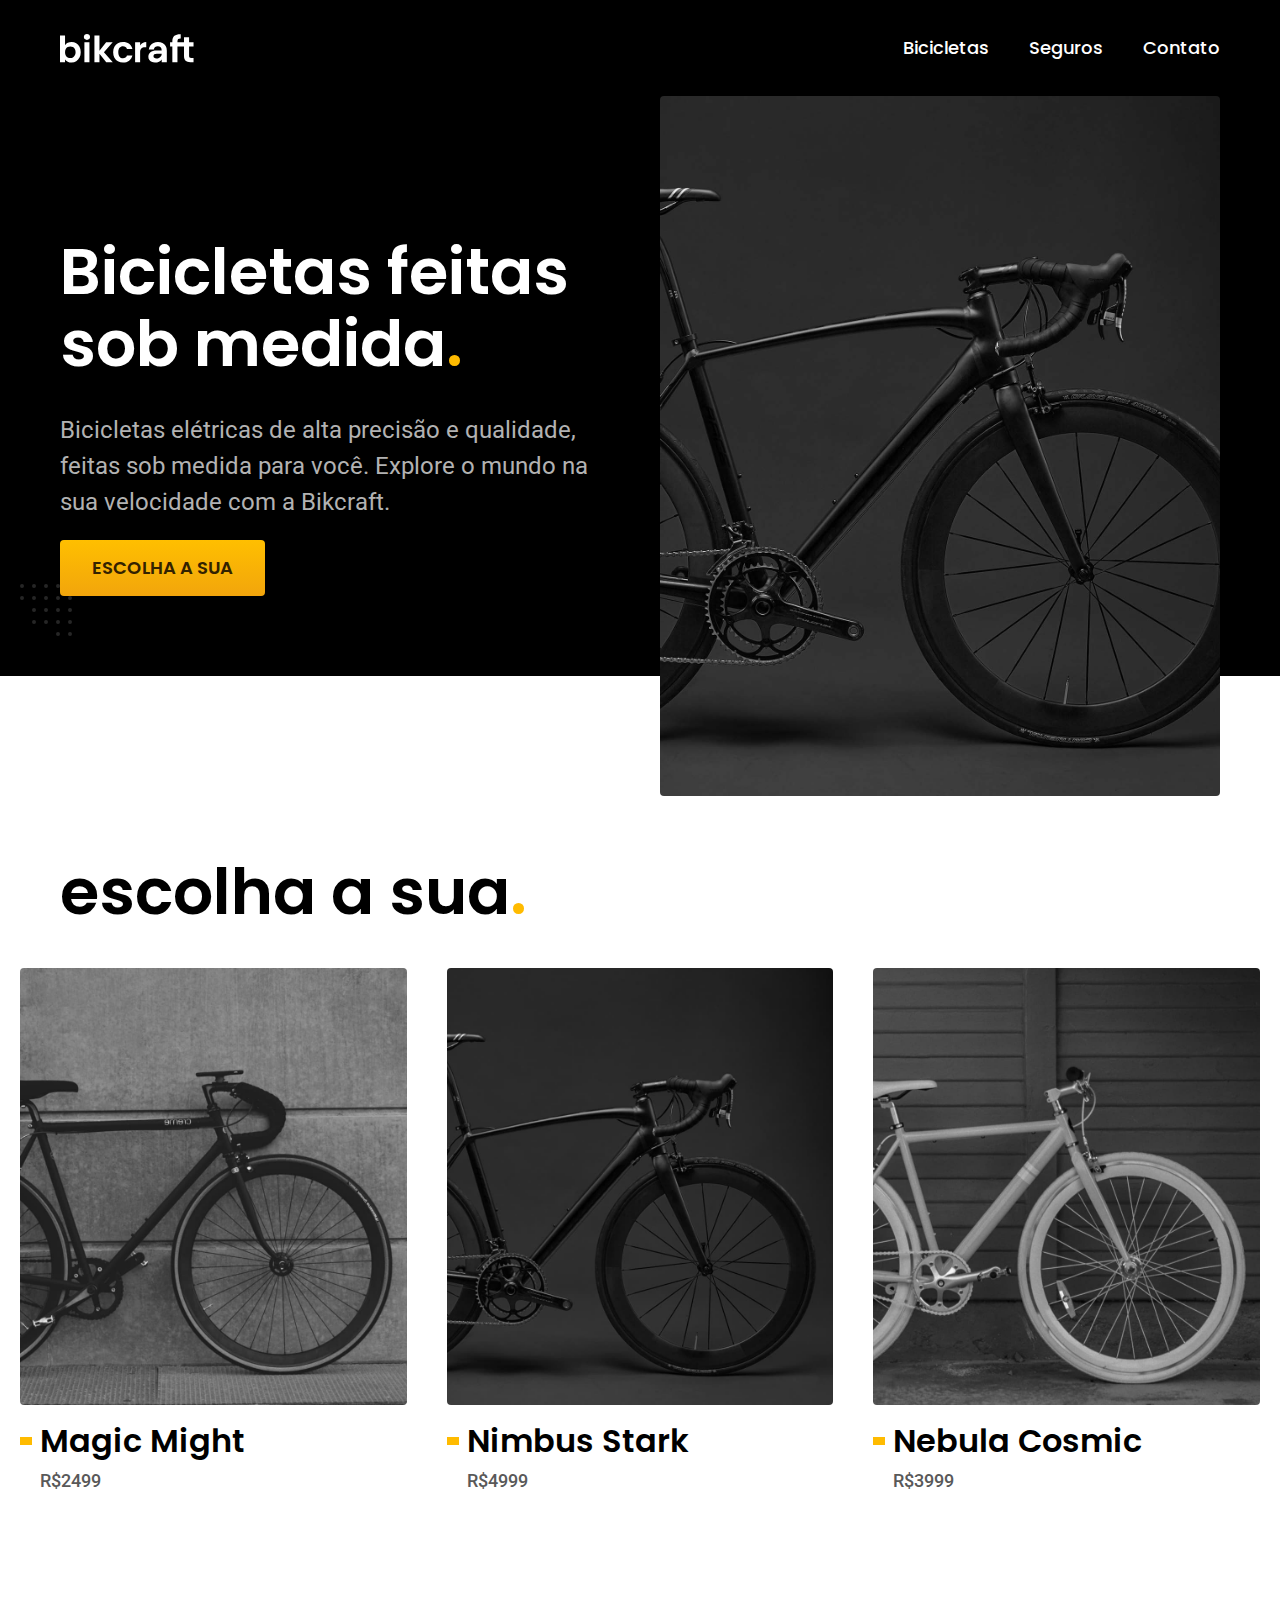
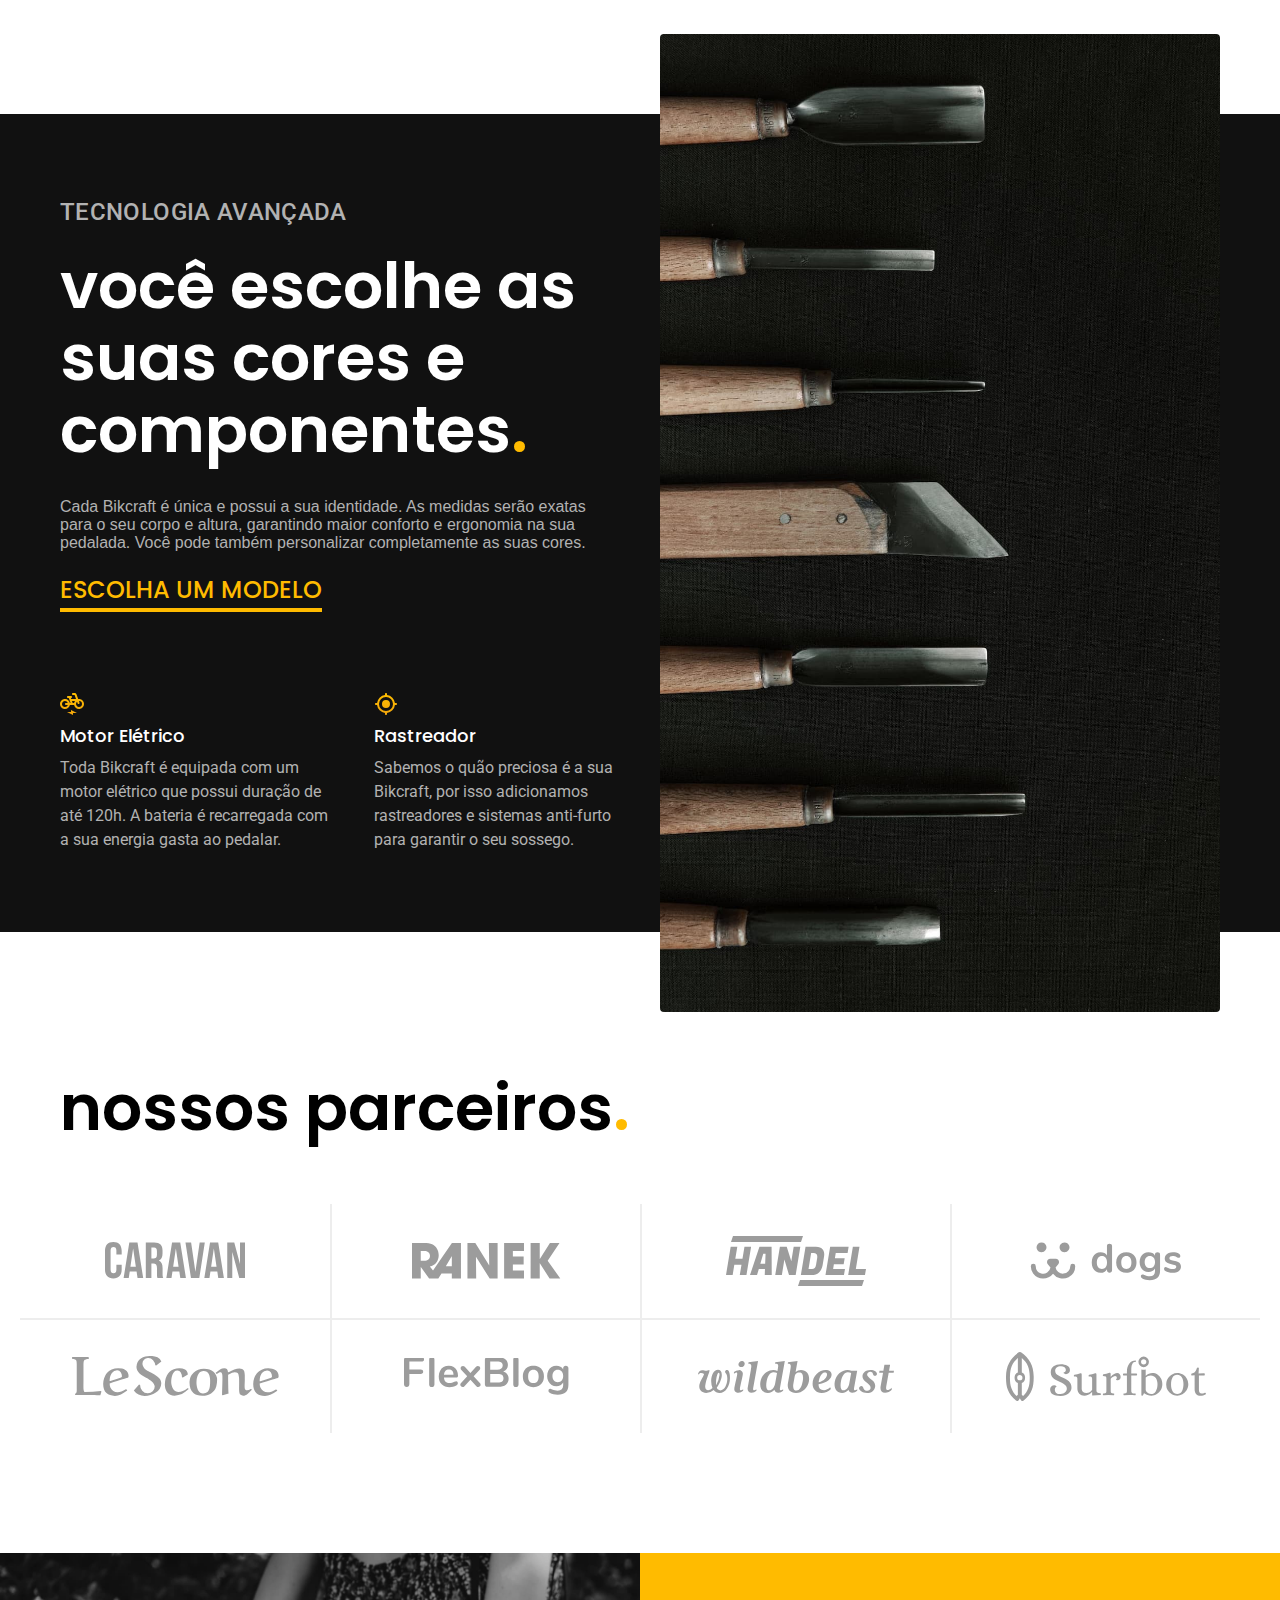
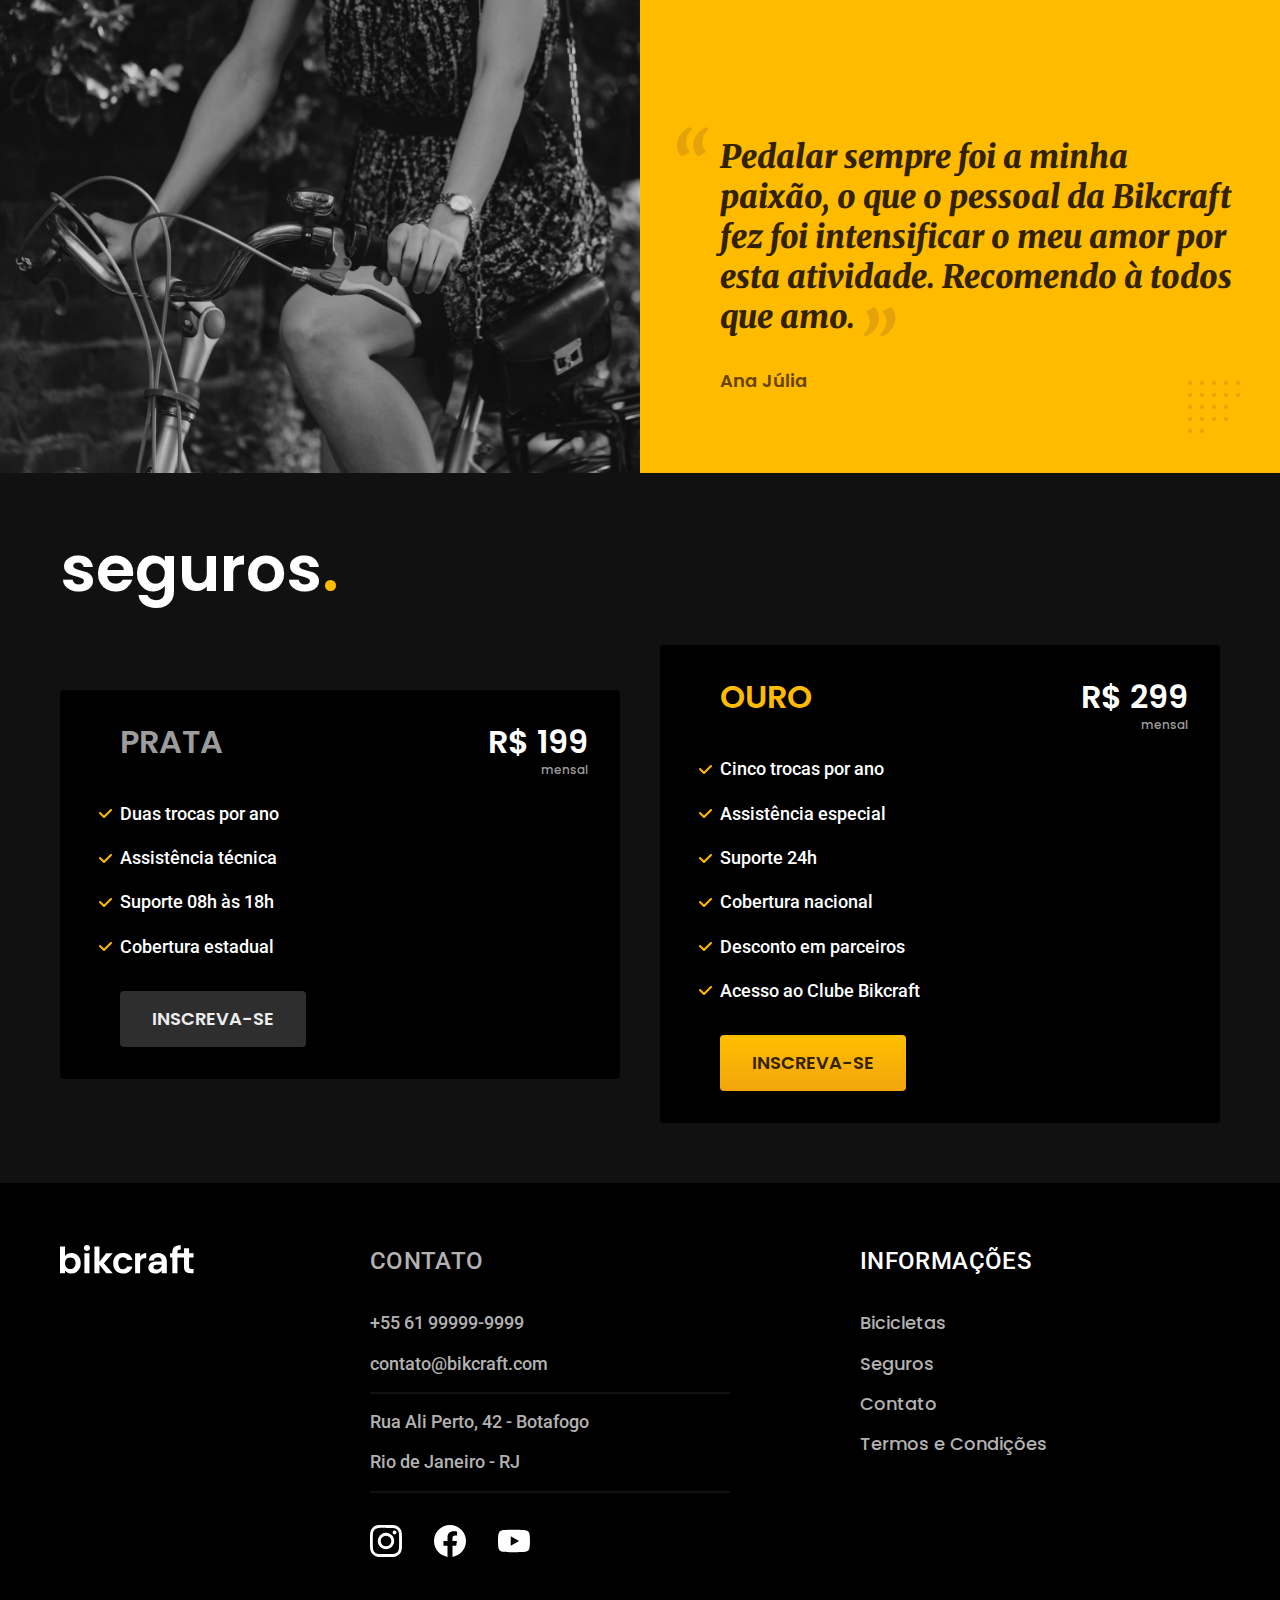
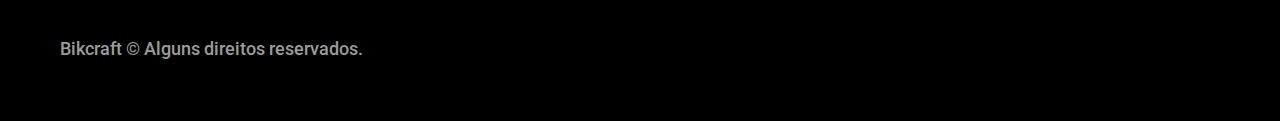
<file: index.html>
<!DOCTYPE html>
<html lang="pt-br">

<head>
  <meta charset="UTF-8">
  <meta name="viewport" content="width=device-width, initial-scale=1.0">
  <meta name="description" content="Bicicletas elétricas de alta precisão e qualidade, feitas sob medida para você. Explore o mundo na sua velocidade com a Bikcraft.">
  <title>Bikcraft - Bicicletas Elétricas</title>

  <link rel="icon" href="./favicon.svg" type="image/svg+xml">
  <link rel="preload" href="./css/style.min.css" as="style">
  <link rel="stylesheet" href="./css/style.min.css">

  <script>document.documentElement.classList.add('js')</script>


  <link rel="preconnect" href="https://fonts.googleapis.com">
  <link rel="preconnect" href="https://fonts.gstatic.com" crossorigin>
  <link href="https://fonts.googleapis.com/css2?family=Merriweather:ital,wght@1,900&family=Poppins:wght@400;600&family=Roboto:wght@400;500&display=swap" rel="stylesheet">
</head>

<body>
  <header class="header-bg">
    <div class="header container">
      <a href="./">
        <img src="./img/bikcraft.svg" width="136" height="32" alt="Bikcraft">
      </a>

      <nav aria-label="primária">
        <ul class="header-menu font-1-m cor-0">
          <li><a href="./bicicletas.html">Bicicletas</a></li>
          <li><a href="./seguros.html">Seguros</a></li>
          <li><a href="./contato.html">Contato</a></li>
        </ul>
      </nav>
    </div>
  </header>

  <main class="introducao-bg">
    <div class="introducao container">
      <div class="introducao-conteudo">
        <h1 class="font-1-xxl cor-0 fadeInDown" data-anime="200">Bicicletas feitas sob medida<span class="cor-p1">.</span></h1>
        <p class="font-2-l cor-5 fadeInDown" data-anime="400">Bicicletas elétricas de alta precisão e qualidade, feitas sob medida para você. Explore o mundo na sua velocidade com a Bikcraft.</p>
        <a class=" botao fadeInDown" data-anime="600" href="/bicicletas.html">escolha a sua</a>
      </div>
      <picture class="fadeInDown" R data-anime="800">
        <source media="(max-width: 800px)" srcset="./img/bicicletas/nimbus.jpg">
        <img src="./img/fotos/introducao.jpg" width="1280" height="1600" alt="Bicicleta preta">
      </picture>
    </div>
  </main>

  <article class="bicicletas-lista">
    <h2 class="container font-1-xxl">escolha a sua<span class="cor-p1">.</span></h2>

    <ul>
      <li>
        <a href="./bicicletas/magic.html">
          <img src="./img/bicicletas/magic-home.jpg" width="920" height="1040" alt="Bicicleta preta">
          <h3 class="font-1-xl">Magic Might</h3>
          <span class="font-2-m cor-8">R$2499</span>
        </a>
      </li>
      <li>
        <a href="./bicicletas/nimbus.html">
          <img src="./img/bicicletas/nimbus-home.jpg" width="920" height="1040" alt="Bicicleta preta">
          <h3 class="font-1-xl">Nimbus Stark</h3>
          <span class="font-2-m cor-8">R$4999</span>
        </a>
      </li>
      <li>
        <a href="./bicicletas/nebula.html">
          <img src="./img/bicicletas/nebula-home.jpg" width="920" height="1040" alt="Bicicleta branco">
          <h3 class="font-1-xl">Nebula Cosmic</h3>
          <span class="font-2-m cor-8">R$3999</span>
        </a>
      </li>
    </ul>

  </article>

  <article class="tecnologia-bg">
    <div class="tecnologia container">
      <div class="tecnologia-conteudo">
        <span class="font-2-l-b cor-5">Tecnologia Avançada</span>
        <h2 class="font-1-xxl cor-0">você escolhe as suas cores e componentes<span class="cor-p1">.</span></h2>
        <p class="font-2-1 cor-5">Cada Bikcraft é única e possui a sua identidade. As medidas serão exatas para o seu corpo e altura, garantindo maior conforto e ergonomia na sua pedalada. Você pode também personalizar completamente as suas cores.</p>
        <a class="link" href="./bicicletas.html">Escolha um modelo</a>
        <div class="tecnlogia-vantagens">
          <div>
            <img src="./img/icones/eletrica.svg" width="24" height="24" alt="">
            <h3 class="font-1-m cor-0">Motor Elétrico</h3>
            <p class="font-2-s cor-5">Toda Bikcraft é equipada com um motor elétrico que possui duração de até 120h. A bateria é recarregada com a sua energia gasta ao pedalar.</p>
          </div>
          <div>
            <img src="./img/icones/rastreador.svg" width="24" height="24" alt="">
            <h3 class="font-1-m cor-0">Rastreador</h3>
            <p class="font-2-s cor-5">Sabemos o quão preciosa é a sua Bikcraft, por isso adicionamos rastreadores e sistemas anti-furto para garantir o seu sossego.</p>
          </div>
        </div>
      </div>

      <div class="tecnologia-imagem">
        <img src="./img/fotos/tecnologia.jpg" width="1200" height="1920" alt="">
      </div>
    </div>
  </article>

  <section class="parceiros" aria-label="Nossos Parceiros">
    <h2 class="container font-1-xxl">nossos parceiros<span class="cor-p1">.</span></h2>

    <ul>
      <li><img src="./img/parceiros/caravan.svg" alt="Caravan" width="140" height="38"></li>
      <li><img src="./img/parceiros/ranek.svg" alt="Ranek" width="149" height="36"></li>
      <li><img src="./img/parceiros/handel.svg" alt="Handel" width="140" height="50"></li>
      <li><img src="./img/parceiros/dogs.svg" alt="Dogs" width="152" height="39"></li>
      <li><img src="./img/parceiros/lescone.svg" alt="LeScone" width="208" height="41"></li>
      <li><img src="./img/parceiros/flexblog.svg" alt="FlexBlog" width="165" height="38"></li>
      <li><img src="./img/parceiros/wildbeast.svg" alt="Wildbeast" width="196" height="34"></li>
      <li><img src="./img/parceiros/surfbot.svg" alt="Surfbot" width="200" height="49"></li>
    </ul>
  </section>

  <section class="depoimento" aria-label="Depoimento">
    <div>
      <img src="./img/fotos/depoimento.jpg" width="1560" height="1360" alt="Pessoa pedalando uma bicicleta Bikcraft">
    </div>
    <div class="depoimento-conteudo">
      <blockquote class="font-1-xl cor-p5">
        <p>Pedalar sempre foi a minha paixão, o que o pessoal da Bikcraft fez foi intensificar o meu amor por esta atividade. Recomendo à todos que amo.</p>
      </blockquote>
      <span class="font-1-m-b cor-p4">Ana Júlia</span>
    </div>
  </section>

  <article class="seguros-bg">
    <div class="seguros container">
      <h2 class="font-1-xxl cor-0">seguros<span class="cor-p1">.</span></h2>
      <div class="seguros-item">
        <h3 class="font-1-xl cor-6">PRATA</h3>
        <span class="font-1-xl cor-0">R$ 199 <span class="font-1-xs cor-6">mensal</span></span>
        <ul class="font-2-m cor-0">
          <li>Duas trocas por ano</li>
          <li>Assistência técnica</li>
          <li>Suporte 08h às 18h</li>
          <li>Cobertura estadual</li>
        </ul>
        <a class="botao secundario" href="./orcamento.html">Inscreva-se</a>
      </div>

      <div class="seguros-item">
        <h3 class="font-1-xl cor-p1">OURO</h3>
        <span class="font-1-xl cor-0">R$ 299 <span class="font-1-xs cor-6">mensal</span></span>
        <ul class="font-2-m cor-0">
          <li>Cinco trocas por ano</li>
          <li>Assistência especial</li>
          <li>Suporte 24h</li>
          <li>Cobertura nacional</li>
          <li>Desconto em parceiros</li>
          <li>Acesso ao Clube Bikcraft</li>
        </ul>
        <a class="botao primario" href="./orcamento.html">Inscreva-se</a>
      </div>
    </div>
  </article>

  <footer class="footer-bg">
    <div class="footer container">
      <img src="./img/bikcraft.svg" width="136" height="32" alt="Bikcraft">
      <div class="footer-contato">
        <h3 class="font-2-l-b cor-5">Contato</h3>
        <ul class="font-2-m cor-5">
          <li><a href="tel:+5561999999999">+55 61 99999-9999</a></li>
          <li><a href="mailto:contato@bikcraft.com">contato@bikcraft.com</a></li>
          <li>Rua Ali Perto, 42 - Botafogo</li>
          <li>Rio de Janeiro - RJ</li>
        </ul>
        <div class="footer-redes">
          <a href="./">
            <img src="./img/redes/instagram.svg" width="32" height="32" alt="instagram">
          </a>
          <a href="./">
            <img src="./img/redes/facebook.svg" width="32" height="32" alt="Facebook">
          </a>
          <a href="./">
            <img src="./img/redes/youtube.svg" width="32" height="32" alt="YouTube">
          </a>
        </div>
      </div>
      <div class="footer-informacoes">
        <h3 class="font-2-l-b cor-0">Informações</h3>
        <nav>
          <ul class="font-1-m cor-5">
            <li><a href="./bicicletas.html">Bicicletas</a></li>
            <li><a href="./seguros.html">Seguros</a></li>
            <li><a href="./contato.html">Contato</a></li>
            <li><a href="./termos.html">Termos e Condições</a></li>
          </ul>
        </nav>
      </div>
      <p class="footer-copy font-2-m cor-6">Bikcraft © Alguns direitos reservados.</p>
    </div>
  </footer>
  <script src="./js/simple-anime.js"></script>
  <script src="./js/script.min.js"></script>
</body>

</html>
</file>
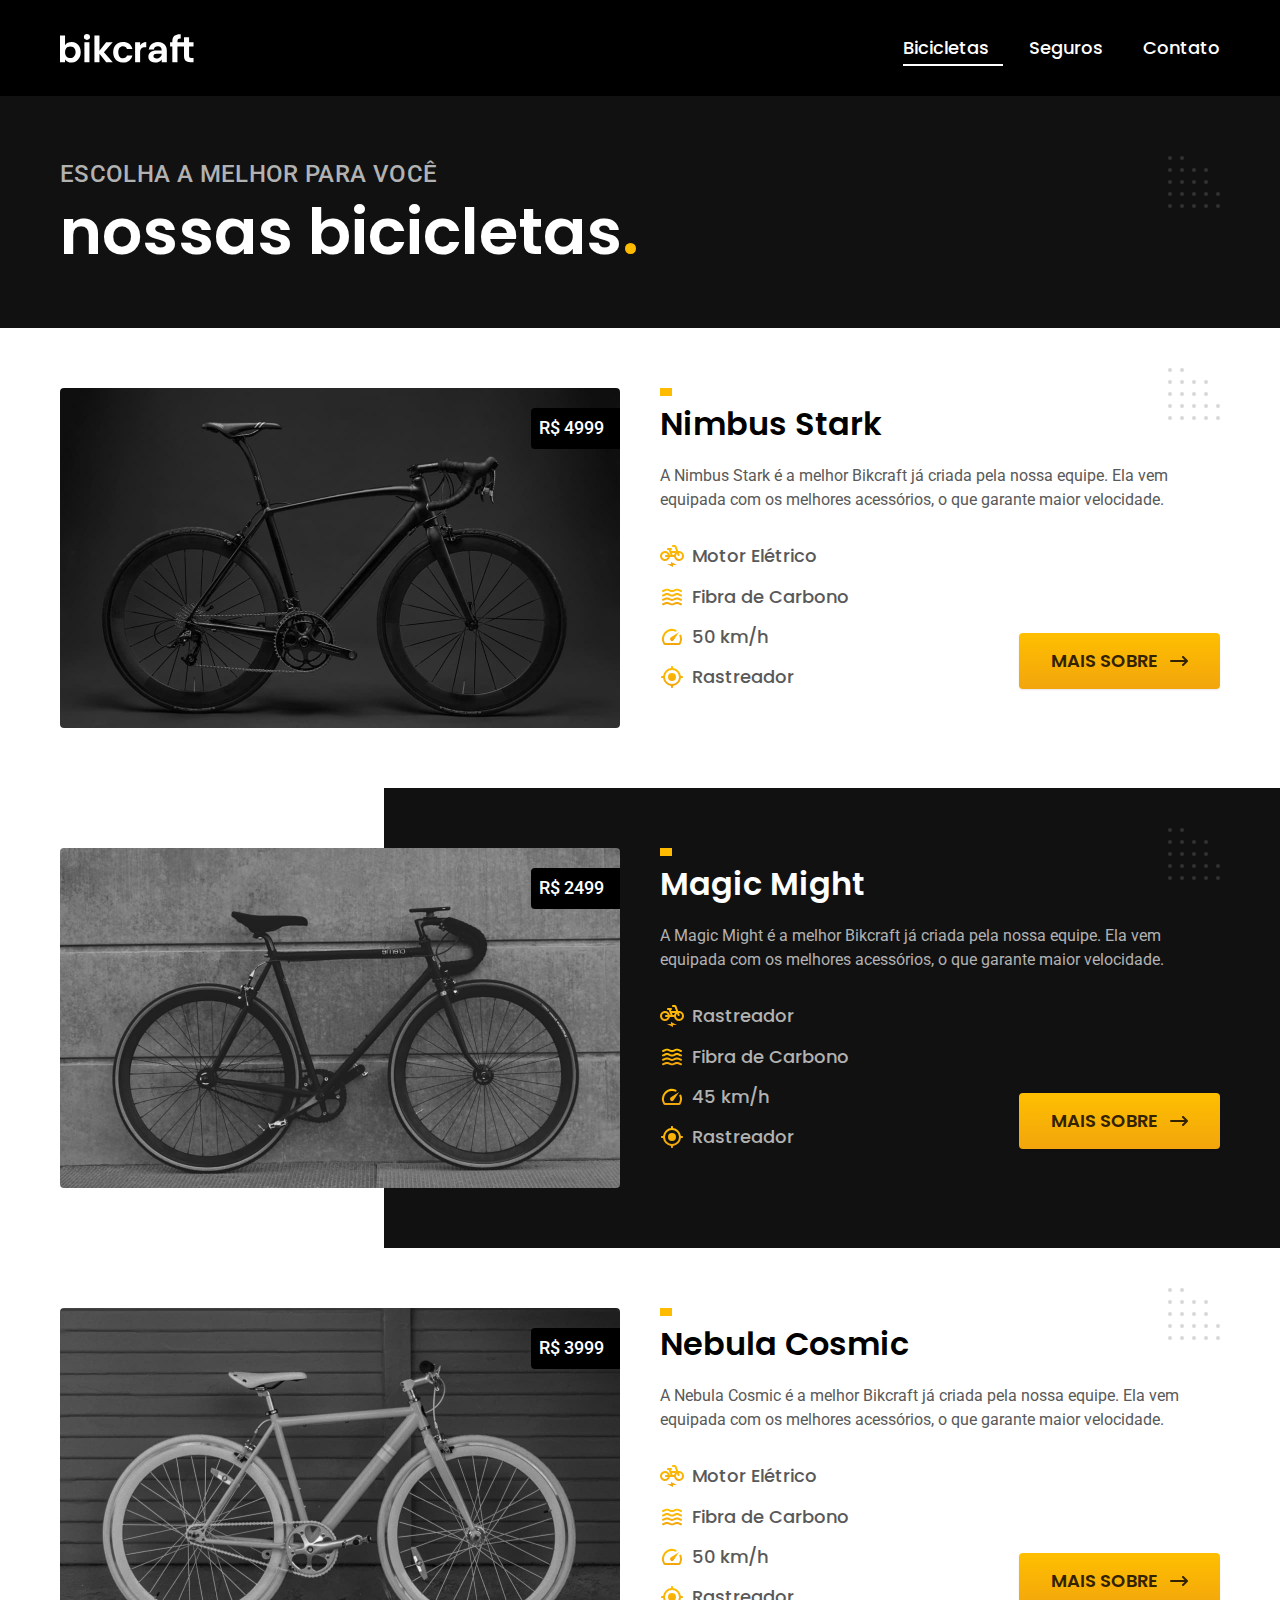
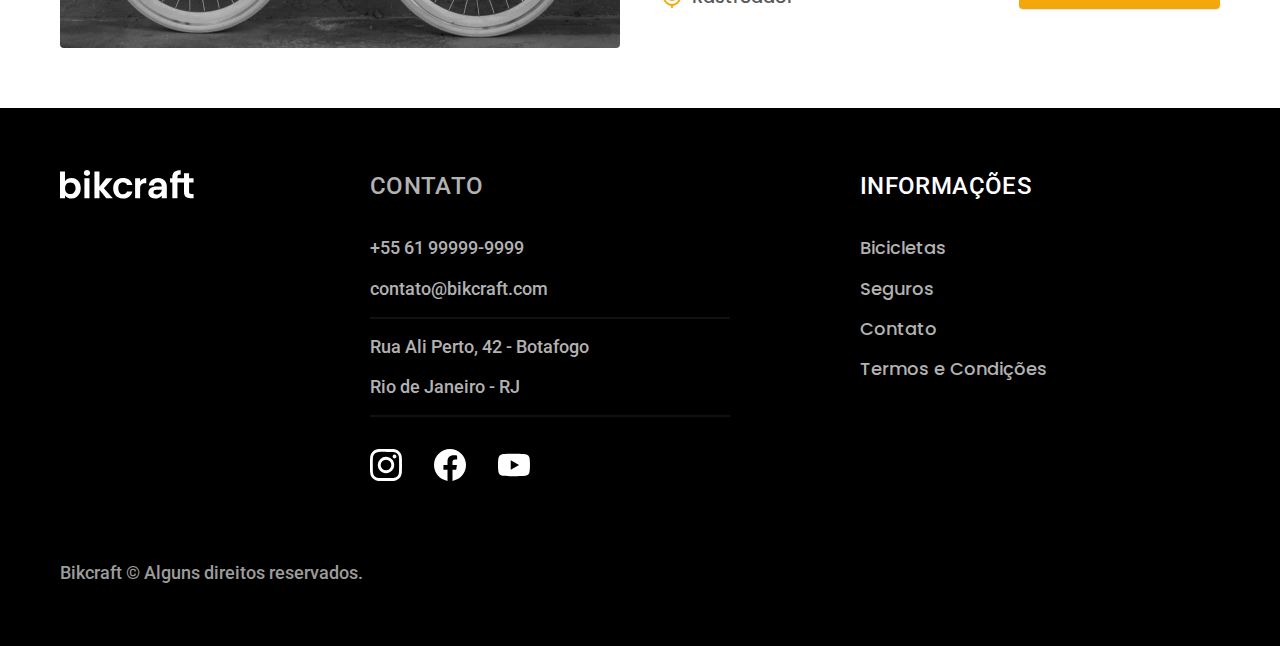
<file: bicicletas.html>
<!DOCTYPE html>
<html lang="pt-br">

<head>
  <meta charset="UTF-8">
  <meta name="viewport" content="width=device-width, initial-scale=1.0">

  <title>Bicicletas | Bikcraft</title>
  <meta name="description" content="Bicicletas">

  <link rel="icon" href="./favicon.svg" type="image/svg+xml">
  <link rel="preload" href="./css/style.min.css" as="style">
  <link rel="stylesheet" href="./css/style.min.css">

  <script>document.documentElement.classList.add('js')</script>


  <link rel="preconnect" href="https://fonts.googleapis.com">
  <link rel="preconnect" href="https://fonts.gstatic.com" crossorigin>
  <link href="https://fonts.googleapis.com/css2?family=Merriweather:ital,wght@1,900&family=Poppins:wght@400;600&family=Roboto:wght@400;500&display=swap" rel="stylesheet">
</head>

<body id="bicicletas">
  <header class="header-bg">
    <div class="header container">
      <a href="./">
        <img src="./img/bikcraft.svg" width="136" height="32" alt="Bikcraft">
      </a>

      <nav aria-label="primária">
        <ul class="header-menu font-1-m cor-0">
          <li><a href="./bicicletas.html">Bicicletas</a></li>
          <li><a href="./seguros.html">Seguros</a></li>
          <li><a href="./contato.html">Contato</a></li>
        </ul>

      </nav>
    </div>
  </header>

  <main>
    <div class="titulo-bg">
      <div class="titulo container">
        <p class="font-2-l-b cor-5 fadeInDown" data-anime="200">Escolha a melhor para você</p>
        <h1 class="font-1-xxl cor-0 fadeInDown" data-anime="400">nossas bicicletas<span class="cor-p1">.</span></h1>
      </div>
    </div>

    <div class="bicicletas container fadeInUp" data-anime="600">
      <div class="bicicletas-imagem">
        <img src="./img/bicicletas/nimbus.jpg" width="1120" height="680" alt="Bicicleta preta">
        <span class="font-2-m cor-0">R$ 4999</span>
      </div>
      <div class="bicicletas-conteudo">
        <h2 class="font-1-xl">Nimbus Stark</h2>
        <p class="font-2-s cor-8">A Nimbus Stark é a melhor Bikcraft já criada pela nossa equipe. Ela vem equipada com os melhores acessórios, o que garante maior velocidade.</p>
        <ul class="font-1-m cor-8">
          <li>
            <img src="./img/icones/eletrica.svg" width="24" height="24"><span>Motor Elétrico</span>
          </li>
          <li>
            <img src="./img/icones/carbono.svg" width="24" height="24"><span>Fibra de Carbono</span>
          </li>
          <li>
            <img src="./img/icones/velocidade.svg" width="24" height="24"><span>50 km/h</span>
          </li>
          <li>
            <img src="./img/icones/rastreador.svg" width="24" height="24"><span>Rastreador</span>
          </li>
        </ul>
        <a class="botao seta" href="./bicicletas/nimbus.html">Mais sobre</a>
      </div>
    </div>

    <div class="bicicletas-bg">
      <div class="bicicletas container">
        <div class="bicicletas-imagem">
          <img src="./img/bicicletas/magic.jpg" width="1120" height="680" height="24" alt="Bicicleta preta">
          <span class="font-2-m cor-0">R$ 2499</span>
        </div>
        <div class="bicicletas-conteudo">
          <h2 class="font-1-xl cor-0">Magic Might</h2>
          <p class="font-2-s cor-5">A Magic Might é a melhor Bikcraft já criada pela nossa equipe. Ela vem equipada com os melhores acessórios, o que garante maior velocidade.</p>
          <ul class="font-1-m cor-5">
            <li>
              <img src="./img/icones/eletrica.svg" width="24" height="24"><span>Rastreador</span>
            </li>
            <li>
              <img src="./img/icones/carbono.svg" width="24" height="24"><span>Fibra de Carbono</span>
            </li>
            <li>
              <img src="./img/icones/velocidade.svg" width="24" height="24"><span>45 km/h</span>
            </li>
            <li>
              <img src="./img/icones/rastreador.svg" width="24" height="24"><span>Rastreador</span>
            </li>
          </ul>
          <a class="botao seta" href="./bicicletas/magic.html">Mais sobre</a>

        </div>
      </div>
    </div>

    <div class="bicicletas container">
      <div class="bicicletas-imagem">
        <img src="./img/bicicletas/nebula.jpg" width="1120" height="680" alt="Bicicleta preta">
        <span class="font-2-m cor-0">R$ 3999</span>
      </div>
      <div class="bicicletas-conteudo">
        <h2 class="font-1-xl">Nebula Cosmic</h2>
        <p class="font-2-s cor-8">A Nebula Cosmic é a melhor Bikcraft já criada pela nossa equipe. Ela vem equipada com os melhores acessórios, o que garante maior velocidade.</p>
        <ul class="font-1-m cor-8">
          <li>
            <img src="./img/icones/eletrica.svg" width="24" height="24"><span>Motor Elétrico</span>
          </li>
          <li>
            <img src="./img/icones/carbono.svg" width="24" height="24"><span>Fibra de Carbono</span>
          </li>
          <li>
            <img src="./img/icones/velocidade.svg" width="24" height="24"><span>50 km/h</span>
          </li>
          <li>
            <img src="./img/icones/rastreador.svg" width="24" height="24"><span>Rastreador</span>
          </li>
        </ul>
        <a class="botao seta" href="./bicicletas/nebula.html">Mais sobre</a>
      </div>
    </div>


  </main>

  <footer class="footer-bg">
    <div class="footer container">
      <img src="./img/bikcraft.svg" width="136" height="32" alt="Bikcraft">
      <div class="footer-contato">
        <h3 class="font-2-l-b cor-5">Contato</h3>
        <ul class="font-2-m cor-5">
          <li><a href="tel:+5561999999999">+55 61 99999-9999</a></li>
          <li><a href="mailto:contato@bikcraft.com">contato@bikcraft.com</a></li>
          <li>Rua Ali Perto, 42 - Botafogo</li>
          <li>Rio de Janeiro - RJ</li>
        </ul>
        <div class="footer-redes">
          <a href="./">
            <img src="./img/redes/instagram.svg" width="32" height="32" alt="Instagram">
          </a>
          <a href="./">
            <img src="./img/redes/facebook.svg" width="32" height="32" alt="Facebook">
          </a>
          <a href="./">
            <img src="./img/redes/youtube.svg" width="32" height="32" alt="YouTube">
          </a>
        </div>
      </div>
      <div class="footer-informacoes">
        <h3 class="font-2-l-b cor-0">Informações</h3>
        <nav>
          <ul class="font-1-m cor-5">
            <li><a href="./bicicletas.html">Bicicletas</a></li>
            <li><a href="./seguros.html">Seguros</a></li>
            <li><a href="./contato.html">Contato</a></li>
            <li><a href="./termos.html">Termos e Condições</a></li>
          </ul>
        </nav>
      </div>
      <p class="footer-copy font-2-m cor-6">Bikcraft © Alguns direitos reservados.</p>
    </div>
  </footer>
  <script src="./js/simple-anime.js"></script>
  <script src="./js/script.min.js"></script>
</body>

</html>
</file>
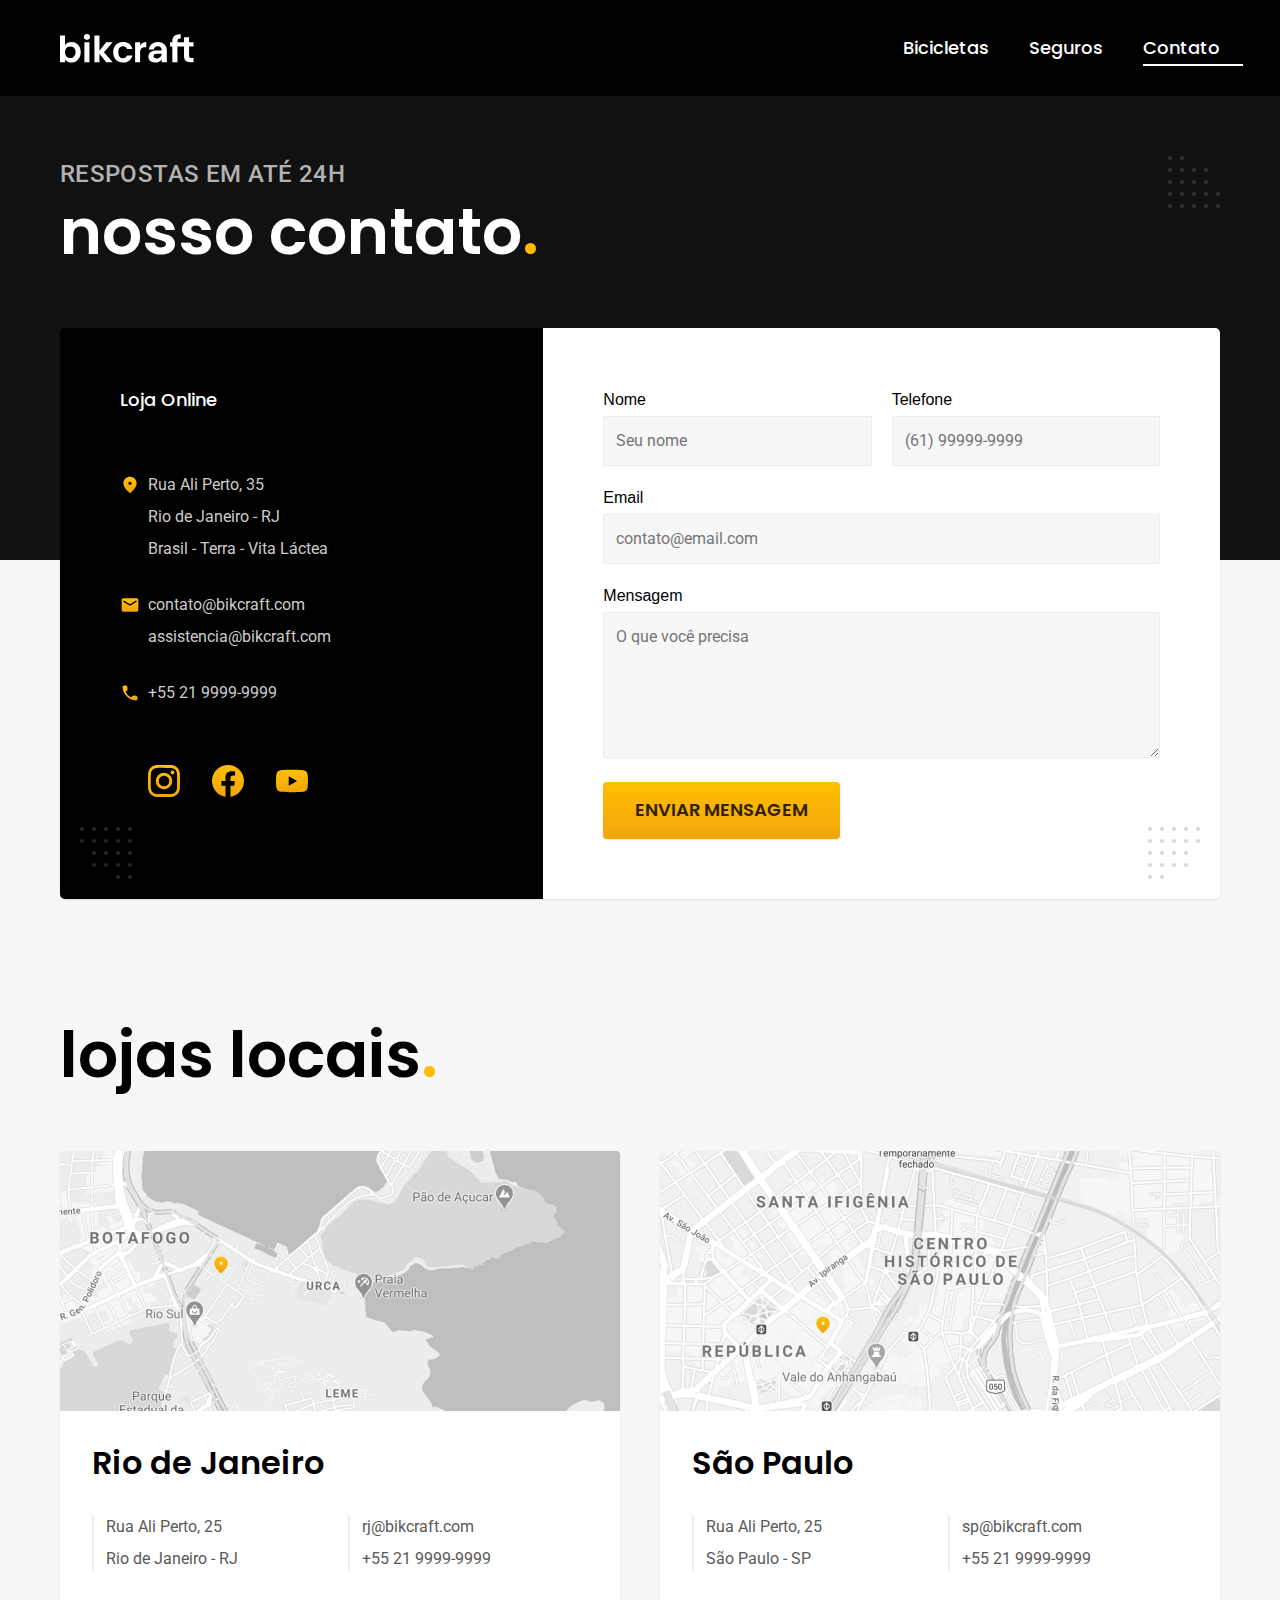
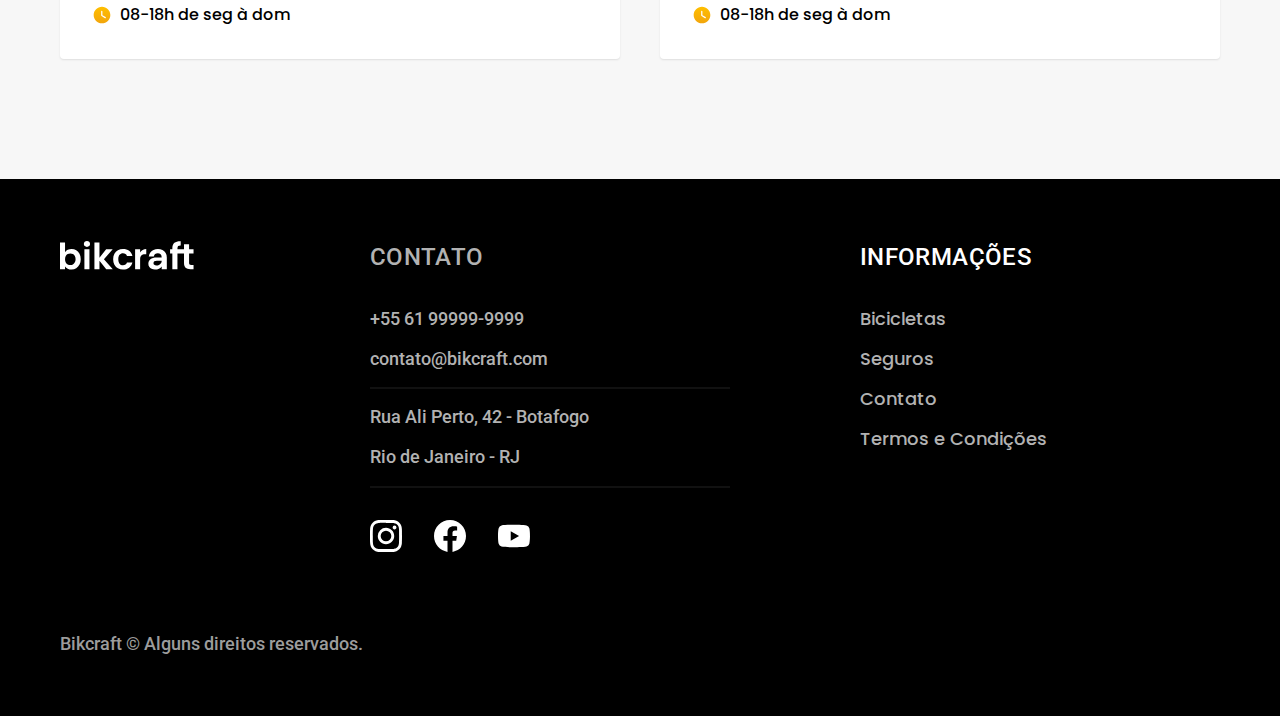
<file: contato.html>
<!DOCTYPE html>
<html lang="pt-br">

<head>
  <meta charset="UTF-8">
  <meta name="viewport" content="width=device-width, initial-scale=1.0">

  <title>Contato | Bikcraft</title>
  <meta name="description" content="Contato">

  <link rel="icon" href="./favicon.svg" type="image/svg+xml">
  <link rel="preload" href="./css/style.min.css" as="style">
  <link rel="stylesheet" href="./css/style.min.css">

  <script>document.documentElement.classList.add('js')</script>


  <link rel="preconnect" href="https://fonts.googleapis.com">
  <link rel="preconnect" href="https://fonts.gstatic.com" crossorigin>
  <link href="https://fonts.googleapis.com/css2?family=Merriweather:ital,wght@1,900&family=Poppins:wght@400;600&family=Roboto:wght@400;500&display=swap" rel="stylesheet">
</head>

<body id="contato">
  <header class="header-bg">
    <div class="header container">
      <a href="./">
        <img src="./img/bikcraft.svg" width="136" height="32" alt="Bikcraft">
      </a>

      <nav aria-label="primária">
        <ul class="header-menu font-1-m cor-0">
          <li><a href="./bicicletas.html">Bicicletas</a></li>
          <li><a href="./seguros.html">Seguros</a></li>
          <li><a href="./contato.html">Contato</a></li>
        </ul>
      </nav>
    </div>
  </header>

  <main>
    <div class="titulo-bg">
      <div class="titulo container">
        <p class="font-2-l-b cor-5 fadeInDown" data-anime="200">Respostas em até 24h</p>
        <h1 class=" font-1-xxl cor-0 fadeInDown" data-anime="400">nosso contato<span class="cor-p1">.</span></h1>
      </div>
    </div>


    <div class="contato container fadeInUp" data-anime="600">
      <section class="contato-dados" aria-relevant="Endereço">
        <h2 class="font-1-m cor-0">Loja Online</h2>
        <div class="contato-endereco font-2-s cor-4">
          <p>Rua Ali Perto, 35</p>
          <p>Rio de Janeiro - RJ</p>
          <p>Brasil - Terra - Vita Láctea</p>
        </div>
        <address class="contato-meios font-2-s cor-4">
          <a href="mailto:contato@bikcraft.com">contato@bikcraft.com</a><a href="mailto:assistencia@bikcraft.com">assistencia@bikcraft.com</a>
          <a href="tel:+55 21 9999-9999">+55 21 9999-9999</a>
        </address>
        <div class="contato-redes">
          <a href="./">
            <img src="./img/redes/instagram-p.svg" width="32" height="32" alt="Instagram">
          </a>
          <a href="./">
            <img src="./img/redes/facebook-p.svg" width="32" height="32" alt="Facebook">
          </a>
          <a href="./">
            <img src="./img/redes/youtube-p.svg" width="32" height="32" alt="YouTube">
          </a>
        </div>
      </section>
      <section class="contato-formulario" aria-label="Formulário">
        <form class="form" action="./contato.html">
          <div>
            <label for="nome">Nome</label>
            <input type="text" id="nome" name="nome" placeholder="Seu nome">
          </div>
          <div>
            <label for="telefone">Telefone</label>
            <input type="text" id="telefone" name="telefone" placeholder="(61) 99999-9999">
          </div>
          <div class="col-2">
            <label for="email">Email</label>
            <input type="text" id="email" name="email" placeholder="contato@email.com">
          </div>
          <div class="col-2">
            <label for="mensagem">Mensagem</label>
            <textarea rows="5" id="mensagem" name="mensagem" placeholder="O que você precisa"></textarea>
          </div>
          <button class="botao col-2">Enviar Mensagem</button>
        </form>
      </section>
    </div>

  </main>

  <article class="lojas container">
    <h2 class="font-1-xxl">lojas locais<span class="cor-p1">.</span></h2>
    <div class="lojas-item">
      <img src="./img/lojas/rj.jpg" width="1120" height="520" alt="mapa marcando o endereço em Rua Ali Perto, 25 - Rio de Janeiro - RJ">
      <div class="lojas-conteudo">
        <h3 class="font-1-xl">Rio de Janeiro</h3>
        <div class="lojas-dados font-2-s cor-8">
          <p>Rua Ali Perto, 25</p>
          <p>Rio de Janeiro - RJ</p>
        </div>
        <div class="lojas-dados font-2-s cor-8">
          <a href="mailto:rj@bikcraft.com">rj@bikcraft.com</a>
          <a href="tel:+552199999999">+55 21 9999-9999</a>
        </div>
        <p class="lojas-tempo font-1-s"><img src="./img/icones/horario.svg" width="20" height="20" alt="">08-18h de seg à dom</p>
      </div>
    </div>


    <div class="lojas-item">
      <img src="./img/lojas/sp.jpg" width="1120" height="520" alt="mapa marcando o endereço em Rua Ali Perto, 25 - São Paulo - sp">
      <div class="lojas-conteudo">
        <h3 class="font-1-xl">São Paulo</h3>
        <div class="lojas-dados font-2-s cor-8">
          <p>Rua Ali Perto, 25</p>
          <p>São Paulo - SP</p>
        </div>
        <div class="lojas-dados font-2-s cor-8">
          <a href="mailto:sp@bikcraft.com">sp@bikcraft.com</a>
          <a href="tel:+551199999999">+55 21 9999-9999</a>
        </div>
        <p class="lojas-tempo font-1-s"><img src="./img/icones/horario.svg" width="20" height="20" alt="">08-18h de seg à dom</p>
      </div>
    </div>
  </article>

  <footer class="footer-bg">
    <div class="footer container">
      <img src="./img/bikcraft.svg" width="136" height="32" alt="Bikcraft">
      <div class="footer-contato">
        <h3 class="font-2-l-b cor-5">Contato</h3>
        <ul class="font-2-m cor-5">
          <li><a href="tel:+5561999999999">+55 61 99999-9999</a></li>
          <li><a href="mailto:contato@bikcraft.com">contato@bikcraft.com</a></li>
          <li>Rua Ali Perto, 42 - Botafogo</li>
          <li>Rio de Janeiro - RJ</li>
        </ul>
        <div class="footer-redes">
          <a href="./">
            <img src="./img/redes/instagram.svg" width="32" height="32" alt="Instagram">
          </a>
          <a href="./">
            <img src="./img/redes/facebook.svg" width="32" height="32" alt="Facebook">
          </a>
          <a href="./">
            <img src="./img/redes/youtube.svg" width="32" height="32" alt="YouTube">
          </a>
        </div>

      </div>
      <div class="footer-informacoes">
        <h3 class="font-2-l-b cor-0">Informações</h3>
        <nav>
          <ul class="font-1-m cor-5">
            <li><a href="./bicicletas.html">Bicicletas</a></li>
            <li><a href="./seguros.html">Seguros</a></li>
            <li><a href="./contato.html">Contato</a></li>
            <li><a href="./termos.html">Termos e Condições</a></li>
          </ul>
        </nav>
      </div>
      <p class="footer-copy font-2-m cor-6">Bikcraft © Alguns direitos reservados.</p>
    </div>
  </footer>
  <script src="./js/simple-anime.js"></script>
  <script src="./js/script.min.js"></script>
</body>

</html>
</file>
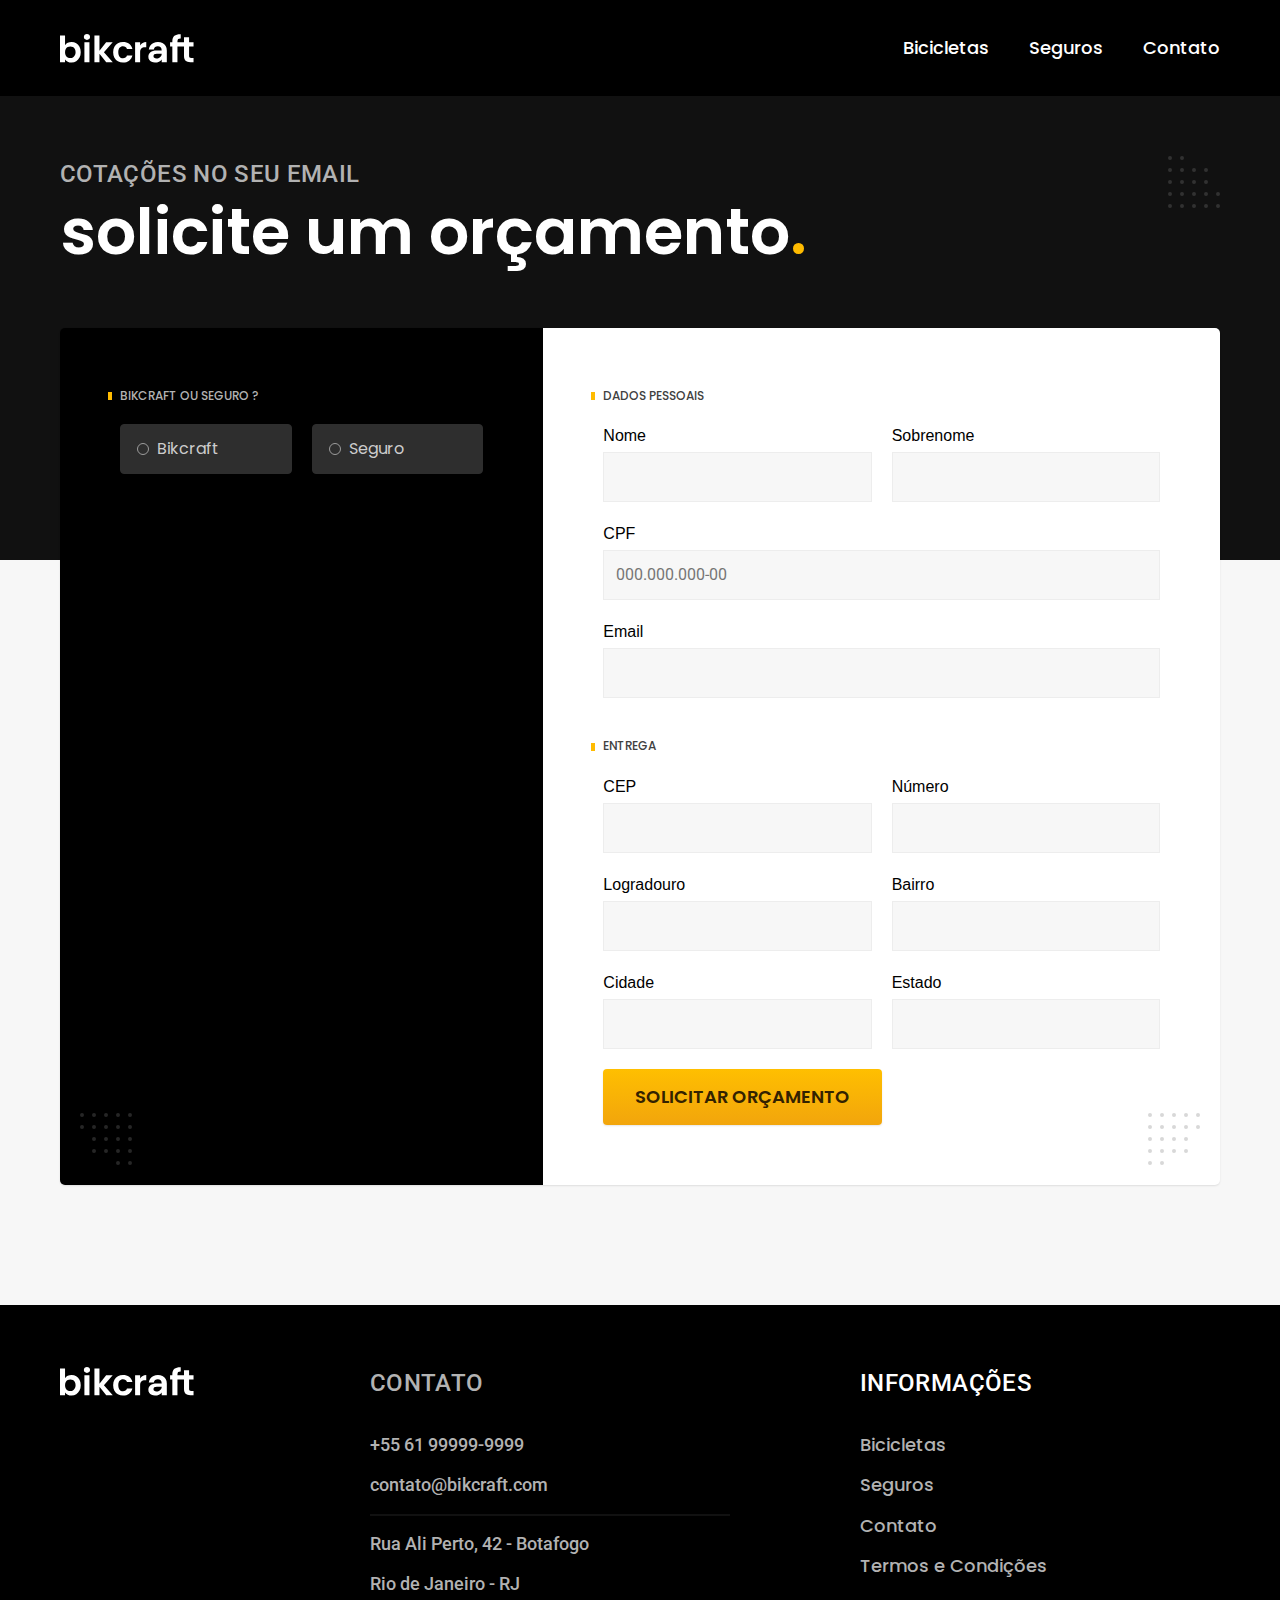
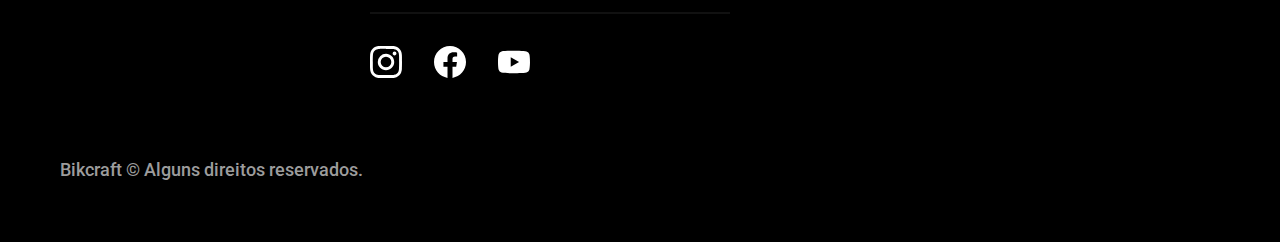
<file: orcamento.html>
<!DOCTYPE html>
<html lang="pt-br">

<head>
  <meta charset="UTF-8">
  <meta name="viewport" content="width=device-width, initial-scale=1.0">

  <title>Orçamento | Bikcraft</title>
  <meta name="description" content="Orçamento">

  <link rel="icon" href="./favicon.svg" type="image/svg+xml">
  <link rel="preload" href="./css/style.min.css" as="style">
  <link rel="stylesheet" href="./css/style.min.css">

  <script>document.documentElement.classList.add('js')</script>


  <link rel="preconnect" href="https://fonts.googleapis.com">
  <link rel="preconnect" href="https://fonts.gstatic.com" crossorigin>
  <link href="https://fonts.googleapis.com/css2?family=Merriweather:ital,wght@1,900&family=Poppins:wght@400;600&family=Roboto:wght@400;500&display=swap" rel="stylesheet">
</head>

<body id="orcamento">
  <header class="header-bg">
    <div class="header container">
      <a href="./">
        <img src="./img/bikcraft.svg" width="136" height="32" alt="">
      </a>

      <nav aria-label="primária">
        <ul class="header-menu font-1-m cor-0">
          <li><a href="./bicicletas.html">Bicicletas</a></li>
          <li><a href="./seguros.html">Seguros</a></li>
          <li><a href="./contato.html">Contato</a></li>
        </ul>
      </nav>
    </div>
  </header>

  <main>
    <div class="titulo-bg">
      <div class="titulo container">
        <p class="font-2-l-b cor-5">Cotações no seu email</p>
        <h1 class="font-1-xxl cor-0">solicite um orçamento<span class="cor-p1">.</span></h1>
      </div>
    </div>


    <form class="orcamento container" action="./">
      <div class="orcamento-produto">
        <h2 class="font-1-xs cor-5">Bikcraft ou Seguro ?</h2>

        <input type="radio" name="tipo" value="Bikcraft" id="bikcraft">
        <label for="bikcraft">Bikcraft</label>

        <input type="radio" name="tipo" value="seguro" id="seguro">
        <label for="seguro">Seguro</label>

        <div class="orcamento-conteudo" id="orcamento-bikcraft">
          <h2 class="font-1-xs cor-5">Escolha a sua</h2>

          <input type="radio" name="produto" value="nimbus" id="nimbus">
          <label for="nimbus">Nimbus Stark <span>R$ 4999</span></label>
          <div class="orcamento-detalhes">
            <ul class="font-1-xs cor-8">
              <li><img src="./img/icones/eletrica.svg" width="32" height="32" alt="">Motor Elétrico</li>
              <li><img src="./img/icones/carbono.svg" width="32" height="32" alt="">Fibra de Carbono</li>
              <li><img src="./img/icones/velocidade.svg" width="32" height="32" alt="">50 km/h</li>
              <li><img src="./img/icones/rastreador.svg" width="32" height="32" alt="">Rastreador</li>
            </ul>
            <img src="./img/bicicletas/nimbus.jpg" width="1120" height="680" alt="Bicicleta preta">
          </div>

          <input type="radio" name="produto" value="magic" id="magic">
          <label for="magic">Magic Might <span>R$ 2499</span></label>
          <div class="orcamento-detalhes">
            <ul class="font-1-xs cor-8">
              <li><img src="./img/icones/eletrica.svg" width="32" height="32" alt="">Motor Elétrico</li>
              <li><img src="./img/icones/carbono.svg" width="32" height="32" alt="">Fibra de Carbono</li>
              <li><img src="./img/icones/velocidade.svg" width="32" height="32" alt="">45 km/h</li>
              <li><img src="./img/icones/rastreador.svg" width="32" height="32" alt="">Rastreador</li>
            </ul>
            <img src="./img/bicicletas/magic.jpg" width="1120" height="680" alt="Bicicleta preta">
          </div>

          <input type="radio" name="produto" value="nebula" id="nebula">
          <label for="nebula">Nebula Cosmic <span>R$ 3999</span></label>
          <div class="orcamento-detalhes">
            <ul class="font-1-xs cor-8">
              <li><img src="./img/icones/eletrica.svg" width="32" height="32" alt="">Motor Elétrico</li>
              <li><img src="./img/icones/carbono.svg" width="32" height="32" alt="">Fibra de Carbono</li>
              <li><img src="./img/icones/velocidade.svg" width="32" height="32" alt="">40 km/h</li>
              <li><img src="./img/icones/rastreador.svg" width="32" height="32" alt="">Rastreador</li>
            </ul>
            <img src="./img/bicicletas/nebula.jpg" width="1120" height="680" alt="Bicicleta branca">
          </div>

        </div>


        <div class="orcamento-conteudo" id="orcamento-seguro">
          <h2 class="font-1-xs cor-5">Escolha o plano</h2>

          <input type="radio" name="produto" value="prata" id="prata">
          <label for="prata">Prata <span>R$ 199</span></label>

          <input type="radio" name="produto" value="ouro" id="ouro">
          <label for="ouro">Ouro <span>R$ 299</span></label>
        </div>

      </div>
      <div class="orcamento-dados form">
        <h2 class="font-1-xs cor-9 col-2">dados pessoais</h2>
        <div>
          <label for="nome">Nome</label>
          <input type="text" id="nome" name="nome">
        </div>
        <div>
          <label for="sobrenome">Sobrenome</label>
          <input type="text" id="sobrenome" name="sobrenome">
        </div>
        <div class="col-2">
          <label for="cpf">CPF</label>
          <input type="text" id="cpf" name="cpf" placeholder="000.000.000-00">
        </div>
        <div class="col-2">
          <label for="email">Email</label>
          <input type="text" id="email" name="email">
        </div>


        <h2 class="font-1-xs cor-9 col-2">entrega</h2>
        <div>
          <label for="cep">CEP</label>
          <input type="text" id="cep" name="cep">
        </div>
        <div>
          <label for="numero">Número</label>
          <input type="text" id="numero" name="numero">
        </div>
        <div>
          <label for="logradouro">Logradouro</label>
          <input type="text" id="logradouro" name="logradouro">
        </div>
        <div>
          <label for="bairro">Bairro</label>
          <input type="text" id="bairro" name="bairro">
        </div>
        <div>
          <label for="cidade">Cidade</label>
          <input type="text" id="cidade" name="cidade">
        </div>
        <div>
          <label for="estado">Estado</label>
          <input type="text" id="estado" name="estado">
        </div>
        <button class="botao col-2">Solicitar Orçamento</button>
      </div>
    </form>
  </main>

  <footer class="footer-bg">
    <div class="footer container">
      <img src="./img/bikcraft.svg" width="136" height="32" alt="Bikcraft">
      <div class="footer-contato">
        <h3 class="font-2-l-b cor-5">Contato</h3>
        <ul class="font-2-m cor-5">
          <li><a href="tel:+5561999999999">+55 61 99999-9999</a></li>
          <li><a href="mailto:contato@bikcraft.com">contato@bikcraft.com</a></li>
          <li>Rua Ali Perto, 42 - Botafogo</li>
          <li>Rio de Janeiro - RJ</li>
        </ul>
        <div class="footer-redes">
          <a href="./">
            <img src="./img/redes/instagram.svg" width="32" height="32" alt="Instagram">
          </a>
          <a href="./">
            <img src="./img/redes/facebook.svg" width="32" height="32" alt="Facebook">
          </a>
          <a href="./">
            <img src="./img/redes/youtube.svg" width="32" height="32" alt="YouTube">
          </a>
        </div>
      </div>
      <div class="footer-informacoes">
        <h3 class="font-2-l-b cor-0">Informações</h3>
        <nav>
          <ul class="font-1-m cor-5">
            <li><a href="./bicicletas.html">Bicicletas</a></li>
            <li><a href="./seguros.html">Seguros</a></li>
            <li><a href="./contato.html">Contato</a></li>
            <li><a href=".termos.html">Termos e Condições</a></li>
          </ul>
        </nav>
      </div>
      <p class="footer-copy font-2-m cor-6">Bikcraft © Alguns direitos reservados.</p>
    </div>
  </footer>
  <script src="./js/simple-anime.js"></script>
  <script src="./js/script.min.js"></script>
</body>

</html>
</file>
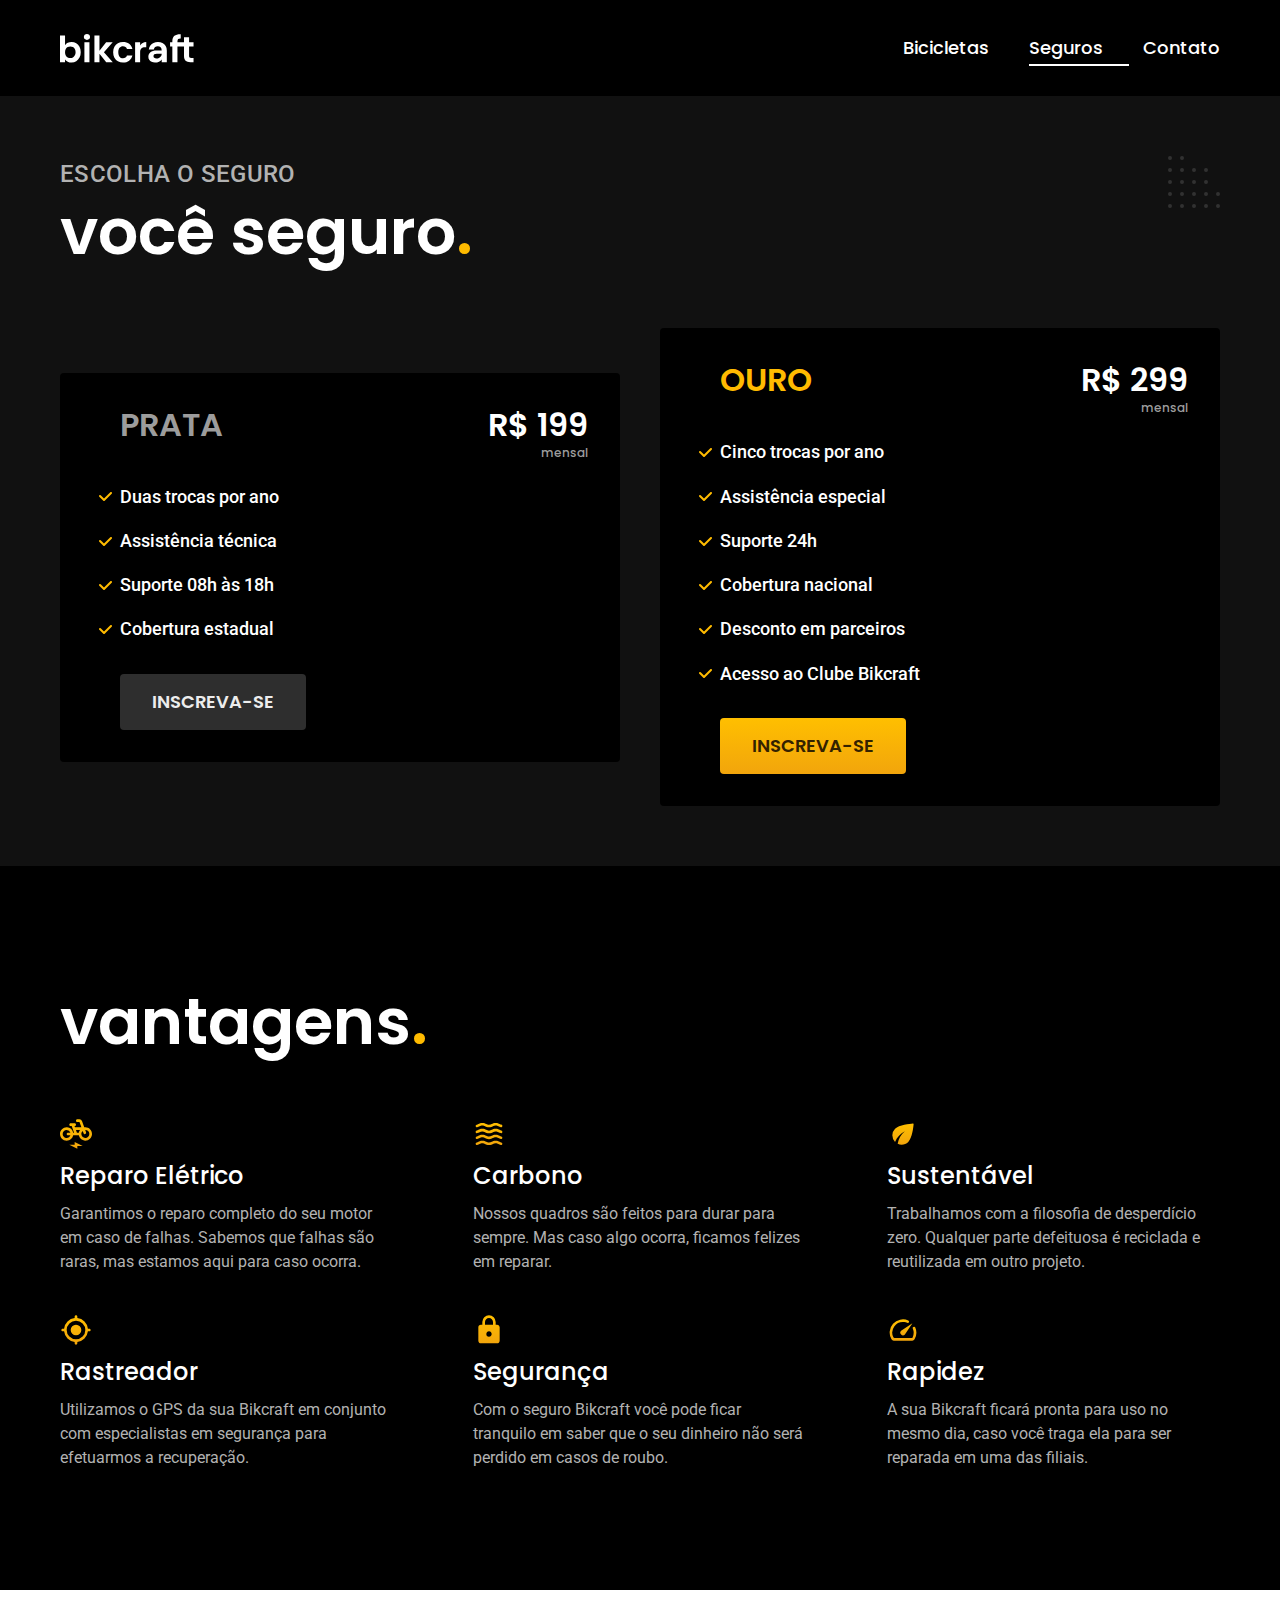
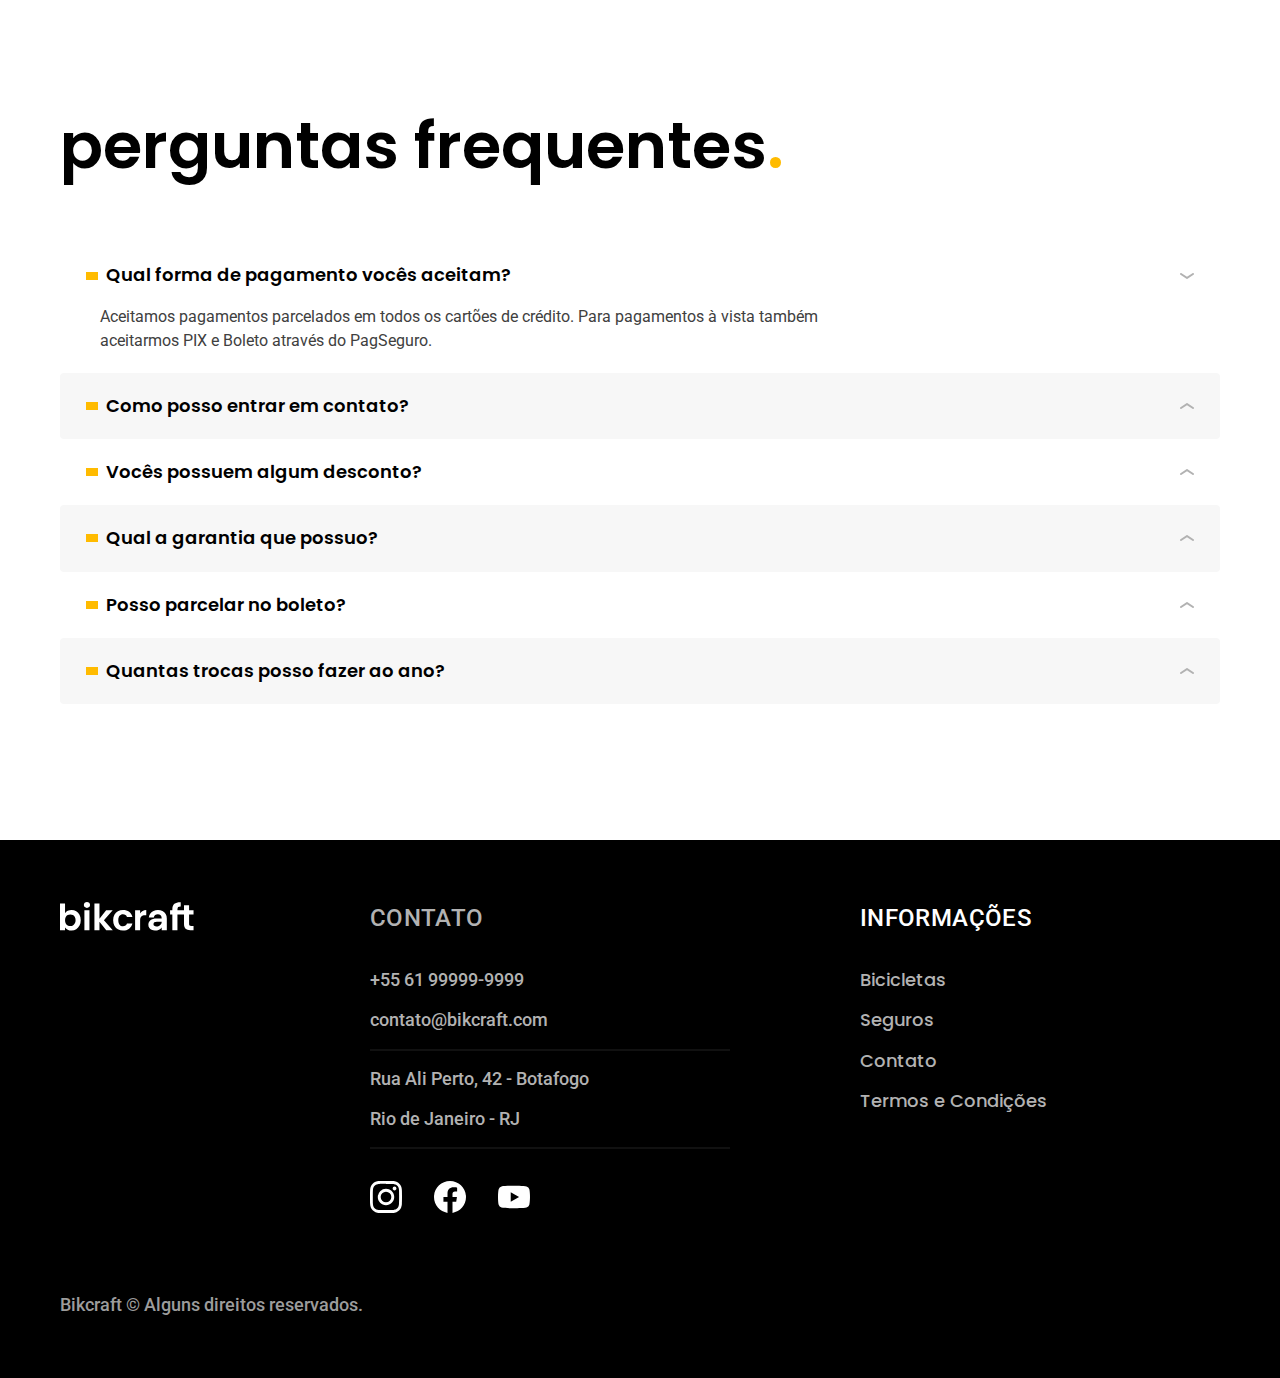
<file: seguros.html>
<!DOCTYPE html>
<html lang="pt-br">

<head>
  <meta charset="UTF-8">
  <meta name="viewport" content="width=device-width, initial-scale=1.0">

  <title>Seguros | Bikcraft</title>
  <meta name="description" content="Seguros">

  <link rel="icon" href="./favicon.svg" type="image/svg+xml">
  <link rel="preload" href="./css/style.min.css" as="style">
  <link rel="stylesheet" href="./css/style.min.css">

  <script>document.documentElement.classList.add('js')</script>


  <link rel="preconnect" href="https://fonts.googleapis.com">
  <link rel="preconnect" href="https://fonts.gstatic.com" crossorigin>
  <link href="https://fonts.googleapis.com/css2?family=Merriweather:ital,wght@1,900&family=Poppins:wght@400;600&family=Roboto:wght@400;500&display=swap" rel="stylesheet">
</head>

<body id="seguros">
  <header class="header-bg">
    <div class="header container">
      <a href="./">
        <img src="./img/bikcraft.svg" width="136" height="32" alt="Bikcraft">
      </a>

      <nav aria-label="primária">
        <ul class="header-menu font-1-m cor-0">
          <li><a href="./bicicletas.html">Bicicletas</a></li>
          <li><a href="./seguros.html">Seguros</a></li>
          <li><a href="./contato.html">Contato</a></li>
        </ul>
      </nav>
    </div>
  </header>

  <main class="seguros-bg">
    <div class="titulo-bg">
      <div class="titulo container">
        <p class="font-2-l-b cor-5 fadeInDown" data-anime="200">Escolha o seguro</p>
        <h1 class="font-1-xxl cor-0 fadeInDown" data-anime="400">você seguro<span class="cor-p1">.</span></h1>
      </div>
    </div>

    <div class="seguros container">
      <div class="seguros-item fadeInLeft" data-anime="600">
        <h3 class="font-1-xl cor-6">PRATA</h3>
        <span class="font-1-xl cor-0">R$ 199 <span class="font-1-xs cor-6">mensal</span></span>
        <ul class="font-2-m cor-0">
          <li>Duas trocas por ano</li>
          <li>Assistência técnica</li>
          <li>Suporte 08h às 18h</li>
          <li>Cobertura estadual</li>
        </ul>
        <a class="botao secundario" href="./orcamento.html?tipo=seguro&produto=prata">Inscreva-se</a>
      </div>

      <div class="seguros-item fadeInRight" data-anime="600">
        <h3 class=" font-1-xl cor-p1">OURO</h3>
        <span class="font-1-xl cor-0">R$ 299 <span class="font-1-xs cor-6">mensal</span></span>
        <ul class="font-2-m cor-0">
          <li>Cinco trocas por ano</li>
          <li>Assistência especial</li>
          <li>Suporte 24h</li>
          <li>Cobertura nacional</li>
          <li>Desconto em parceiros</li>
          <li>Acesso ao Clube Bikcraft</li>
        </ul>
        <a class="botao primario" href="./orcamento.html?tipo=seguro&produto=ouro">Inscreva-se</a>
      </div>
    </div>
  </main>

  <article class="vantagens-bg">
    <div class="vantagens container">
      <h2 class="font-1-xxl cor-0">vantagens<span class="cor-p1">.</span></h2>
      <ul>
        <li>
          <img src="./img/icones//eletrica.svg" width="32" height="32" alt="">
          <h3 class="font-1-l cor-0">Reparo Elétrico</h3>
          <p class="font-2-s cor-5">Garantimos o reparo completo do seu motor em caso de falhas. Sabemos que falhas são raras, mas estamos aqui para caso ocorra.</p>
        </li>
        <li>
          <img src="./img/icones/carbono.svg" width="32" height="32" alt="">
          <h3 class="font-1-l cor-0">Carbono</h3>
          <p class="font-2-s cor-5">Nossos quadros são feitos para durar para sempre. Mas caso algo ocorra, ficamos felizes em reparar.</p>
        </li>
        <li>
          <img src="./img/icones/sustentavel.svg" width="32" height="32" alt="">
          <h3 class="font-1-l cor-0">Sustentável</h3>
          <p class="font-2-s cor-5">Trabalhamos com a filosofia de desperdício zero. Qualquer parte defeituosa é reciclada e reutilizada em outro projeto.</p>
        </li>
        <li>
          <img src="./img/icones/rastreador.svg" width="32" height="32" alt="">
          <h3 class="font-1-l cor-0">Rastreador</h3>
          <p class="font-2-s cor-5">Utilizamos o GPS da sua Bikcraft em conjunto com especialistas em segurança para efetuarmos a recuperação.</p>
        </li>
        <li>
          <img src="./img/icones/seguro.svg" width="32" height="32" alt="">
          <h3 class="font-1-l cor-0">Segurança</h3>
          <p class="font-2-s cor-5">Com o seguro Bikcraft você pode ficar tranquilo em saber que o seu dinheiro não será perdido em casos de roubo.</p>
        </li>
        <li>
          <img src="./img/icones/velocidade.svg" width="32" height="32" alt="">
          <h3 class="font-1-l cor-0">Rapidez</h3>
          <p class="font-2-s cor-5">A sua Bikcraft ficará pronta para uso no mesmo dia, caso você traga ela para ser reparada em uma das filiais.</p>
        </li>
      </ul>
    </div>
  </article>

  <article class="perguntas container">
    <h2 class="font-1-xxl">perguntas frequentes<span class="cor-p1">.</span></h2>

    <dl>
      <div>
        <dt><button class="font-1-m-b" aria-controls="pergunta1" aria-expanded="true">Qual forma de pagamento vocês aceitam?</button></dt>
        <dd id="pergunta1" class="font-2-s cor-9 ativa">Aceitamos pagamentos parcelados em todos os cartões de crédito. Para pagamentos à vista também aceitarmos PIX e Boleto através do PagSeguro.</dd>
      </div>
      <div>
        <dt><button class="font-1-m-b" aria-controls="pergunta2" aria-expanded="false">Como posso entrar em contato?</button></dt>
        <dd id="pergunta2" class="font-2-s cor-9">Aceitamos pagamentos parcelados em todos os cartões de crédito. Para pagamentos à vista também aceitarmos PIX e Boleto através do PagSeguro.</dd>
      </div>
      <div>
        <dt><button class="font-1-m-b" aria-controls="pergunta3" aria-expanded="false">Vocês possuem algum desconto?</button></dt>
        <dd id="pergunta3" class="font-2-s cor-9">Aceitamos pagamentos parcelados em todos os cartões de crédito. Para pagamentos à vista também aceitarmos PIX e Boleto através do PagSeguro.</dd>
      </div>
      <div>
        <dt><button class="font-1-m-b" aria-controls="pergunta4" aria-expanded="false">Qual a garantia que possuo?</button></dt>
        <dd id="pergunta4" class="font-2-s cor-9">Aceitamos pagamentos parcelados em todos os cartões de crédito. Para pagamentos à vista também aceitarmos PIX e Boleto através do PagSeguro.</dd>
      </div>
      <div>
        <dt><button class="font-1-m-b" aria-controls="pergunta5" aria-expanded="false">Posso parcelar no boleto?</button></dt>
        <dd id="pergunta5" class="font-2-s cor-9">Aceitamos pagamentos parcelados em todos os cartões de crédito. Para pagamentos à vista também aceitarmos PIX e Boleto através do PagSeguro.</dd>
      </div>
      <div>
        <dt><button class="font-1-m-b" aria-controls="pergunta6" aria-expanded="false">Quantas trocas posso fazer ao ano?</button></dt>
        <dd id="pergunta6" class="font-2-s cor-9">Aceitamos pagamentos parcelados em todos os cartões de crédito. Para pagamentos à vista também aceitarmos PIX e Boleto através do PagSeguro.</dd>
      </div>
    </dl>
  </article>

  <footer class="footer-bg">
    <div class="footer container">
      <img src="./img/bikcraft.svg" width="136" height="32" alt="Bikcraft">
      <div class="footer-contato">
        <h3 class="font-2-l-b cor-5">Contato</h3>
        <ul class="font-2-m cor-5">
          <li><a href="tel:+5561999999999">+55 61 99999-9999</a></li>
          <li><a href="mailto:contato@bikcraft.com">contato@bikcraft.com</a></li>
          <li>Rua Ali Perto, 42 - Botafogo</li>
          <li>Rio de Janeiro - RJ</li>
        </ul>
        <div class="footer-redes">
          <a href="./">
            <img src="./img/redes/instagram.svg" width="32" height="32" alt="Instagram">
          </a>
          <a href="./">
            <img src="./img/redes/facebook.svg" width="32" height="32" alt="Facebook">
          </a>
          <a href="./">
            <img src="./img/redes/youtube.svg" width="32" height="32" alt="YouTube">
          </a>
        </div>
      </div>
      <div class="footer-informacoes">
        <h3 class="font-2-l-b cor-0">Informações</h3>
        <nav>
          <ul class="font-1-m cor-5">
            <li><a href="./bicicletas.html">Bicicletas</a></li>
            <li><a href="./seguros.html">Seguros</a></li>
            <li><a href="./contato.html">Contato</a></li>
            <li><a href="./termos.html">Termos e Condições</a></li>
          </ul>
        </nav>
      </div>
      <p class="footer-copy font-2-m cor-6">Bikcraft © Alguns direitos reservados.</p>
    </div>
  </footer>
  <script src="./js/simple-anime.js"></script>
  <script src="./js/script.min.js"></script>
</body>

</html>
</file>
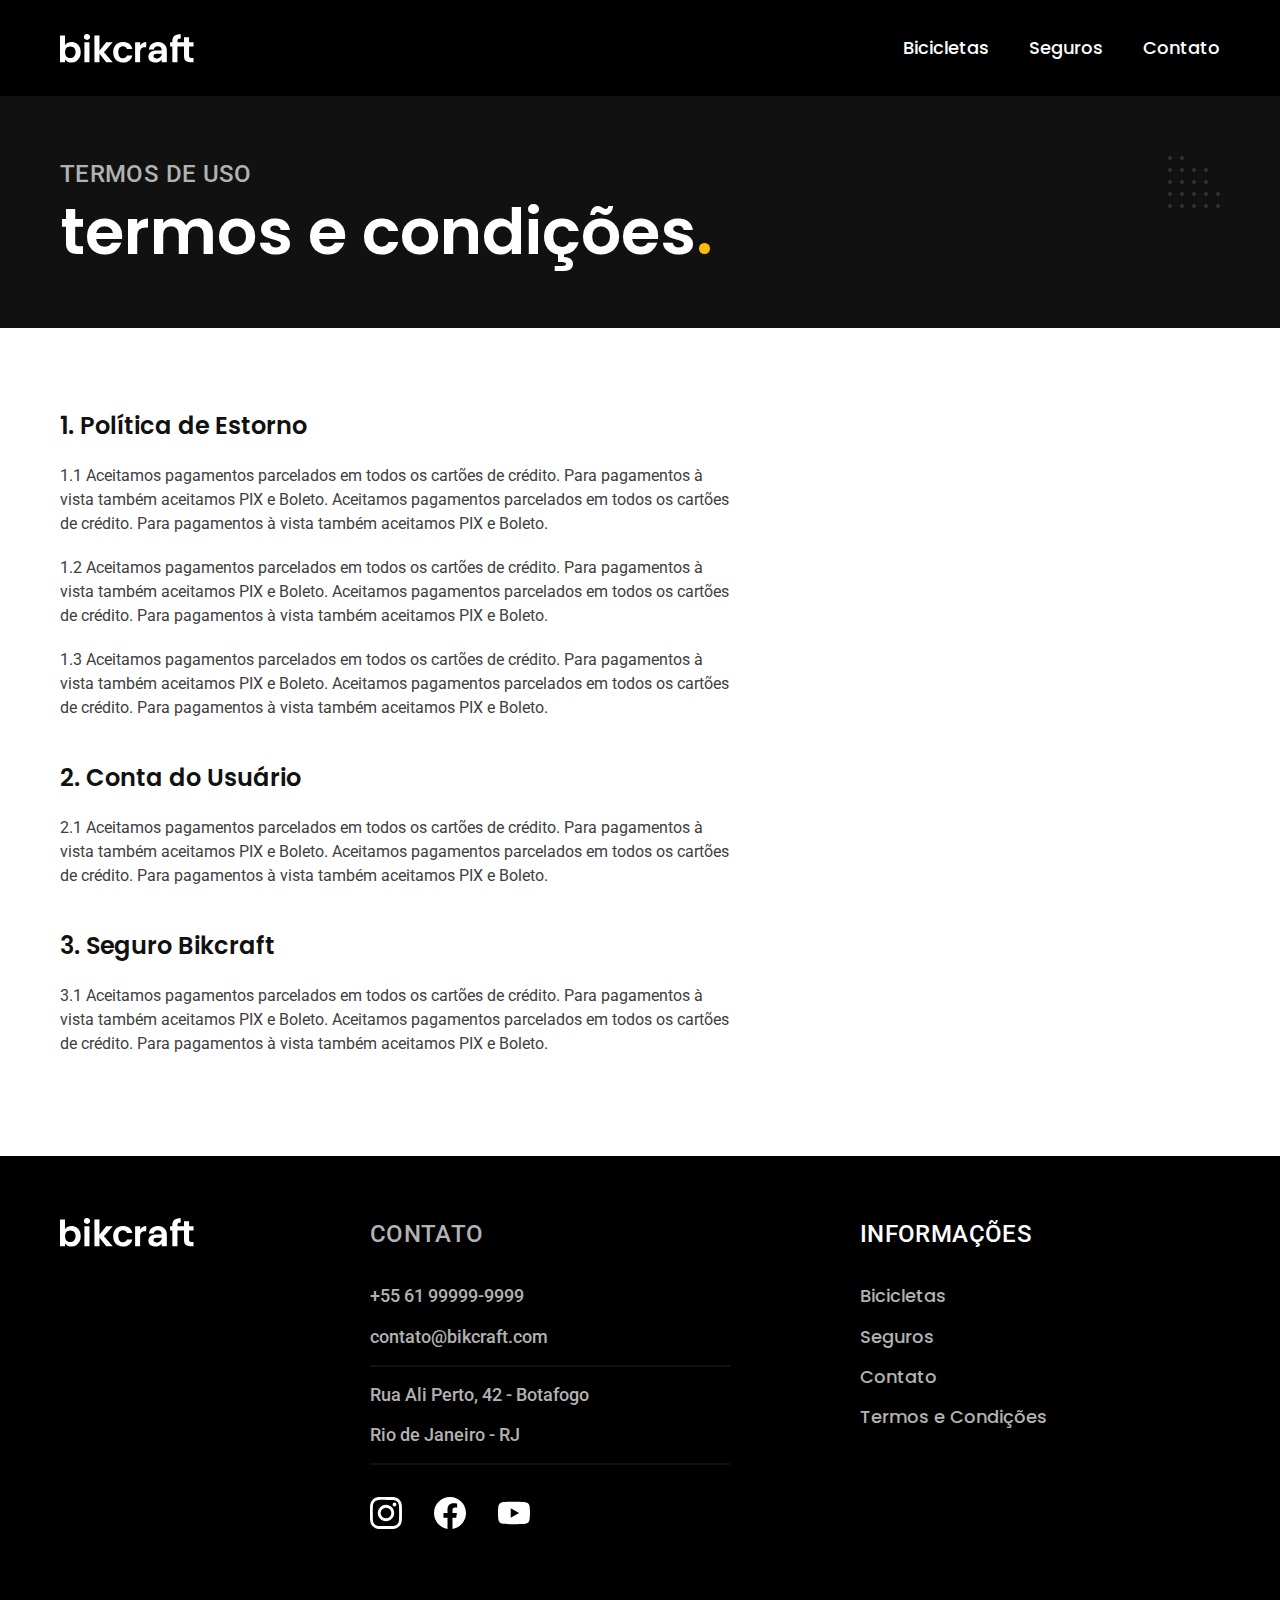
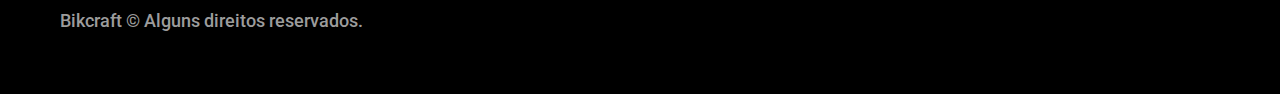
<file: termos.html>
<!DOCTYPE html>
<html lang="pt-br">

<head>
  <meta charset="UTF-8">
  <meta name="viewport" content="width=device-width, initial-scale=1.0">

  <title>Termos e condições | Bikcraft</title>
  <meta name="description" content="Termos e condições">

  <link rel="icon" href="./favicon.svg" type="image/svg+xml">
  <link rel="preload" href="./css/style.min.css" as="style">
  <link rel="stylesheet" href="./css/style.min.css">

  <script>document.documentElement.classList.add('js')</script>


  <link rel="preconnect" href="https://fonts.googleapis.com">
  <link rel="preconnect" href="https://fonts.gstatic.com" crossorigin>
  <link href="https://fonts.googleapis.com/css2?family=Merriweather:ital,wght@1,900&family=Poppins:wght@400;600&family=Roboto:wght@400;500&display=swap" rel="stylesheet">
</head>

<body id="termos">
  <header class="header-bg">
    <div class="header container">
      <a href="./">
        <img src="./img/bikcraft.svg" width="136" height="32" alt="Bikcraft">
      </a>

      <nav aria-label="primária">
        <ul class="header-menu font-1-m cor-0">
          <li><a href="./bicicletas.html">Bicicletas</a></li>
          <li><a href="./seguros.html">Seguros</a></li>
          <li><a href="./contato.html">Contato</a></li>
        </ul>
      </nav>
    </div>
  </header>

  <main>
    <div class="titulo-bg">
      <div class="titulo container">
        <p class="font-2-l-b cor-5 fadeInDown" data-anime="200">Termos de uso</p>
        <h1 class="font-1-xxl cor-0 fadeInDown" data-anime="400">termos e condições<span class="cor-p1">.</span></h1>
      </div>
    </div>

    <div class="termos font-2-s cor-10 container">
      <h2 class="font-1-l cor-11">1. Política de Estorno</h2>
      <p>1.1 Aceitamos pagamentos parcelados em todos os cartões de crédito. Para pagamentos à vista também aceitamos PIX e Boleto. Aceitamos pagamentos parcelados em todos os cartões de crédito. Para pagamentos à vista também aceitamos PIX e Boleto.</p>
      <p>1.2 Aceitamos pagamentos parcelados em todos os cartões de crédito. Para pagamentos à vista também aceitamos PIX e Boleto. Aceitamos pagamentos parcelados em todos os cartões de crédito. Para pagamentos à vista também aceitamos PIX e Boleto.</p>
      <p>1.3 Aceitamos pagamentos parcelados em todos os cartões de crédito. Para pagamentos à vista também aceitamos PIX e Boleto. Aceitamos pagamentos parcelados em todos os cartões de crédito. Para pagamentos à vista também aceitamos PIX e Boleto.</p>
      <h2 class="font-1-l cor-11">2. Conta do Usuário</h2>
      <p>2.1 Aceitamos pagamentos parcelados em todos os cartões de crédito. Para pagamentos à vista também aceitamos PIX e Boleto. Aceitamos pagamentos parcelados em todos os cartões de crédito. Para pagamentos à vista também aceitamos PIX e Boleto.</p>
      <h2 class="font-1-l cor-11">3. Seguro Bikcraft</h2>
      <p>3.1 Aceitamos pagamentos parcelados em todos os cartões de crédito. Para pagamentos à vista também aceitamos PIX e Boleto. Aceitamos pagamentos parcelados em todos os cartões de crédito. Para pagamentos à vista também aceitamos PIX e Boleto.</p>
    </div>
  </main>

  <footer class="footer-bg">
    <div class="footer container">
      <img src="./img/bikcraft.svg" width="136" height="32" alt="Bikcraft">
      <div class="footer-contato">
        <h3 class="font-2-l-b cor-5">Contato</h3>
        <ul class="font-2-m cor-5">
          <li><a href="tel:+5561999999999">+55 61 99999-9999</a></li>
          <li><a href="mailto:contato@bikcraft.com">contato@bikcraft.com</a></li>
          <li>Rua Ali Perto, 42 - Botafogo</li>
          <li>Rio de Janeiro - RJ</li>
        </ul>
        <div class="footer-redes">
          <a href="./">
            <img src="./img/redes/instagram.svg" width="32" height="32" alt="Instagram">
          </a>
          <a href="./">
            <img src="./img/redes/facebook.svg" width="32" height="32" alt="Facebook">
          </a>
          <a href="./">
            <img src="./img/redes/youtube.svg" width="32" height="32" alt="YouTube">
          </a>
        </div>
      </div>
      <div class="footer-informacoes">
        <h3 class="font-2-l-b cor-0">Informações</h3>
        <nav>
          <ul class="font-1-m cor-5">
            <li><a href="./bicicletas.html">Bicicletas</a></li>
            <li><a href="./seguros.html">Seguros</a></li>
            <li><a href="./contato.html">Contato</a></li>
            <li><a href="./termos.html">Termos e Condições</a></li>
          </ul>
        </nav>
      </div>
      <p class="footer-copy font-2-m cor-6">Bikcraft © Alguns direitos reservados.</p>
    </div>
  </footer>
  <script src="./js/simple-anime.js"></script>
  <script src="./js/script.min.js"></script>
</body>

</html>
</file>
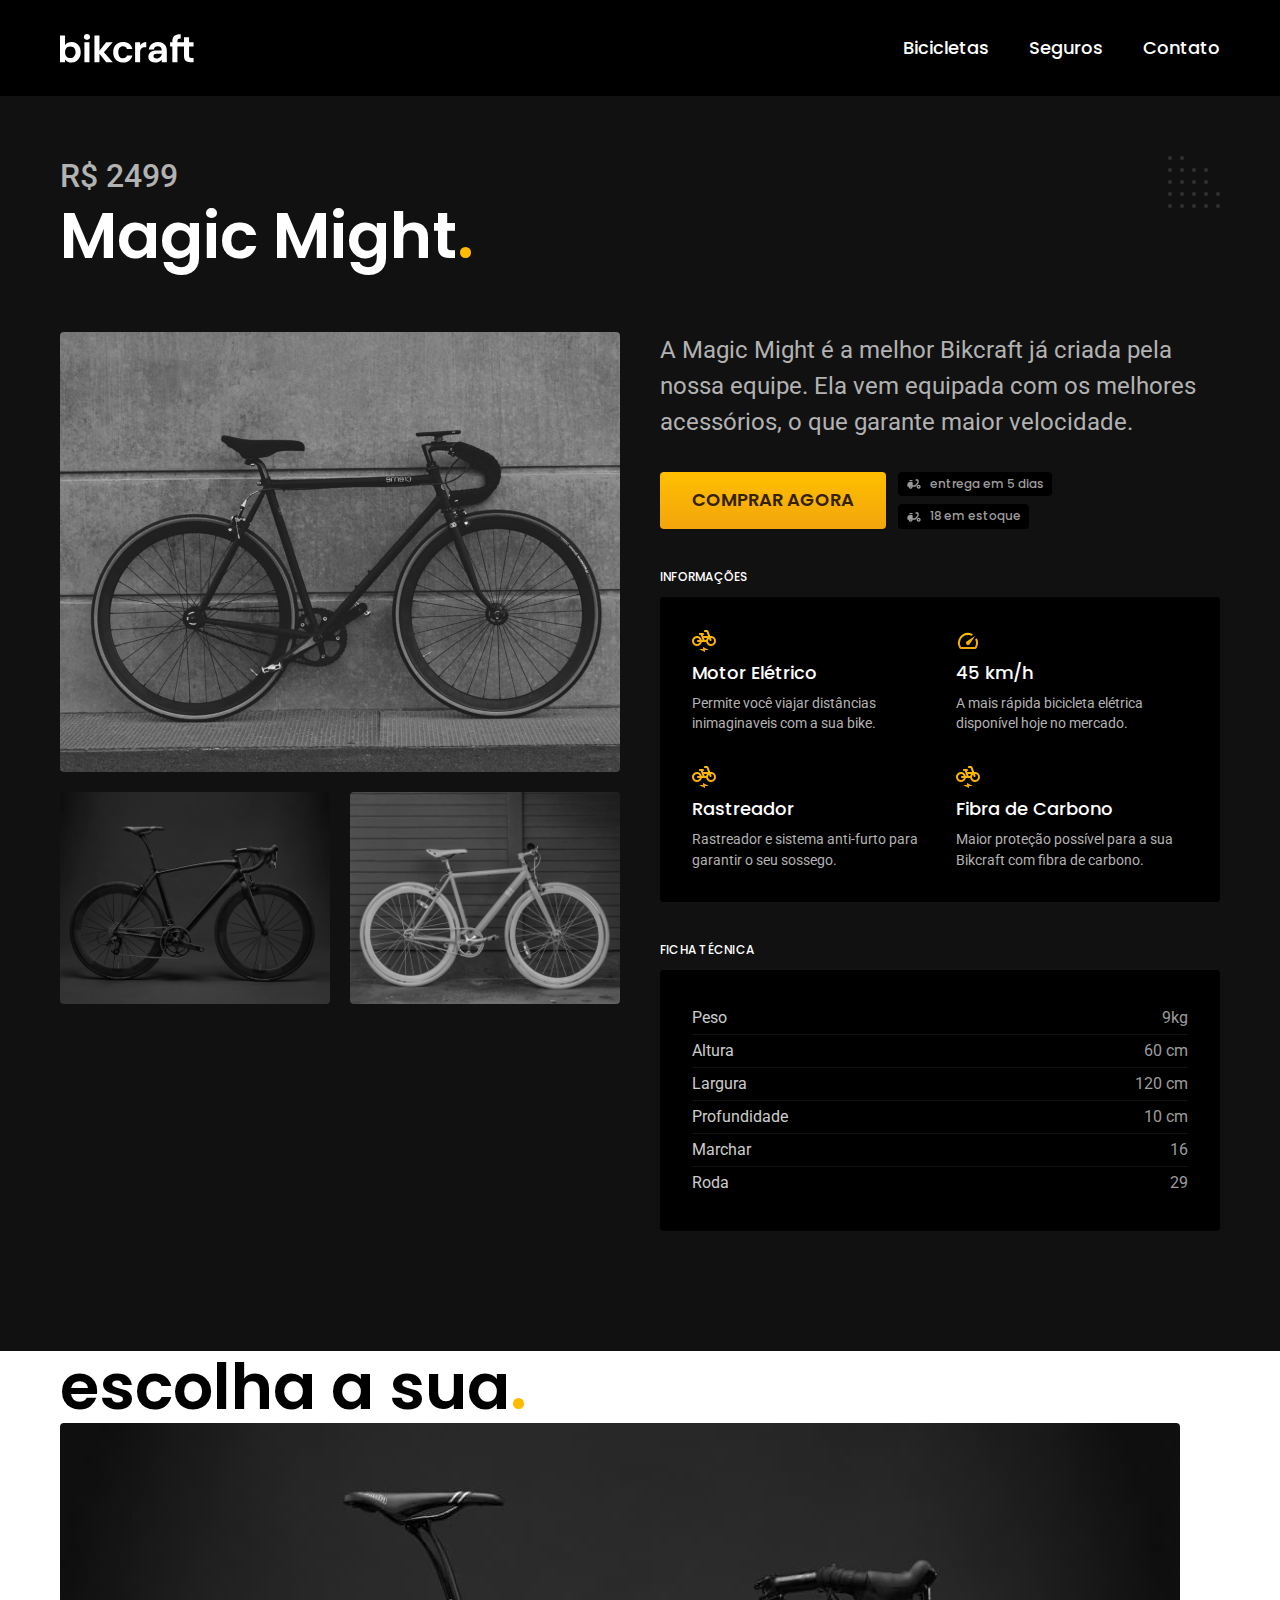
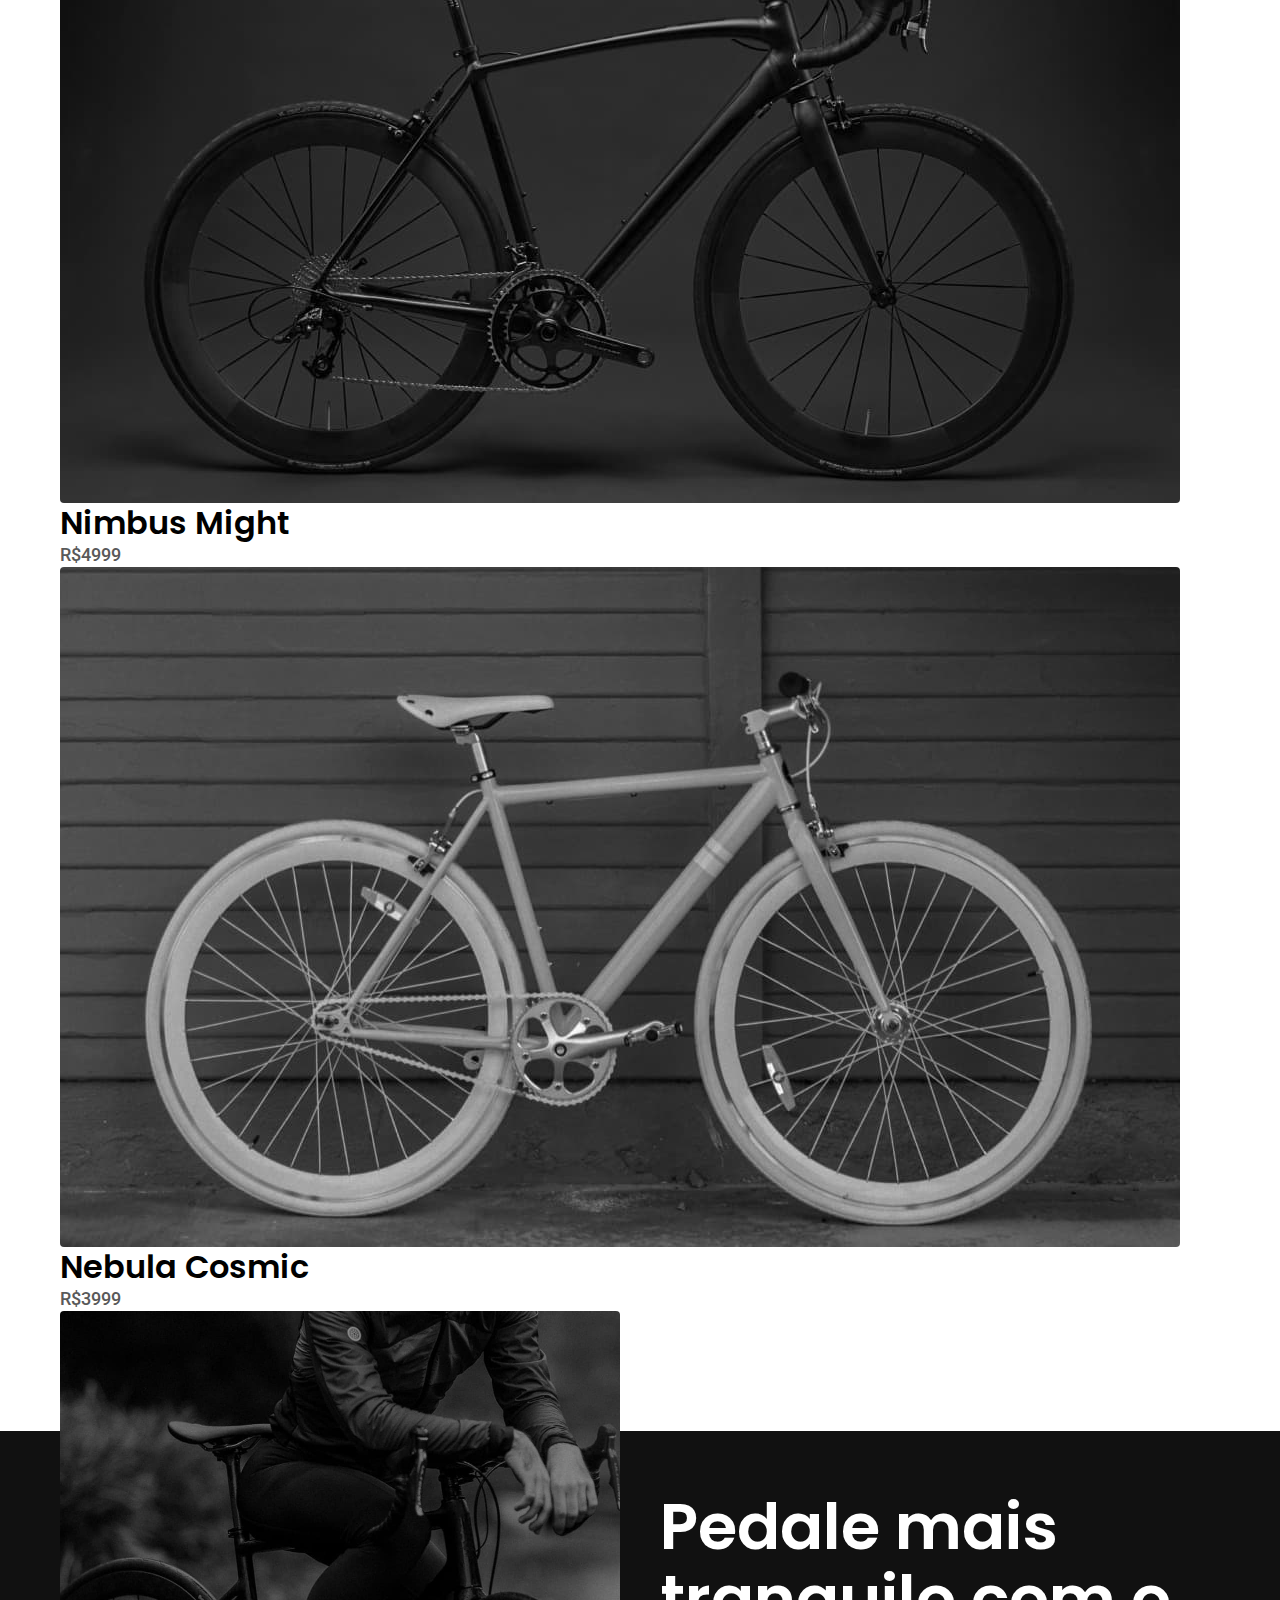
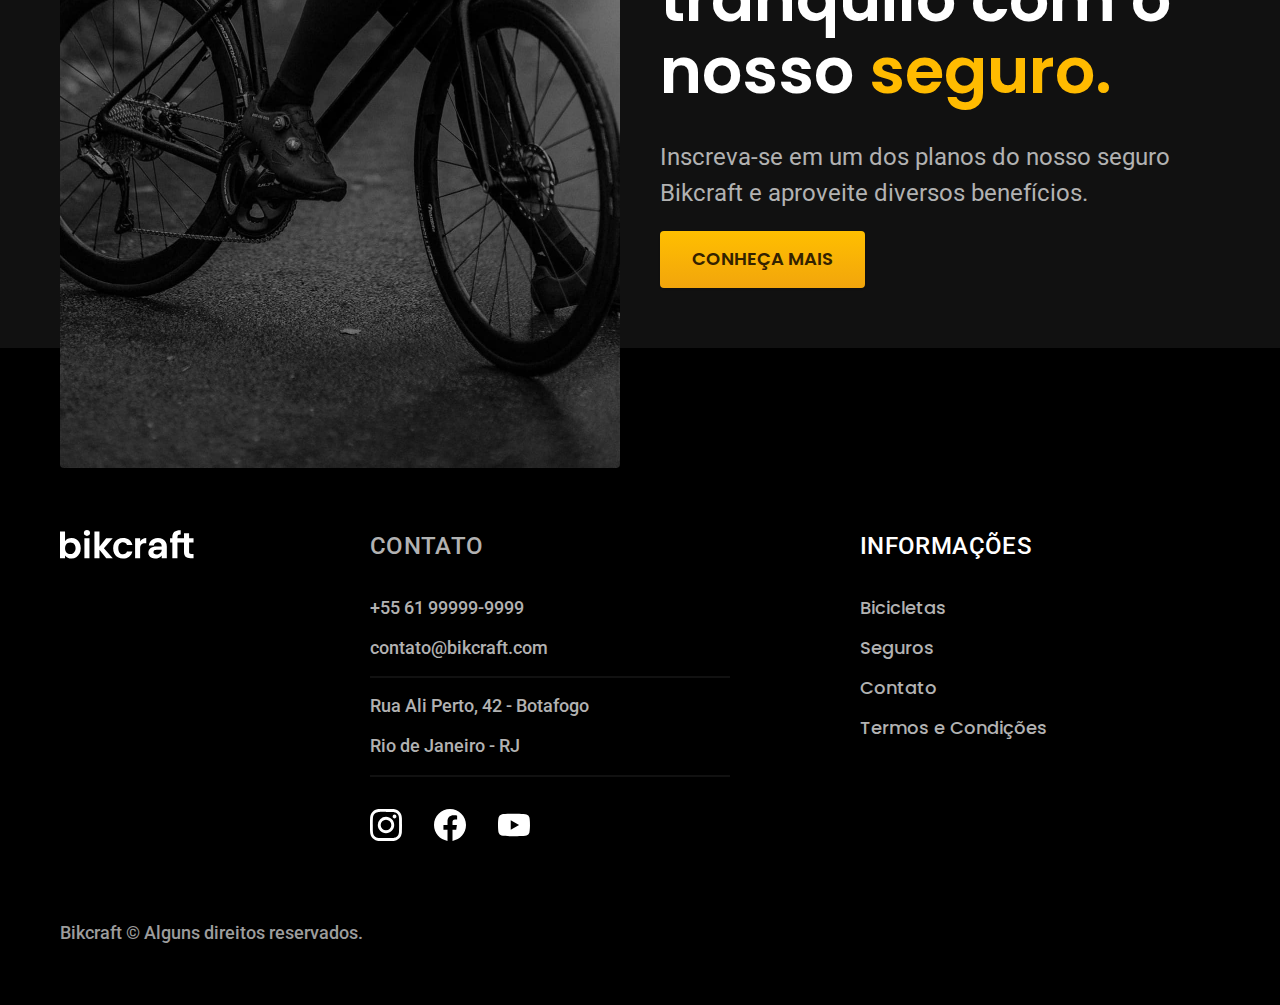
<file: bicicletas/magic.html>
<!DOCTYPE html>
<html lang="pt-br">

<head>
  <meta charset="UTF-8">
  <meta name="viewport" content="width=device-width, initial-scale=1.0">

  <title>Magic | Bikcraft</title>
  <meta name="description" content="Magic">

  <link rel="icon" href="../favicon.svg" type="image/svg+xml">
  <link rel="preload" href="../css/style.min.css" as="style">
  <link rel="stylesheet" href="../css/style.min.css">

  <script>document.documentElement.classList.add('js')</script>


  <link rel="preconnect" href="https://fonts.googleapis.com">
  <link rel="preconnect" href="https://fonts.gstatic.com" crossorigin>
  <link href="https://fonts.googleapis.com/css2?family=Merriweather:ital,wght@1,900&family=Poppins:wght@400;600&family=Roboto:wght@400;500&display=swap" rel="stylesheet">
</head>

<body id="bicicleta">
  <header class="header-bg">
    <div class="header container">
      <a href="../">
        <img src="../img/bikcraft.svg" width="136" height="32" alt="Bikcraft">
      </a>

      <nav aria-label="primária">
        <ul class="header-menu font-1-m cor-0">
          <li><a href="../bicicletas.html">Bicicletas</a></li>
          <li><a href="../seguros.html">Seguros</a></li>
          <li><a href="../contato.html">Contato</a></li>
        </ul>
      </nav>
    </div>
  </header>

  <main class="titulo-bg">
    <div>
      <div class="titulo container">
        <p class="font-2-xl cor-5">R$ 2499</p>
        <h1 class="font-1-xxl cor-0">Magic Might<span class="cor-p1">.</span></h1>
      </div>
    </div>
    <div class="bicicleta container">
      <div class="bicicleta-imagens">
        <img src="../img/bicicleta/nimbus2.jpg" width="1120" height="880" alt="Bicicleta preta">
        <img src="../img/bicicleta/nimbus1.jpg" width="1120" height="880" alt="Bicicleta preta">
        <img src="../img/bicicleta/nimbus3.jpg" width="1120" height="880" alt="Bicicleta branca">
      </div>
      <div class="bicicleta-conteudo">
        <p class="font-2-l cor-5">A Magic Might é a melhor Bikcraft já criada pela nossa equipe. Ela vem equipada com os melhores acessórios, o que garante maior velocidade.</p>
        <div class="bicicleta-comprar">
          <a class="botao" href="../orcamento.html?tipo=bikcraft&produto=magic">Comprar Agora</a>
          <span class="font-1-xs cor-6"><img src="../img/icones/entrega.svg" width="16" height="16" alt=""> entrega em 5 dias</span>
          <span class="font-1-xs cor-6"><img src="../img/icones/entrega.svg" width="16" height="26" alt=""> 18 em estoque</span>
        </div>


        <h2 class="font-1-xs cor-0">Informações</h2>
        <ul class="bicicleta-informacoes">
          <li>
            <img src="../img/icones/eletrica.svg" width="32" height="32" alt="">
            <h3 class="font-1-m cor-0">Motor Elétrico</h3>
            <p class="font-2-xs cor-5">Permite você viajar distâncias inimaginaveis com a sua bike.</p>
          </li>
          <li>
            <img src="../img/icones/velocidade.svg" width="32" height="32" alt="">
            <h3 class="font-1-m cor-0">45 km/h</h3>
            <p class="font-2-xs cor-5">A mais rápida bicicleta elétrica disponível hoje no mercado.</p>
          </li>
          <li>
            <img src="../img/icones/eletrica.svg" width="32" height="32" alt="">
            <h3 class="font-1-m cor-0">Rastreador</h3>
            <p class="font-2-xs cor-5">Rastreador e sistema anti-furto para garantir o seu sossego.</p>
          </li>
          <li>
            <img src="../img/icones/eletrica.svg" width="32" height="32" alt="">
            <h3 class="font-1-m cor-0">Fibra de Carbono</h3>
            <p class="font-2-xs cor-5">Maior proteção possível para a sua Bikcraft com fibra de carbono.</p>
          </li>
        </ul>
        <h2 class="font-1-xs cor-0">Ficha Técnica</h2>
        <ul class="bicicleta-ficha font-2-s cor-4">
          <li>Peso <span>9kg<span></li>
          <li>Altura <span>60 cm<span></li>
          <li>Largura <span>120 cm<span></li>
          <li>Profundidade <span>10 cm<span></li>
          <li>Marchar <span>16<span></li>
          <li>Roda <span>29<span></li>
        </ul>
      </div>
    </div>
  </main>

  <article class="bicicletas-listas container">
    <h2 class="font-1-xxl">escolha a sua<span class="cor-p1">.</span></h2>

    <ul>
      <li>
        <a href="./nimbus.html">
          <img src="../img/bicicletas/nimbus.jpg" width="1120" height="680" alt="Bicicleta preta">
          <h3 class="font-1-xl">Nimbus Might</h3>
          <span class="font-2-m cor-8">R$4999</span>
        </a>
      </li>
      <li>
        <a href="./nebula.html">
          <img src="../img/bicicletas/nebula.jpg" width="1120" height="680" alt="Bicicleta branca">
          <h3 class="font-1-xl">Nebula Cosmic</h3>
          <span class="font-2-m cor-8">R$3999</span>
        </a>
      </li>
    </ul>
  </article>

  <article class="seguro-bg">
    <div class="seguro container">
      <div class="seguro-imagem">
        <img src="../img/fotos/seguros.jpg" width="1360" height="1512" alt="Pessoa parada em cima de uma bicicleta">
      </div>
      <div class="seguro-conteudo">
        <h2 class="font-1-xxl cor-0">Pedale mais tranquilo com o nosso <span class="cor-p1">seguro.</span></h2>
        <p class="font-2-l cor-5">Inscreva-se em um dos planos do nosso seguro Bikcraft e aproveite diversos benefícios.</p>
        <a class="botao" href="../seguros.html">Conheça Mais</a>
      </div>
    </div>
  </article>


  <footer class="footer-bg">
    <div class="footer container">
      <img src="../img/bikcraft.svg" width="136" height="32" alt="Bikcraft">
      <div class="footer-contato">
        <h3 class="font-2-l-b cor-5">Contato</h3>
        <ul class="font-2-m cor-5">
          <li><a href="tel:+5561999999999">+55 61 99999-9999</a></li>
          <li><a href="mailto:contato@bikcraft.com">contato@bikcraft.com</a></li>
          <li>Rua Ali Perto, 42 - Botafogo</li>
          <li>Rio de Janeiro - RJ</li>
        </ul>
        <div class="footer-redes">
          <a href="../">
            <img src="../img/redes/instagram.svg" width="32" height="32" alt="Instagram">
          </a>
          <a href="../">
            <img src="../img/redes/facebook.svg" width="32" height="32" alt="Facebook">
          </a>
          <a href="../">
            <img src="../img/redes/youtube.svg" width="32" height="32" alt="YouTube">
          </a>
        </div>
      </div>
      <div class="footer-informacoes">
        <h3 class="font-2-l-b cor-0">Informações</h3>
        <nav>
          <ul class="font-1-m cor-5">
            <li><a href="../bicicletas.html">Bicicletas</a></li>
            <li><a href="../seguros.html">Seguros</a></li>
            <li><a href="../contato.html">Contato</a></li>
            <li><a href="../termos.html">Termos e Condições</a></li>
          </ul>
        </nav>
      </div>
      <p class="footer-copy font-2-m cor-6">Bikcraft © Alguns direitos reservados.</p>
    </div>
  </footer>
  <script src="../js/script.min.js"></script>
</body>

</html>
</file>
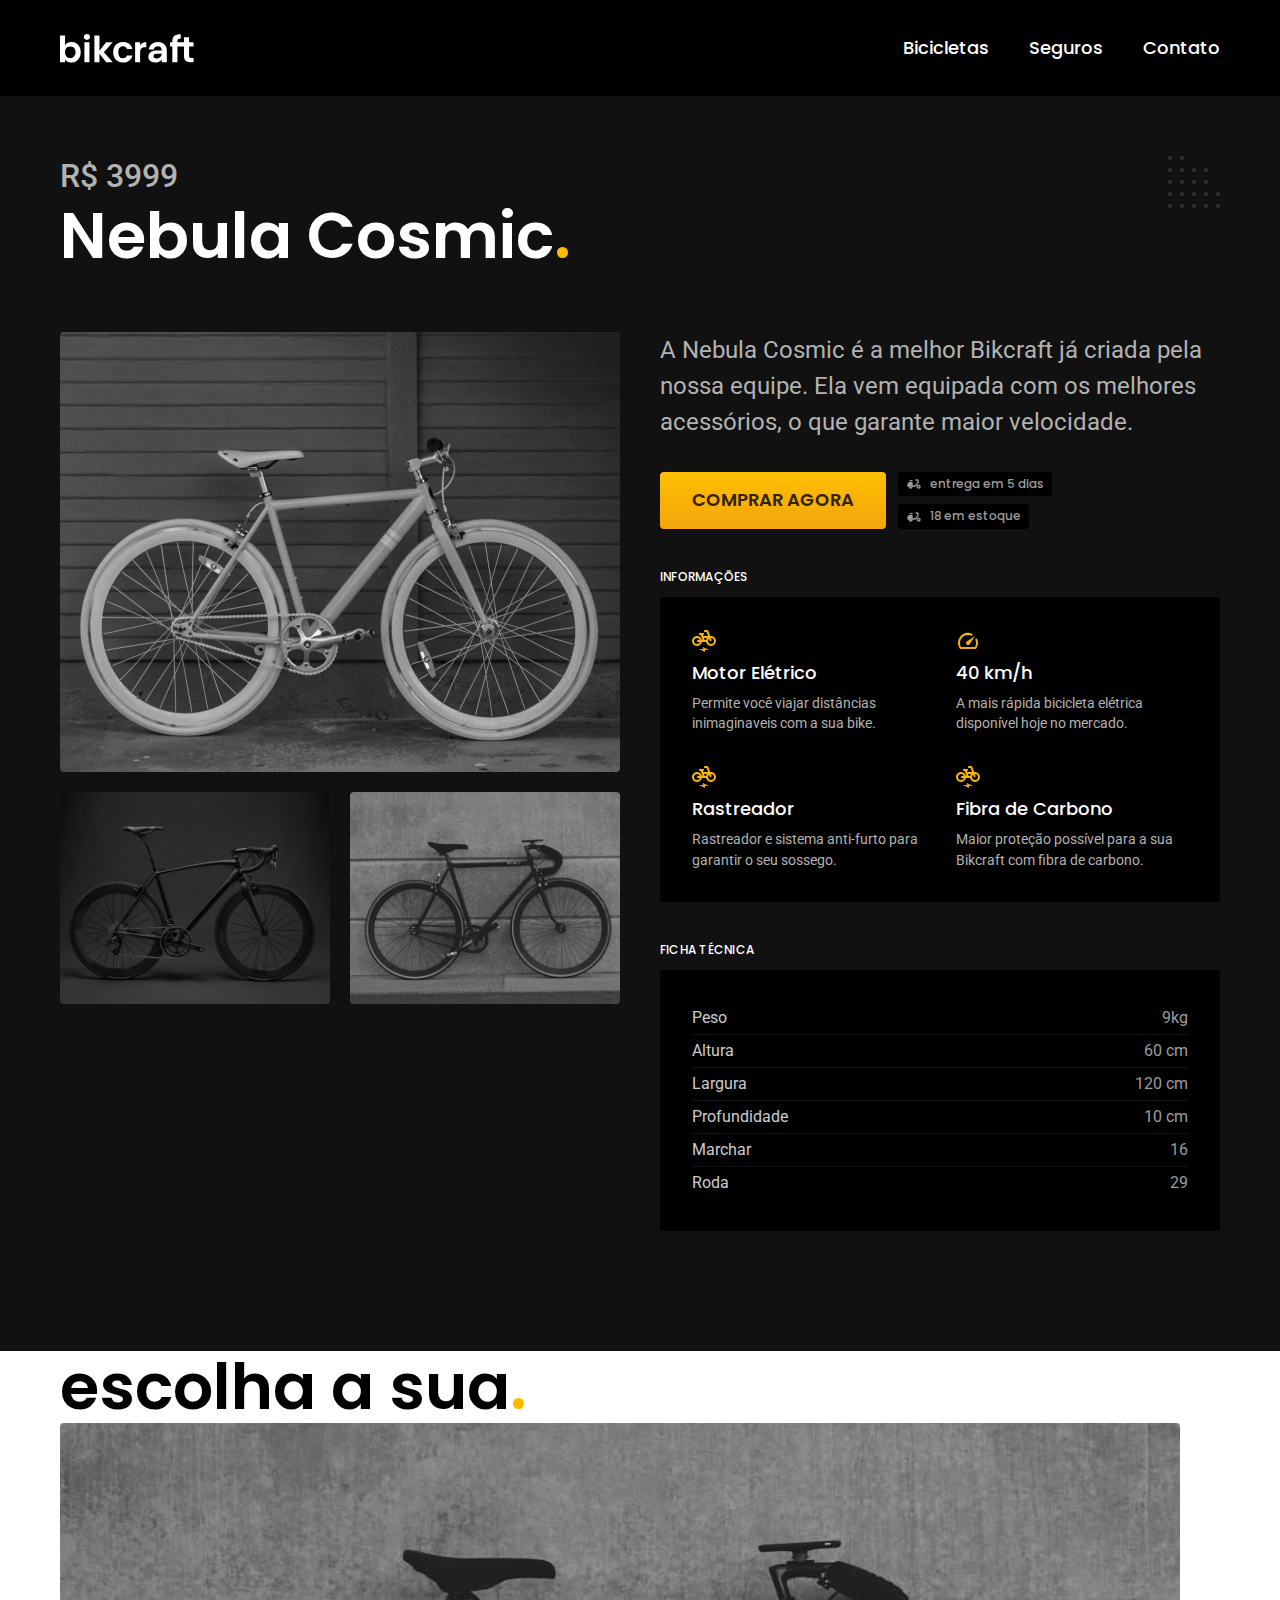
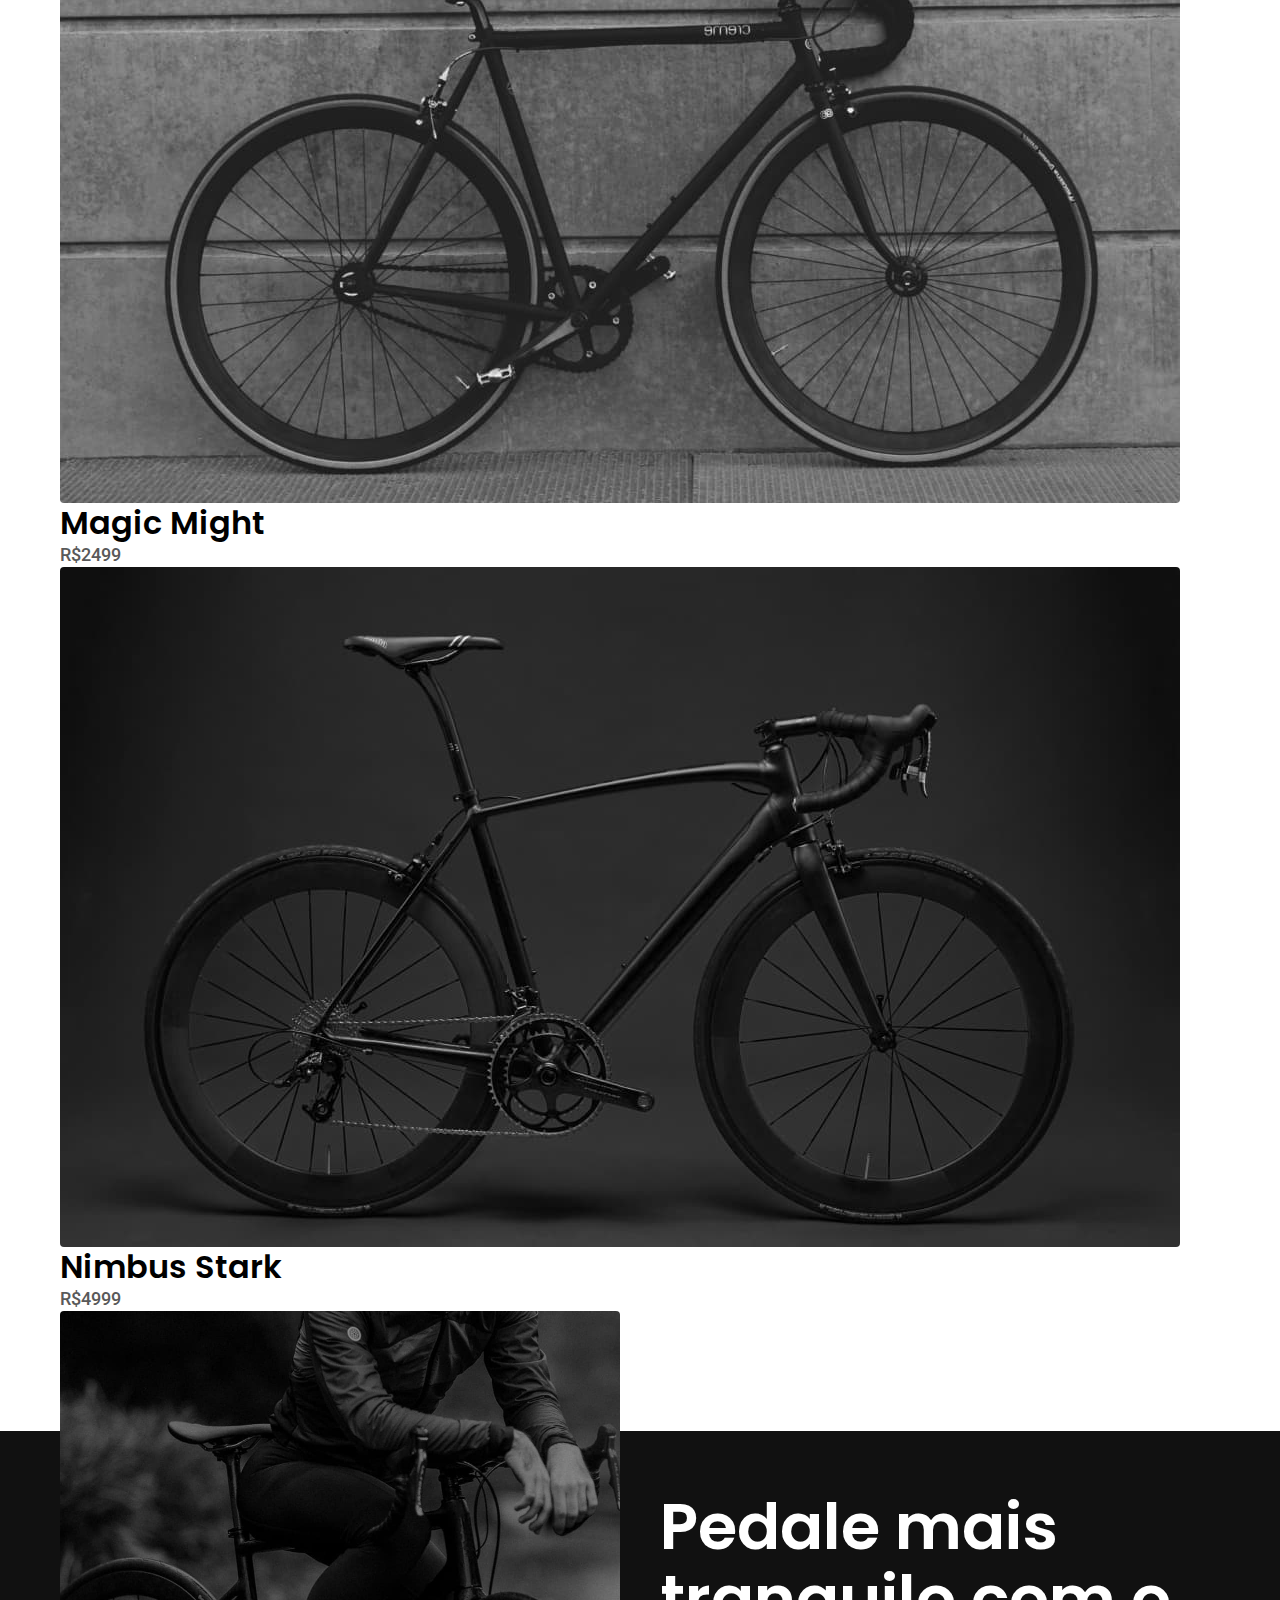
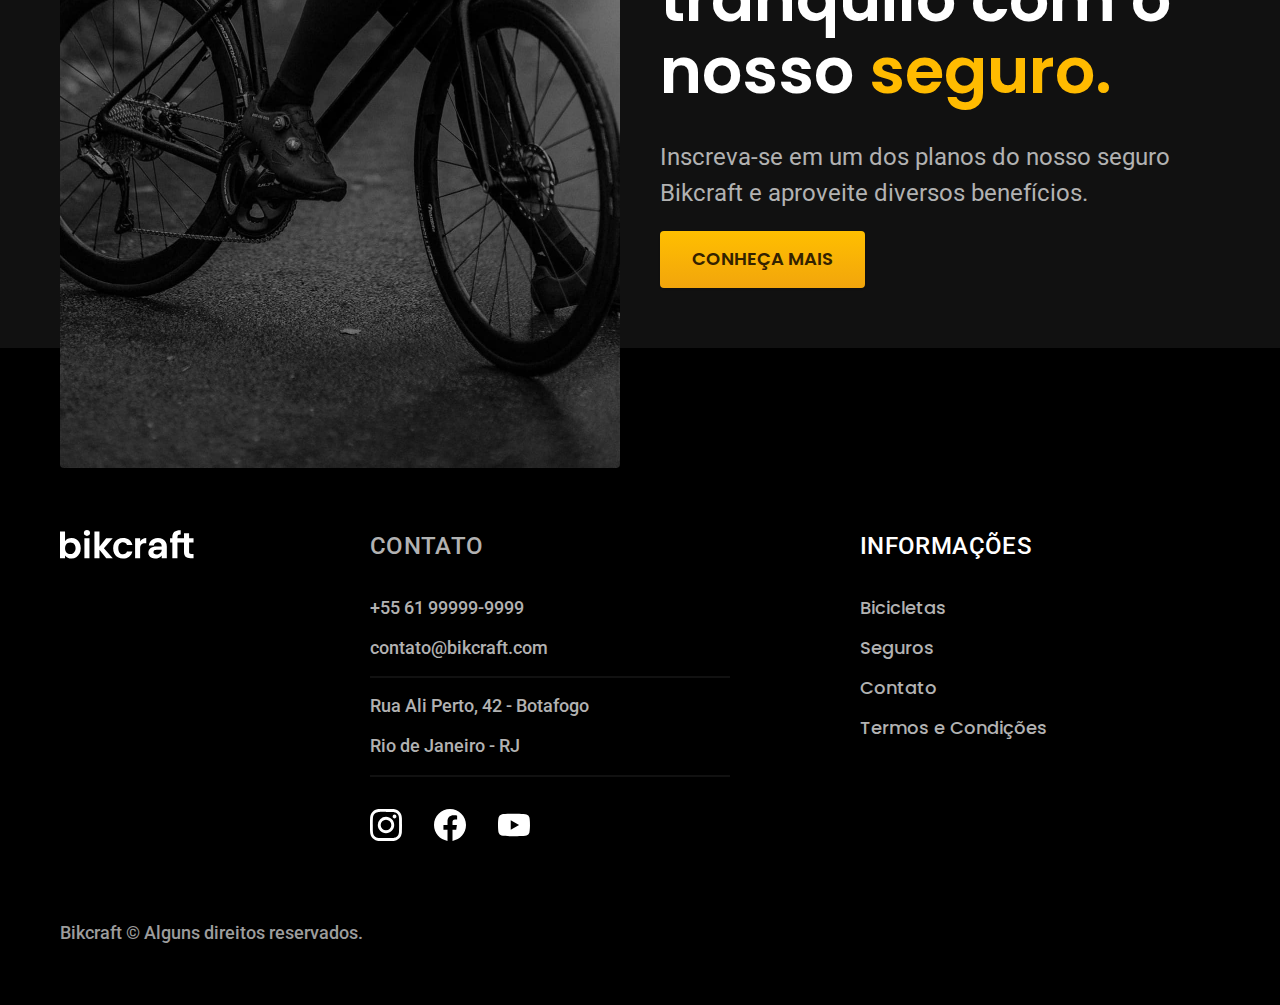
<file: bicicletas/nebula.html>
<!DOCTYPE html>
<html lang="pt-br">

<head>
  <meta charset="UTF-8">
  <meta name="viewport" content="width=device-width, initial-scale=1.0">

  <title>Nebula | Bikcraft</title>
  <meta name="description" content="Nebula">

  <link rel="icon" href="../favicon.svg" type="image/svg+xml">
  <link rel="preload" href="../css/style.min.css" as="style">
  <link rel="stylesheet" href="../css/style.min.css">

  <script>document.documentElement.classList.add('js')</script>


  <link rel="preconnect" href="https://fonts.googleapis.com">
  <link rel="preconnect" href="https://fonts.gstatic.com" crossorigin>
  <link href="https://fonts.googleapis.com/css2?family=Merriweather:ital,wght@1,900&family=Poppins:wght@400;600&family=Roboto:wght@400;500&display=swap" rel="stylesheet">
</head>

<body id="bicicleta">
  <header class="header-bg">
    <div class="header container">
      <a href="../">
        <img src="../img/bikcraft.svg" width="136" height="32" alt="Bikcraft">
      </a>

      <nav aria-label="primária">
        <ul class="header-menu font-1-m cor-0">
          <li><a href="../bicicletas.html">Bicicletas</a></li>
          <li><a href="../seguros.html">Seguros</a></li>
          <li><a href="../contato.html">Contato</a></li>
        </ul>
      </nav>
    </div>
  </header>

  <main class="titulo-bg">
    <div>
      <div class="titulo container">
        <p class="font-2-xl cor-5">R$ 3999</p>
        <h1 class="font-1-xxl cor-0">Nebula Cosmic<span class="cor-p1">.</span></h1>
      </div>
    </div>
    <div class="bicicleta container">
      <div class="bicicleta-imagens">
        <img src="../img/bicicleta/nimbus3.jpg" width="1120" height="680" alt="Bicicleta branca">
        <img src="../img/bicicleta/nimbus1.jpg" width="1120" height="680" alt="Bicicleta preta">
        <img src="../img/bicicleta/nimbus2.jpg" width="1120" height="680" alt="Bicicleta preta">
      </div>
      <div class="bicicleta-conteudo">
        <p class="font-2-l cor-5">A Nebula Cosmic é a melhor Bikcraft já criada pela nossa equipe. Ela vem equipada com os melhores acessórios, o que garante maior velocidade.</p>
        <div class="bicicleta-comprar">
          <a class="botao" href="../orcamento.html?tipo=bikcraft&produto=nebula">Comprar Agora</a>
          <span class="font-1-xs cor-6"><img src="../img/icones/entrega.svg" width="16" height="16" alt=""> entrega em 5 dias</span>
          <span class="font-1-xs cor-6"><img src="../img/icones/entrega.svg" width="16" height="16 alt=""> 18 em estoque</span>
        </div>


        <h2 class=" font-1-xs cor-0">Informações</h2>
            <ul class="bicicleta-informacoes">
              <li>
                <img src="../img/icones/eletrica.svg" width="32" height="32" alt="">
                <h3 class="font-1-m cor-0">Motor Elétrico</h3>
                <p class="font-2-xs cor-5">Permite você viajar distâncias inimaginaveis com a sua bike.</p>
              </li>
              <li>
                <img src="../img/icones/velocidade.svg" width="32" height="32" alt="">
                <h3 class="font-1-m cor-0">40 km/h</h3>
                <p class="font-2-xs cor-5">A mais rápida bicicleta elétrica disponível hoje no mercado.</p>
              </li>
              <li>
                <img src="../img/icones/eletrica.svg" width="32" height="32" alt="">
                <h3 class="font-1-m cor-0">Rastreador</h3>
                <p class="font-2-xs cor-5">Rastreador e sistema anti-furto para garantir o seu sossego.</p>
              </li>
              <li>
                <img src="../img/icones/eletrica.svg" width="32" height="32" alt="">
                <h3 class="font-1-m cor-0">Fibra de Carbono</h3>
                <p class="font-2-xs cor-5">Maior proteção possível para a sua Bikcraft com fibra de carbono.</p>
              </li>
            </ul>
            <h2 class="font-1-xs cor-0">Ficha Técnica</h2>
            <ul class="bicicleta-ficha font-2-s cor-4">
              <li>Peso <span>9kg<span></li>
              <li>Altura <span>60 cm<span></li>
              <li>Largura <span>120 cm<span></li>
              <li>Profundidade <span>10 cm<span></li>
              <li>Marchar <span>16<span></li>
              <li>Roda <span>29<span></li>
            </ul>
        </div>
      </div>
  </main>

  <article class="bicicletas-listas container">
    <h2 class="font-1-xxl">escolha a sua<span class="cor-p1">.</span></h2>

    <ul>
      <li>
        <a href="./magic.html">
          <img src="../img/bicicletas/magic.jpg" width="1120" height="680" alt="Bicicleta preta">
          <h3 class="font-1-xl">Magic Might</h3>
          <span class="font-2-m cor-8">R$2499</span>
        </a>
      </li>
      <li>
        <a href="./nimbus.html">
          <img src="../img/bicicletas/nimbus.jpg" width="1120" height="680" alt="Bicicleta preta">
          <h3 class="font-1-xl">Nimbus Stark</h3>
          <span class="font-2-m cor-8">R$4999</span>
        </a>
      </li>
    </ul>
  </article>

  <article class="seguro-bg">
    <div class="seguro container">
      <div class="seguro-imagem">
        <img src="../img/fotos/seguros.jpg" width="1360" height="1512" alt="Pessoa parada em cima de uma bicicleta">
      </div>
      <div class="seguro-conteudo">
        <h2 class="font-1-xxl cor-0">Pedale mais tranquilo com o nosso <span class="cor-p1">seguro.</span></h2>
        <p class="font-2-l cor-5">Inscreva-se em um dos planos do nosso seguro Bikcraft e aproveite diversos benefícios.</p>
        <a class="botao" href="../seguros.html">Conheça Mais</a>
      </div>
    </div>
  </article>


  <footer class="footer-bg">
    <div class="footer container">
      <img src="../img/bikcraft.svg" width="136" height="32" alt="Bikcraft">
      <div class="footer-contato">
        <h3 class="font-2-l-b cor-5">Contato</h3>
        <ul class="font-2-m cor-5">
          <li><a href="tel:+5561999999999">+55 61 99999-9999</a></li>
          <li><a href="mailto:contato@bikcraft.com">contato@bikcraft.com</a></li>
          <li>Rua Ali Perto, 42 - Botafogo</li>
          <li>Rio de Janeiro - RJ</li>
        </ul>
        <div class="footer-redes">
          <a href="../">
            <img src="../img/redes/instagram.svg" width="32" height="32" alt="Instagram">
          </a>
          <a href="../">
            <img src="../img/redes/facebook.svg" width="32" height="32" alt="Facebook">
          </a>
          <a href="../">
            <img src="../img/redes/youtube.svg" width="32" height="32" alt="YouTube">
          </a>
        </div>
      </div>
      <div class="footer-informacoes">
        <h3 class="font-2-l-b cor-0">Informações</h3>
        <nav>
          <ul class="font-1-m cor-5">
            <li><a href="../bicicletas.html">Bicicletas</a></li>
            <li><a href="../seguros.html">Seguros</a></li>
            <li><a href="../contato.html">Contato</a></li>
            <li><a href="../termos.html">Termos e Condições</a></li>
          </ul>
        </nav>
      </div>
      <p class="footer-copy font-2-m cor-6">Bikcraft © Alguns direitos reservados.</p>
    </div>
  </footer>
  <script src="../js/script.min.js"></script>
</body>

</html>
</file>
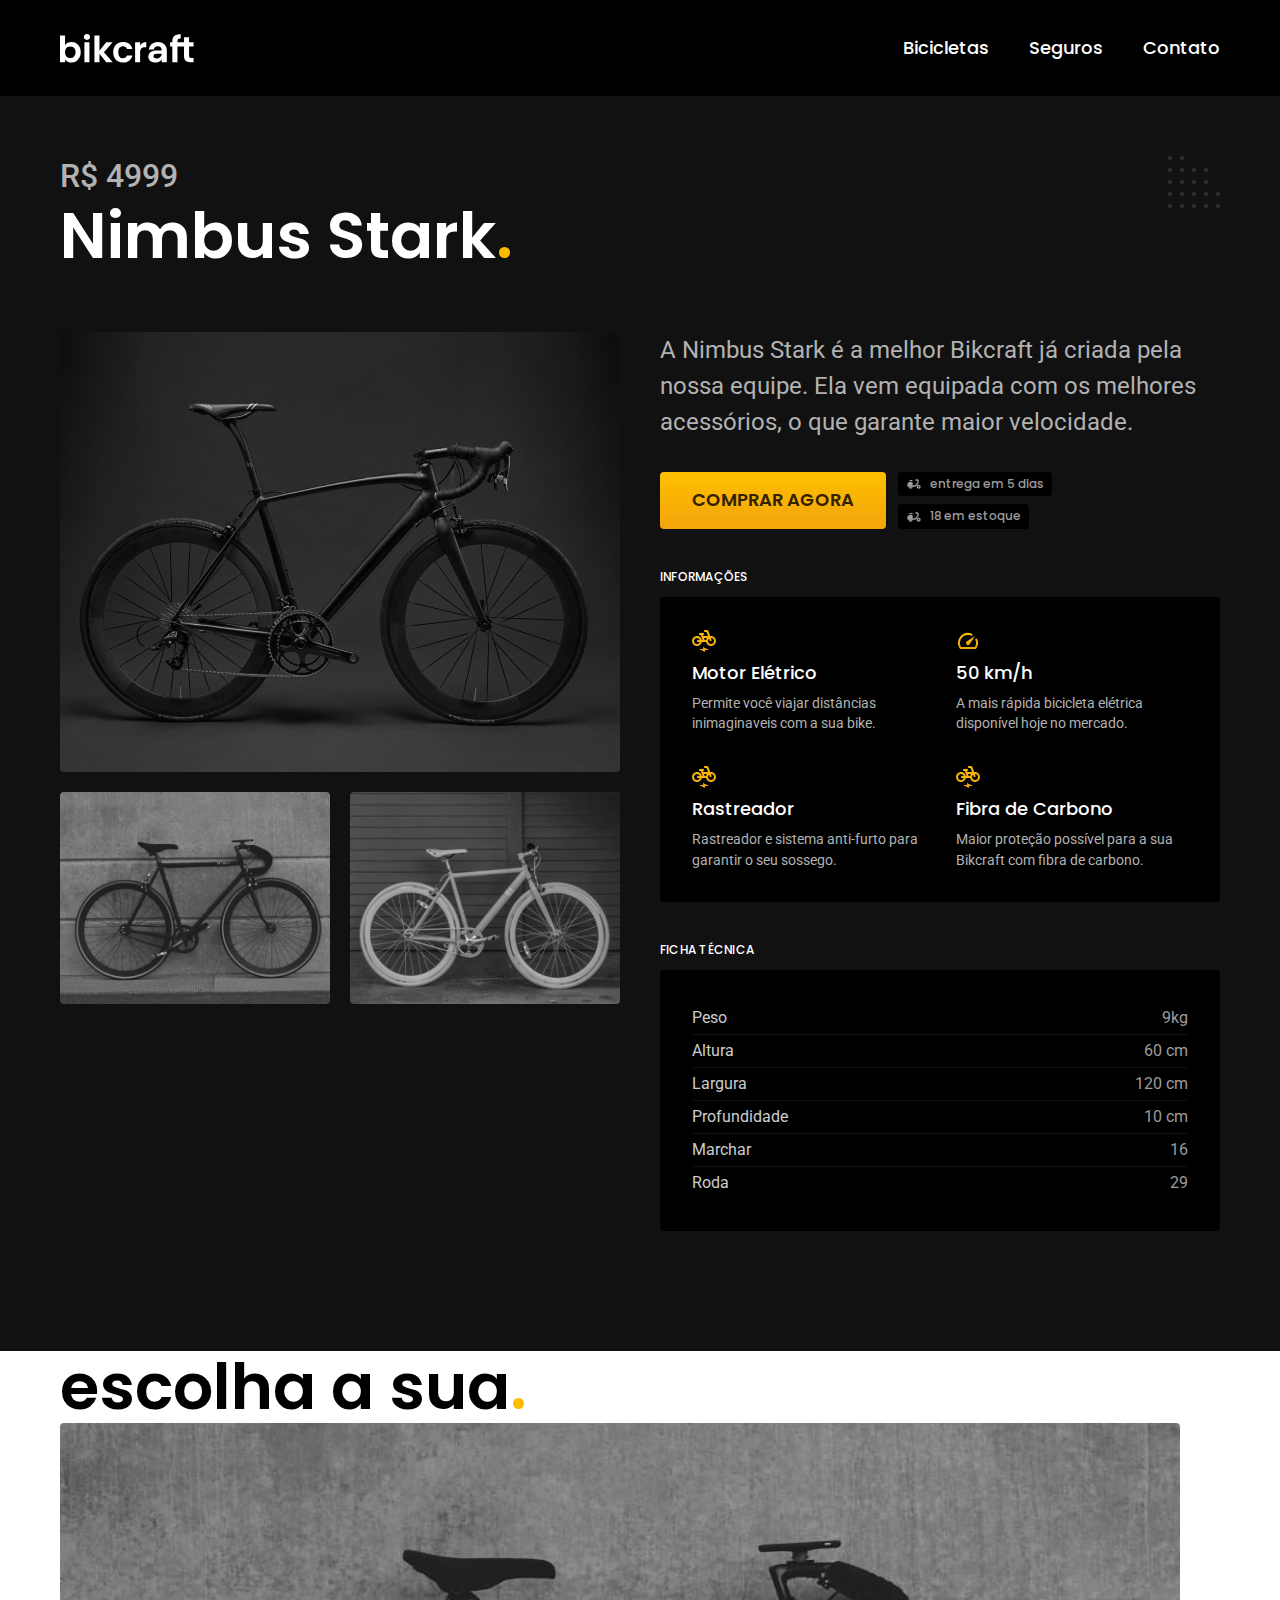
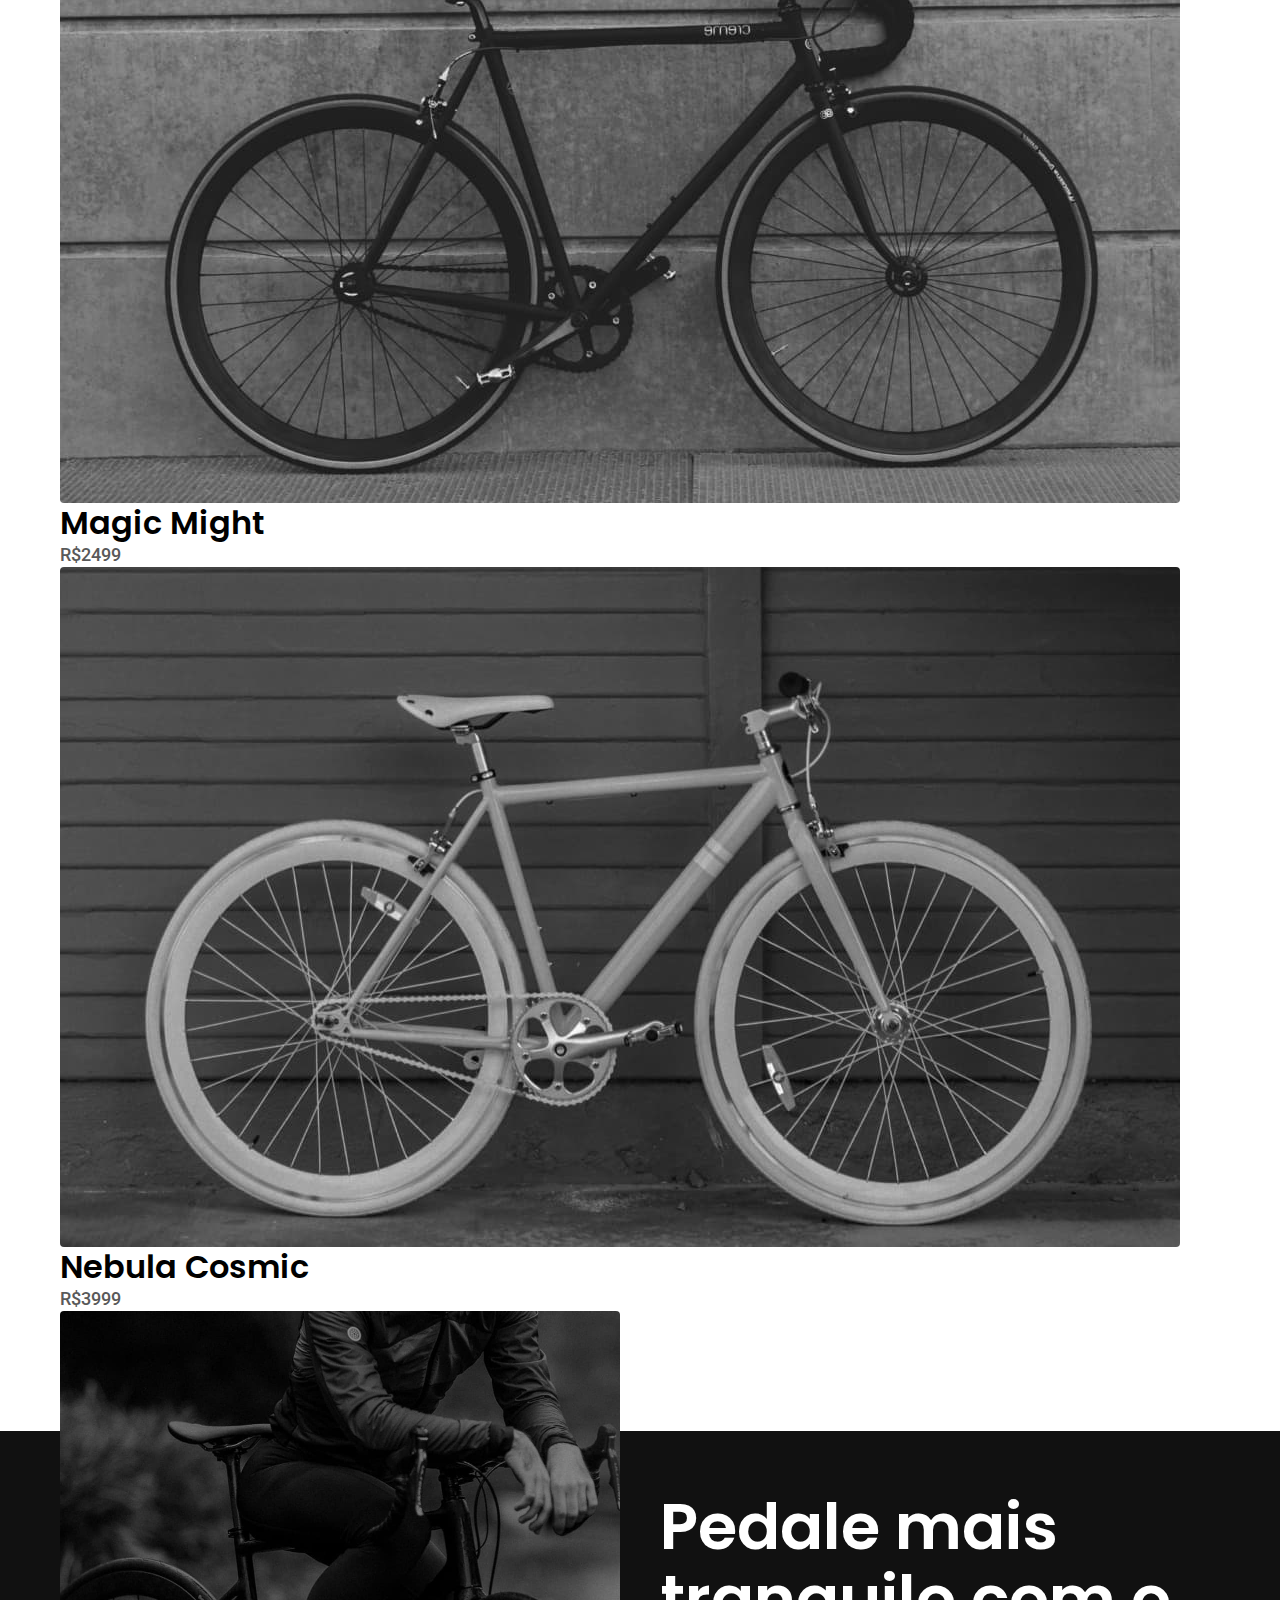
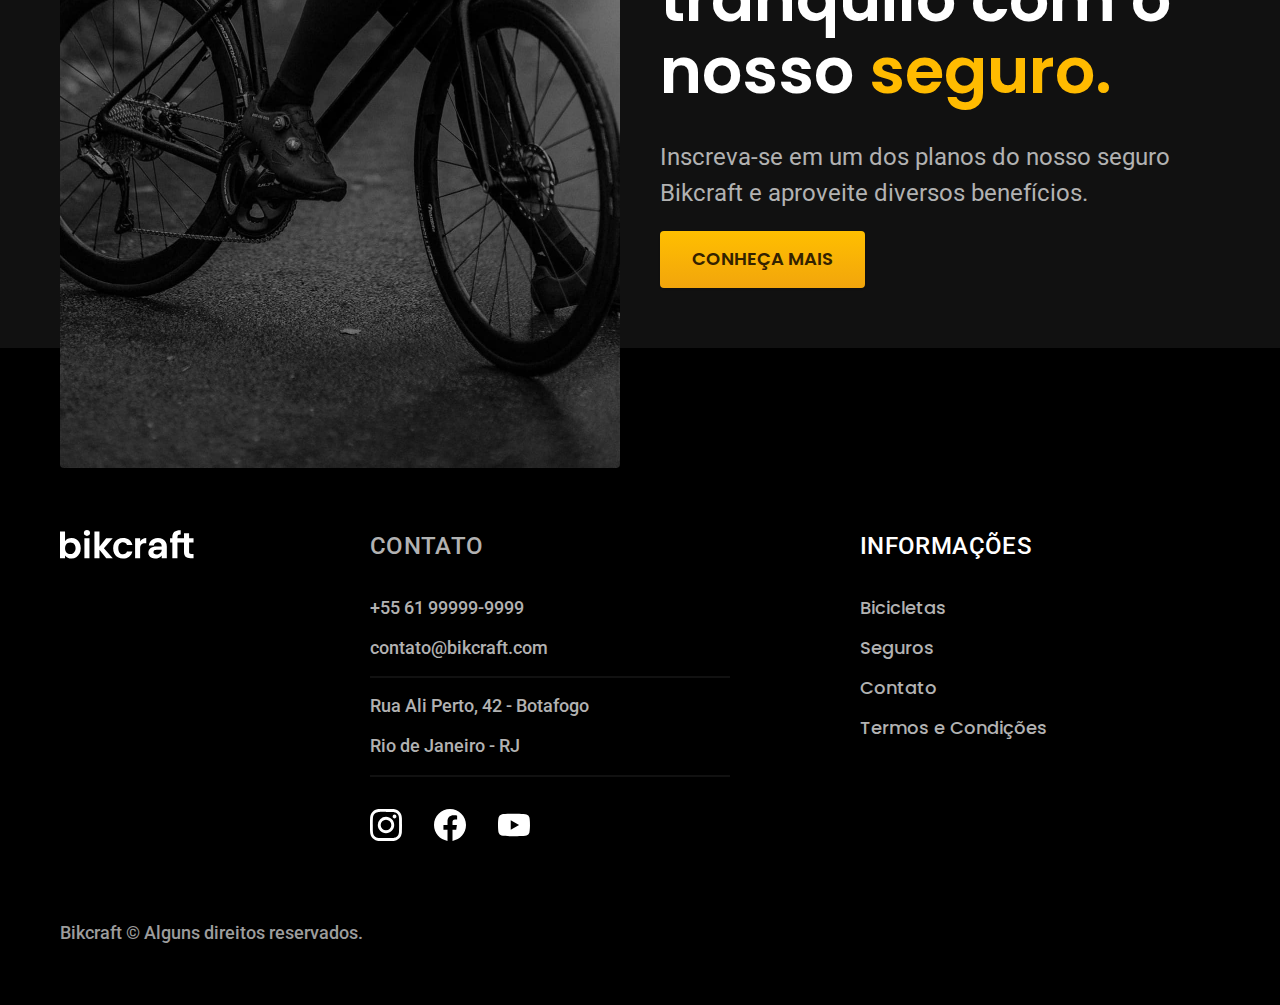
<file: bicicletas/nimbus.html>
<!DOCTYPE html>
<html lang="pt-br">

<head>
  <meta charset="UTF-8">
  <meta name="viewport" content="width=device-width, initial-scale=1.0">

  <title>Nimbus | Bikcraft</title>
  <meta name="description" content="Nimbus">

  <link rel="icon" href="../favicon.svg" type="image/svg+xml">
  <link rel="preload" href="../css/style.min.css" as="style">
  <link rel="stylesheet" href="../css/style.min.css">

  <script>document.documentElement.classList.add('js')</script>


  <link rel="preconnect" href="https://fonts.googleapis.com">
  <link rel="preconnect" href="https://fonts.gstatic.com" crossorigin>
  <link href="https://fonts.googleapis.com/css2?family=Merriweather:ital,wght@1,900&family=Poppins:wght@400;600&family=Roboto:wght@400;500&display=swap" rel="stylesheet">
</head>

<body id="bicicleta">
  <header class="header-bg">
    <div class="header container">
      <a href="../">
        <img src="../img/bikcraft.svg" width="136" height="32" alt="Bikcraft">
      </a>

      <nav aria-label="primária">
        <ul class="header-menu font-1-m cor-0">
          <li><a href="../bicicletas.html">Bicicletas</a></li>
          <li><a href="../seguros.html">Seguros</a></li>
          <li><a href="../contato.html">Contato</a></li>
        </ul>
      </nav>
    </div>
  </header>

  <main class="titulo-bg">
    <div>
      <div class="titulo container">
        <p class="font-2-xl cor-5">R$ 4999</p>
        <h1 class="font-1-xxl cor-0">Nimbus Stark<span class="cor-p1">.</span></h1>
      </div>
    </div>
    <div class="bicicleta container">
      <div class="bicicleta-imagens">
        <img src="../img/bicicleta/nimbus1.jpg" width="1120" height="680" alt="Bicicleta preta">
        <img src="../img/bicicleta/nimbus2.jpg" width="1120" height="680" alt="Bicicleta preta">
        <img src="../img/bicicleta/nimbus3.jpg" width="1120" height="680" alt="Bicicleta branca">
      </div>
      <div class="bicicleta-conteudo">
        <p class="font-2-l cor-5">A Nimbus Stark é a melhor Bikcraft já criada pela nossa equipe. Ela vem equipada com os melhores acessórios, o que garante maior velocidade.</p>
        <div class="bicicleta-comprar">
          <a class="botao" href="../orcamento.html?tipo=bikcraft&produto=nimbus">Comprar Agora</a>
          <span class="font-1-xs cor-6"><img src="../img/icones/entrega.svg" width="16" height="16" alt=""> entrega em 5 dias</span>
          <span class="font-1-xs cor-6"><img src="../img/icones/entrega.svg" width="16" height="16" alt=""> 18 em estoque</span>
        </div>


        <h2 class="font-1-xs cor-0">Informações</h2>
        <ul class="bicicleta-informacoes">
          <li>
            <img src="../img/icones/eletrica.svg" width="32" height="32" alt="">
            <h3 class="font-1-m cor-0">Motor Elétrico</h3>
            <p class="font-2-xs cor-5">Permite você viajar distâncias inimaginaveis com a sua bike.</p>
          </li>
          <li>
            <img src="../img/icones/velocidade.svg" width="32" height="32" alt="">
            <h3 class="font-1-m cor-0">50 km/h</h3>
            <p class="font-2-xs cor-5">A mais rápida bicicleta elétrica disponível hoje no mercado.</p>
          </li>
          <li>
            <img src="../img/icones/eletrica.svg" width="32" height="32" alt="">
            <h3 class="font-1-m cor-0">Rastreador</h3>
            <p class="font-2-xs cor-5">Rastreador e sistema anti-furto para garantir o seu sossego.</p>
          </li>
          <li>
            <img src="../img/icones/eletrica.svg" width="32" height="32" alt="">
            <h3 class="font-1-m cor-0">Fibra de Carbono</h3>
            <p class="font-2-xs cor-5">Maior proteção possível para a sua Bikcraft com fibra de carbono.</p>
          </li>
        </ul>
        <h2 class="font-1-xs cor-0">Ficha Técnica</h2>
        <ul class="bicicleta-ficha font-2-s cor-4">
          <li>Peso <span>9kg<span></li>
          <li>Altura <span>60 cm<span></li>
          <li>Largura <span>120 cm<span></li>
          <li>Profundidade <span>10 cm<span></li>
          <li>Marchar <span>16<span></li>
          <li>Roda <span>29<span></li>
        </ul>
      </div>
    </div>
  </main>

  <article class="bicicletas-listas container">
    <h2 class="font-1-xxl">escolha a sua<span class="cor-p1">.</span></h2>

    <ul>
      <li>
        <a href="./magic.html">
          <img src="../img/bicicletas/magic.jpg" width="1120" height="680" alt="Bicileta preta">
          <h3 class="font-1-xl">Magic Might</h3>
          <span class="font-2-m cor-8">R$2499</span>
        </a>
      </li>
      <li>
        <a href="./nebula.html">
          <img src="../img/bicicletas/nebula.jpg" width="1120" height="680" alt="Bicicleta branca">
          <h3 class="font-1-xl">Nebula Cosmic</h3>
          <span class="font-2-m cor-8">R$3999</span>
        </a>
      </li>
    </ul>
  </article>

  <article class="seguro-bg">
    <div class="seguro container">
      <div class="seguro-imagem">
        <img src="../img/fotos/seguros.jpg" width="1360" height="1512" alt="Pessoa parada em cima de uma bicicleta">
      </div>
      <div class="seguro-conteudo">
        <h2 class="font-1-xxl cor-0">Pedale mais tranquilo com o nosso <span class="cor-p1">seguro.</span></h2>
        <p class="font-2-l cor-5">Inscreva-se em um dos planos do nosso seguro Bikcraft e aproveite diversos benefícios.</p>
        <a class="botao" href="../seguros.html">Conheça Mais</a>
      </div>
    </div>
  </article>


  <footer class="footer-bg">
    <div class="footer container">
      <img src="../img/bikcraft.svg" width="136" height="32" alt="Bikcraft">
      <div class="footer-contato">
        <h3 class="font-2-l-b cor-5">Contato</h3>
        <ul class="font-2-m cor-5">
          <li><a href="tel:+5561999999999">+55 61 99999-9999</a></li>
          <li><a href="mailto:contato@bikcraft.com">contato@bikcraft.com</a></li>
          <li>Rua Ali Perto, 42 - Botafogo</li>
          <li>Rio de Janeiro - RJ</li>
        </ul>
        <div class="footer-redes">
          <a href="../">
            <img src="../img/redes/instagram.svg" width="32" height="32" alt="Instagram">
          </a>
          <a href="../">
            <img src="../img/redes/facebook.svg" width="32" height="32" alt="Facebook">
          </a>
          <a href="../">
            <img src="../img/redes/youtube.svg" width="32" height="32" alt="YouTube">
          </a>
        </div>
      </div>
      <div class="footer-informacoes">
        <h3 class="font-2-l-b cor-0">Informações</h3>
        <nav>
          <ul class="font-1-m cor-5">
            <li><a href="../bicicletas.html">Bicicletas</a></li>
            <li><a href="../seguros.html">Seguros</a></li>
            <li><a href="../contato.html">Contato</a></li>
            <li><a href="../termos.html">Termos e Condições</a></li>
          </ul>
        </nav>
      </div>
      <p class="footer-copy font-2-m cor-6">Bikcraft © Alguns direitos reservados.</p>
    </div>
  </footer>
  <script src="../js/script.min.js"></script>
</body>

</html>
</file>
<file: css/style.min.css>
blockquote,
dd,
h1,
h2,
h3,
h4,
p,
ul {
  margin: 0;
}
ul {
  padding: 0;
  list-style: none;
}
img {
  display: block;
  max-width: 100%;
  height: auto;
}
img[src$=".jpg"] {
  border-radius: 4px;
}
a {
  text-decoration: none;
  color: inherit;
}
body {
  margin: 0;
  font-family: Arial, Helvetica, sans-serif;
}
.header-bg {
  background-color: var(--cor-12);
}
.header {
  display: flex;
  flex-wrap: wrap;
  gap: 20px;
  justify-content: space-between;
  align-items: center;
  padding-top: 20px;
  padding-bottom: 20px;
}
.header-menu {
  display: flex;
  flex-wrap: wrap;
  gap: 40px;
}
.header-menu a {
  display: inline-block;
  padding: 16px 0;
  position: relative;
}
.header-menu a:after {
  content: "";
  display: block;
  height: 2px;
  width: 0%;
  background-color: var(--cor-0);
  margin-top: 4px;
  transition: 0.3s;
  position: absolute;
}
.header-menu a.ativo::after,
.header-menu a:hover::after {
  width: 100px;
}
@media (max-width: 800px) {
  .header-menu {
    gap: 20px;
  }
  .header-menu a {
    background: var(--cor-11);
    padding: 12px 16px;
    border-radius: 4px;
  }
  .header-menu a:hover {
    background-color: var(--cor-10);
  }
  .header a:after {
    display: none;
  }
}
@media (max-width: 600px) {
  .header-menu {
    gap: 12px;
  }
  .header-menu a {
    padding: 8px 12px;
    font-size: 14px;
  }
}
.footer-bg {
  background-color: var(--cor-12);
}
.footer {
  display: grid;
  grid-template-columns: 3fr 5fr 4fr;
  gap: 40px;
  padding: 60px;
  padding-bottom: 60px;
}
.footer h3 {
  margin-bottom: 32px;
}
.footer-contato ul {
  margin-bottom: 32px;
}
.footer-contato li:nth-child(2n):after {
  content: "";
  display: block;
  max-width: 360px;
  height: 2px;
  background: var(--cor-11);
  margin-top: 16px;
}
.footer li {
  margin-bottom: 16px;
}
.footer-redes {
  display: flex;
  gap: 32px;
}
.footer a:hover {
  color: var(--cor-0);
}
.footer-copy {
  grid-column: 1/-1;
  margin-top: 40px;
}
@media (max-width: 800px) {
  .footer > img {
    display: none;
  }
  .footer {
    grid-template-columns: 1fr 1fr;
  }
}
@media (max-width: 600px) {
  .footer {
    grid-template-columns: 1fr;
    gap: 60px;
  }
  .footer-copy {
    margin-top: 0;
  }
}
.container {
  max-width: 1200px;
  box-sizing: border-box;
  padding-left: 20px;
  padding-right: 20px;
  margin-left: auto;
  margin-right: auto;
}
.botao {
  display: inline-block;
  padding: 16px 32px;
  background: linear-gradient(#ffbf00, #f2a50c);
  border-radius: 4px;
  box-shadow: 0 1px 2px rgba(0, 0, 0, 0.1);
  text-transform: uppercase;
  color: var(--cor-p5);
  font: 600 1.125rem/1.35 Poppins, sans-serif;
  max-width: max-content;
  border: none;
  cursor: pointer;
}
.botao:hover {
  background: linear-gradient(#ffb60d, #e59317);
}
.botao.secundario {
  background: var(--cor-10);
  color: var(--cor-2);
}
.botao.seta {
  display: flex;
  align-items: center;
}
.botao.seta::after {
  content: "";
  display: inline-block;
  width: 18px;
  height: 10px;
  margin-left: 12px;
  background: url("../img/icones/seta.svg");
  transition: 0s;
}
.botao.seta:hover::after {
  transform: translateX(4px);
}
.botao.secundario:hover {
  background: var(--cor-9);
}
@media (max-width: 600px) {
  .botao a {
    padding: 12px 16px;
    font-size: 1rem;
  }
}
.link {
  display: inline-block;
  color: var(--cor-p1);
  font: 500 1.5rem/1.5 Poppins, sans-serif;
  text-transform: uppercase;
}
.link::after {
  content: "";
  display: block;
  width: 100%;
  height: 4px;
  background-color: currentColor;
}
.link:hover {
  color: var(--cor-0);
}
.titulo-bg {
  padding-top: 60px;
  padding-bottom: 60px;
  background-color: var(--cor-11);
}
.titulo {
  background: url("../img/dec/top-right.svg") no-repeat top right 20px;
}
.titulo p {
  margin-bottom: 4px;
}
@media (max-width: 800px) {
  .titulo {
    padding-top: 40px;
    padding-bottom: 40px;
  }
  .titulo p {
    font-size: 1rem;
    text-transform: lowercase;
    font-weight: 400;
  }
}
.form {
  display: grid;
  grid-template-columns: 1fr 1fr;
  gap: 20px;
}
.form label {
  display: block;
  font: 400 1rem/1.5 Popins, sans-serif;
  margin-bottom: 4px;
}
.form .col-2 {
  grid-column: span 2;
}
.form input[type="email"],
.form input[type="text"],
.form textarea {
  font: 400 1rem/1.5 Roboto, sans-serif;
  background: var(--cor-1);
  border: 1px solid var(--cor-2);
  padding: 12px;
  width: 100%;
  box-sizing: border-box;
}
.form input[type="email"]:focus,
.form input[type="text"]:focus,
.form textarea:focus {
  outline: 0;
  border-color: var(--cor-p1);
  background: var(--cor-1);
  box-shadow: 0 0 0 2px #fea;
}
@media (max-width: 600px) {
  .form {
    grid-template-columns: 1fr;
  }
  .form .col-2 {
    grid-column: 1;
  }
}
.font-1-xs {
  font: 500 0.75rem/1.35 Poppins, sans-serif;
}
.font-2-xs {
  font: 400 0.875rem/1.43 Roboto, sans-serif;
}
.font-1-s {
  font: 500 1rem/1.5 Poppins, sans-serif;
}
.font-2-s {
  font: 400 1rem/1.5 Roboto, sans-serif;
}
.font-1-m,
.font-1-m-b {
  font: 500 1.125rem/1.35 Poppins, sans-serif;
}
.font-1-m-b {
  font-weight: 600;
}
.font-2-m {
  font: 500 1.125rem/1.35 Roboto, sans-serif;
}
.font-1-l {
  font: 500 1.5rem/1.5 Poppins, sans-serif;
}
.font-2-l,
.font-2-l-b {
  font: 400 1.5rem/1.5 Roboto, sans-serif;
}
.font-2-l-b {
  font-weight: 500;
  letter-spacing: 0.015em;
  text-transform: uppercase;
}
.font-1-xl {
  font: 600 2rem/1.25 Poppins, sans-serif;
}
.font-2-xl {
  font: 500 2rem/1.25 Roboto, sans-serif;
}
.font-1-xxl {
  font: 600 4rem/1.125 Poppins, sans-serif;
}
@media (max-width: 1200px) {
  .font-1-xxl {
    font-size: 3rem;
  }
  .font-2-l {
    font-size: 1.125rem;
  }
  .font-2-l-b {
    font-size: 1.125rem;
  }
}
@media (max-width: 800px) {
  .font-1-xxl {
    font-size: 2rem;
  }
  .font-1-xl,
  .font-2-xl {
    font-size: 1.5rem;
  }
}
:root {
  --cor-0: #ffffff;
  --cor-1: #f7f7f7;
  --cor-2: #ededed;
  --cor-3: #dedede;
  --cor-4: #cccccc;
  --cor-5: #b2b2b2;
  --cor-6: #9c9c9c;
  --cor-7: #717171;
  --cor-8: #595959;
  --cor-9: #404040;
  --cor-10: #2e2e2e;
  --cor-11: #111111;
  --cor-12: #000000;
  --cor-p1: #ffbb00;
  --cor-p2: #e4a30b;
  --cor-p3: #a66f00;
  --cor-p4: #664400;
  --cor-p5: #332200;
}
.cor-0 {
  color: var(--cor-0);
}
.cor-1 {
  color: var(--cor-1);
}
.cor-2 {
  color: var(--cor-2);
}
.cor-3 {
  color: var(--cor-3);
}
.cor-4 {
  color: var(--cor-4);
}
.cor-5 {
  color: var(--cor-5);
}
.cor-6 {
  color: var(--cor-6);
}
.cor-7 {
  color: var(--cor-7);
}
.cor-8 {
  color: var(--cor-8);
}
.cor-9 {
  color: var(--cor-9);
}
.cor-10 {
  color: var(--cor-9);
}
.cor-11 {
  color: var(--cor-11);
}
.cor-12 {
  background-color: var(--cor-12);
}
.cor-p1 {
  color: var(--cor-p1);
}
.cor-p2 {
  color: var(--cor-p2);
}
.cor-p3 {
  color: var(--cor-p3);
}
.cor-p4 {
  color: var(--cor-p4);
}
.cor-p5 {
  color: var(--cor-p5);
}
.js .fadeInDown {
  transform: translate3d(0, -20px, 0);
}
.js .fadeInUp {
  transform: translate3d(0, 20px, 0);
}
.js .fadeInRight {
  transform: translate3d(20px, 0, 0);
}
.js .fadeInLeft {
  transform: translate3d(-20px, 0, 0);
}
.js [data-anime] {
  opacity: 0;
}
.js .anime {
  opacity: 1;
  transform: none;
  transition: transform 0.8s, opacity 0.8s;
}
.introducao-bg {
  background: var(--cor-12) url("../img/dec/bottom-left.svg") no-repeat bottom
    160px left 20px;
  box-shadow: inset 0 -120px var(--cor-0);
}
.introducao {
  display: grid;
  grid-template-columns: 1fr 1fr;
  gap: 0 40px;
}
.introducao-conteudo {
  align-self: end;
  padding-bottom: 200px;
}
.introducao img {
  height: 100%;
  object-fit: cover;
  border-radius: 4px;
}
.introducao h1 {
  margin-bottom: 32px;
}
.introducao p {
  margin-bottom: 20px;
  color: #b2b2b2;
}
@media (max-width: 1200px) {
  .introducao h1 {
    font-size: 48px;
  }
  .introducao p {
    font-size: 18px;
  }
}
@media (max-width: 800px) {
  .introducao-bg {
    background: var(--cor-11);
    padding-top: 40px;
    box-shadow: inset 0 -60px #fff;
  }
  .introducao {
    grid-template-columns: 1fr;
    gap: 32px;
  }
  .introducao-conteudo {
    padding: 0;
  }
  .introducao h1 {
    margin-bottom: 16px;
  }
  .introducao img {
    height: 300px;
    width: 100%;
  }
}
.tecnologia-bg {
  background-color: var(--cor-11);
  box-shadow: inset 0 80px var(--cor-0), inset 0 -80px var(--cor-0);
}
.tecnologia {
  display: grid;
  grid-template-columns: 1fr 1fr;
  gap: 40px;
}
.tecnologia-imagem img {
  width: 100;
  height: 100%;
  object-fit: cover;
  object-position: left;
}
.tecnologia-conteudo {
  padding-top: 160px;
  padding-bottom: 160px;
}
.tecnologia-conteudo > span {
  display: block;
  margin-bottom: 20px;
}
.tecnologia-conteudo h2 {
  margin-bottom: 32px;
}
.tecnologia-conteudo > p {
  margin-bottom: 20px;
}
.tecnologia a {
  margin-bottom: 80px;
}
.tecnlogia-vantagens {
  display: flex;
  gap: 40px;
}
.tecnlogia-vantagens h3 {
  margin-bottom: 8px;
  width: max-content;
}
.tecnlogia-vantagens img {
  width: 24px;
  margin-bottom: 8px;
}
@media (max-width: 800px) {
  .tecnologia-bg {
    box-shadow: initial;
  }
  .tecnologia {
    grid-template-columns: 1fr;
  }
  .tecnologia-conteudo {
    padding-top: 60px;
    padding-bottom: 60px;
  }
  .tecnologia-imagem {
    display: none;
  }
  .tecnologia a {
    margin-bottom: 60px;
  }
}
@media (max-width: 800px) {
  .tecnlogia-vantagens {
    flex-direction: column;
  }
}
.parceiros {
  padding-top: 60px;
  padding-bottom: 120px;
}
.parceiros h2 {
  margin-bottom: 60px;
}
.parceiros ul {
  padding: 0 20px;
  max-width: 1400px;
  display: grid;
  grid-template-columns: repeat(4, 1fr);
  margin: 0 auto;
}
.parceiros li {
  display: flex;
  padding: 32px;
  border-left: 2px solid var(--cor-2);
}
.parceiros img {
  margin: auto;
}
.parceiros li:first-child,
.parceiros li:nth-child(5) {
  border-left: none;
}
.parceiros li:nth-child(n + 5) {
  border-top: 2px solid var(--cor-2);
}
@media (max-width: 800px) {
  .parceiros {
    padding-bottom: 60px;
  }
  .parceiros li {
    padding: 20px;
  }
  .parceiros h2 {
    margin-bottom: 20px;
  }
  .parceiros ul {
    grid-template-columns: repeat(2, 1fr);
  }
  .parceiros li:nth-child(n + 3) {
    border-top: 2px solid var(--cor-2);
  }
  .parceiros li:nth-child(odd) {
    border-left: none;
  }
}
.depoimento {
  display: grid;
  grid-template-columns: 1fr 1fr;
  background-color: var(--cor-p1);
  overflow: hidden;
}
.depoimento img {
  width: 100%;
  height: 100%;
  object-fit: cover;
  border-radius: 0;
}
.depoimento-conteudo {
  padding: 40px 40px 80px 80px;
  align-self: end;
  background: url("../img/dec/bottom-right-p.svg") no-repeat bottom 40px right
    40px;
}
.depoimento-conteudo p {
  max-width: 32ch;
  font-family: Merriweather, serif;
  font-style: italic;
  font-weight: 900;
  margin-bottom: 32px;
  position: relative;
}
.depoimento p::after,
.depoimento p::before {
  font-size: 5rem;
  color: var(--cor-p2);
  position: absolute;
}
.depoimento p::before {
  content: "“";
  left: -50px;
  top: -20px;
}
.depoimento p::after {
  content: "”";
}
@media (min-width: 1200px) {
  .depoimento img {
    max-height: 520px;
  }
}
@media (max-width: 800px) {
  .depoimento {
    grid-template-columns: 1fr;
    text-align: center;
  }
  .depoimento img {
    max-height: 200px;
  }
  .depoimento-conteudo {
    padding: 40px 20px;
    justify-self: center;
  }
}
.bicicletas-lista {
  padding-top: 60px;
  padding-bottom: 120px;
}
.bicicletas-lista h2 {
  margin-bottom: 40px;
}
.bicicletas-lista ul {
  display: flex;
  gap: 40px;
  padding: 0 20px 20px 20px;
  max-width: 1440px;
  margin-left: auto;
  margin-right: auto;
  overflow-x: auto;
}
#bicicleta .bicicletas-lista ul {
  padding: 0 0 20px 0;
}
.bicicletas-lista li {
  min-width: 280px;
}
.bicicletas-lista a {
  display: block;
}
.bicicletas-lista img {
  margin-bottom: 16px;
}
.bicicletas-lista h3 {
  margin-bottom: 8px;
  display: flex;
  align-items: center;
}
.bicicletas-lista h3::before {
  content: "";
  display: inline-block;
  height: 8px;
  width: 12px;
  margin-right: 8px;
  background-color: var(--cor-p1);
  transition: 0.2s;
}
.bicicletas-lista a:hover h3::before {
  width: 24px;
}
.bicicletas-lista li span {
  padding-left: 20px;
}
@media (max-width: 800px) {
  .bicicletas-lista {
    padding-bottom: 60px;
  }
  .bicicletas-lista ul {
    gap: 20px;
  }
}
.bicicletas-bg {
  background: linear-gradient(to right, var(--cor-0) 30%, var(--cor-11) 0);
}
.bicicletas {
  display: grid;
  grid-template-columns: 1fr 1fr;
  gap: 40px;
  padding-top: 60px;
  padding-bottom: 60px;
  background: url("../img/dec/top-right.svg") no-repeat top 40px right 20px;
}
.bicicletas-imagem {
  display: grid;
}
.bicicletas-imagem img {
  grid-area: 1/1;
}
.bicicletas-imagem span {
  grid-area: 1/1;
  place-self: start end;
  margin-top: 20px;
  background: var(--cor-12);
  display: inline-block;
  padding: 8px 16px 8px 8px;
  border-radius: 4px 0 0 4px;
}
.bicicletas-conteudo {
  display: grid;
  grid-template-columns: 1fr auto;
  align-content: start;
}
.bicicletas h2,
.bicicletas p {
  grid-column: 1/-1;
}
.bicicletas h2 {
  margin-bottom: 20px;
}
.bicicletas h2::before {
  content: "";
  display: block;
  width: 12px;
  height: 8px;
  background-color: var(--cor-p1);
  margin-bottom: 8px;
}
.bicicletas p {
  margin-bottom: 32px;
}
.bicicletas a {
  place-self: end;
}
.bicicletas li {
  display: flex;
  align-items: center;
}
.bicicletas ul {
  display: grid;
  gap: 16px;
}
.bicicletas-conteudo img {
  width: 24px;
  margin-right: 8px;
}
@media (max-width: 800px) {
  .bicicletas-bg {
    background: var(--cor-11);
  }
  .bicicletas {
    grid-template-columns: 1fr;
    gap: 20px;
    padding-top: 40px;
    padding-bottom: 40px;
  }
}
@media (max-width: 600px) {
  .bicicletas-conteudo {
    grid-template-columns: 1fr;
  }
  .bicicletas ul {
    font-size: 1rem;
    grid-template-columns: 1fr 1fr;
    margin-bottom: 32px;
  }
  .bicicletas a {
    place-self: start;
  }
}
.bicicleta {
  display: grid;
  grid-template-columns: 1fr 1fr;
  align-items: start;
  gap: 40px;
  padding-top: 60px;
  padding-bottom: 60px;
}
#bicicleta .titulo p {
  text-transform: uppercase;
}
.bicicleta-imagens {
  display: flex;
  flex-wrap: wrap;
  gap: 20px;
}
.bicicleta-imagens img {
  flex: 1;
  min-width: 200px;
}
.bicicleta-imagens img:first-child {
  min-width: 100%;
}
.bicicleta-conteudo > p {
  margin-bottom: 32px;
}
.bicicleta-comprar {
  display: grid;
  grid-template-columns: max-content auto;
  align-items: center;
  justify-items: start;
  gap: 8px 12px;
  margin-bottom: 40px;
}
.bicicleta-comprar a {
  grid-row: span 2;
}
.bicicleta-comprar span {
  display: flex;
  align-items: center;
  background-color: var(--cor-12);
  padding: 4px 8px;
  border-radius: 4px;
  gap: 8px;
}
.bicicleta-conteudo h2 {
  text-transform: uppercase;
  letter-spacing: 0.015rem;
  margin-bottom: 12px;
}
.bicicleta-ficha,
.bicicleta-informacoes {
  padding: 32px;
  background-color: var(--cor-12);
  border-radius: 4px;
}
.bicicleta-informacoes {
  margin-bottom: 40px;
  display: grid;
  grid-template-columns: 1fr 1fr;
  gap: 32px;
}
.bicicleta-informacoes img {
  width: 24px;
  margin-bottom: 8px;
}
.bicicleta-informacoes h3 {
  margin-bottom: 8px;
}
.bicicleta-ficha li {
  padding: 4px 0;
  display: flex;
  justify-content: space-between;
  border-bottom: 1px solid var(--cor-11);
}
.bicicleta-ficha li:last-child {
  border-bottom: none;
}
.bicicleta-ficha span {
  color: var(--cor-6);
}
@media (max-width: 800px) {
  .bicicleta {
    grid-template-columns: 1fr;
    padding-top: 40px;
    padding-bottom: 40px;
  }
  .bicicleta-imagens {
    grid-row: 2;
  }
}
@media (max-width: 800px) {
  .bicicleta-informacoes {
    grid-template-columns: 1fr;
  }
  .bicicleta-comprar {
    grid-template-columns: 1fr;
  }
}
.seguro-bg {
  background-color: var(--cor-11);
  box-shadow: inset 0 120px var(--cor-0), inset 0 -120px var(--cor-12);
}
.seguro {
  display: grid;
  grid-template-columns: 1fr 1fr;
  gap: 40px;
}
.seguro-imagem img {
  width: 100%;
  height: 100%;
  object-fit: cover;
}
.seguro-conteudo {
  padding-top: 180px;
  padding-bottom: 180px;
}
.seguro h2 {
  margin-bottom: 32px;
}
.seguro p {
  margin-bottom: 20px;
}
@media (max-width: 800px) {
  .seguro-bg {
    box-shadow: inset 0 -60px var(--cor-12);
  }
  .seguro {
    grid-template-columns: 1fr;
  }
  .seguro-conteudo {
    grid-row: 1;
    padding-top: 40px;
    padding-bottom: 0;
  }
}
.seguros-bg {
  background-color: var(--cor-11);
}
.seguros {
  padding-top: 60px;
  padding-bottom: 60px;
  display: grid;
  grid-template-columns: 1fr 1fr;
  gap: 40px;
  align-items: center;
}
#seguros .seguros {
  padding-top: 0;
}
.seguros h2 {
  grid-column: 1/-1;
}
.seguros-item {
  background-color: var(--cor-12);
  padding: 32px 32px 32px 60px;
  display: grid;
  grid-template-columns: 1fr auto;
  border-radius: 4px;
}
.seguros-item h3 {
  margin-bottom: 40px;
}
.seguros-item span {
  grid-template-columns: 2;
  display: block;
  text-align: right;
}
.seguros-item ul {
  grid-column: 1/-1;
  margin-bottom: 32px;
}
.seguros-item li {
  display: flex;
  align-items: center;
  position: relative;
}
.seguros-item li + li {
  margin-top: 20px;
}
.seguros-item li::before {
  content: "";
  display: inline-block;
  width: 13px;
  height: 9px;
  background-image: url("../img/icones/lista.svg");
  position: absolute;
  left: -21px;
}
.seguros a {
  grid-column: 1/-1;
}
@media (max-width: 800px) {
  .seguros {
    grid-template-columns: 1fr;
  }
}
.vantagens-bg {
  background-color: var(--cor-12);
}
.vantagens {
  padding-top: 120px;
  padding-bottom: 120px;
}
.vantagens h2 {
  margin-bottom: 60px;
}
.vantagens ul {
  display: grid;
  grid-template-columns: repeat(auto-fit, minmax(280px, max-content));
  gap: 40px 80px;
}
.vantagens h3,
.vantagens img {
  margin-bottom: 8px;
}
@media (max-width: 800px) {
  .vantagens {
    padding-top: 60px;
    padding-bottom: 60px;
  }
  .vantagens h2 {
    margin-bottom: 40px;
  }
  .vantagens ul {
    gap: 20px;
  }
}
.perguntas {
  padding-bottom: 120px;
  padding-top: 120px;
}
.perguntas h2 {
  margin-bottom: 60px;
}
.perguntas dl > div {
  padding: 20px;
  border-radius: 4px;
}
.perguntas dl > div:nth-last-child(odd) {
  background-color: var(--cor-1);
}
.perguntas button {
  display: grid;
  grid-template-columns: auto 1fr auto;
  align-items: center;
  gap: 8px;
  cursor: pointer;
  border: none;
  background: 0 0;
  width: 100%;
  text-align: left;
}
.perguntas button::before {
  content: "";
  display: inline-block;
  width: 12px;
  height: 8px;
  background-color: var(--cor-p1);
}
.perguntas button::after {
  content: "";
  display: inline-block;
  width: 14px;
  height: 6px;
  background: url("../img/icones/seta-abrir.svg");
  transition: 0.3s;
}
.perguntas button:hover::after,
.perguntas button[aria-expanded="true"]::after {
  transform: rotate(180deg);
}
.js .perguntas dd {
  display: none;
}
.js .perguntas dd.ativa {
  display: block;
}
.perguntas dd {
  padding-left: 20px;
  padding-top: 16px;
  max-width: 80ch;
}
@media (max-width: 800px) {
  .perguntas {
    padding-top: 60px;
    padding-bottom: 60px;
  }
  .perguntas h2 {
    margin-bottom: 40px;
  }
}
#contato {
  background: linear-gradient(var(--cor-11) 560px, var(--cor-1) 0);
}
.contato {
  display: grid;
  grid-template-columns: 5fr 7fr;
}
.contato-dados,
.contato-formulario {
  padding: 60px;
  box-shadow: 0 1px 2px rgba(0, 0, 0, 0.1);
}
.contato-dados {
  border-radius: 5px 0 0 5px;
  background: var(--cor-12) url("../img/dec/bottom-left.svg") no-repeat bottom
    20px left 20px;
}
.contato-formulario {
  border-radius: 0 5px 5px 0;
  background: var(--cor-0) url("../img/dec/bottom-right.svg") no-repeat bottom
    20px right 20px;
}
.contato-dados h2 {
  margin-bottom: 60px;
}
.contato-endereco {
  margin-bottom: 32px;
  padding-left: 28px;
  background: url("../img/icones/local.svg") no-repeat 0 2px;
}
.contato-endereco p {
  margin-bottom: 8px;
}
.contato-meios a {
  display: block;
  max-width: max-content;
  margin-bottom: 8px;
  padding-left: 28px;
}
.contato-meios a:hover {
  color: var(--cor-0);
}
.contato-meios {
  background: url("../img/icones/email.svg") no-repeat 0 2px;
}
.contato-meios a:nth-child(2) {
  margin-bottom: 32px;
}
.contato-meios a:nth-child(3) {
  background: url("../img/icones/telefone.svg") no-repeat 0 2px;
  margin-bottom: 60px;
}
.contato-redes {
  display: flex;
  gap: 32px;
  padding-left: 28px;
}
@media (max-width: 800px) {
  .contato {
    grid-template-columns: 1fr;
  }
  .contato-dados,
  .contato-formulario {
    padding: 20px;
  }
  .contato-dados {
    border-radius: 5px 5px 0 0;
    background: var(--cor-12);
  }
  .contato-formulario {
    border-radius: 0 0 5px 5px;
  }
  .contato-dados h2,
  .contato-meios a:nth-child(3) {
    margin-bottom: 32px;
  }
  .contato-redes {
    margin-bottom: 12px;
  }
}
.lojas {
  display: grid;
  grid-template-columns: 1fr 1fr;
  gap: 0 40px;
  padding-top: 120px;
  padding-bottom: 120px;
}
.lojas h2 {
  grid-column: 1/-1;
  margin-bottom: 60px;
}
.lojas img {
  border-radius: 4px 4px 0 0;
}
.lojas-item {
  border-radius: 4px;
  background-color: var(--cor-0);
  box-shadow: 0 1px 2px rgba(0, 0, 0, 0.1);
}
.lojas-conteudo {
  display: grid;
  grid-template-columns: 1fr 1fr;
  gap: 32px 16px;
  padding: 32px;
}
.lojas-conteudo h3,
.lojas-tempo {
  grid-column: 1/-1;
}
.lojas-dados {
  display: grid;
  gap: 8px;
  border-left: 2px solid var(--cor-2);
  padding-left: 12px;
}
.lojas-tempo {
  display: flex;
  align-items: center;
  gap: 8px;
}
@media (max-width: 800px) {
  .lojas {
    gap: 20px;
    padding-top: 60px;
    padding-bottom: 60px;
  }
  .lojas h2 {
    margin-bottom: 32px;
  }
  .lojas-conteudo {
    grid-template-columns: 1fr;
  }
}
@media (max-width: 800px) {
  .lojas {
    grid-template-columns: 1fr;
  }
}
#orcamento {
  background: linear-gradient(var(--cor-11) 560px, var(--cor-1) 0);
}
.orcamento {
  display: grid;
  grid-template-columns: 5fr 7fr;
  padding-bottom: 120px;
}
.orcamento h2 {
  text-transform: uppercase;
  position: relative;
  display: flex;
  align-items: center;
}
.orcamento h2::before {
  content: "";
  display: inline-block;
  width: 4px;
  height: 8px;
  background-color: var(--cor-p1);
  position: absolute;
  left: -12px;
}
.orcamento-dados,
.orcamento-produto {
  padding: 60px;
  box-shadow: 0 1px 2px rgba(0, 0, 0, 0.1);
}
.orcamento-produto {
  border-radius: 5px 0 0 5px;
  background: var(--cor-12) url("../img/dec/bottom-left.svg") no-repeat bottom
    20px left 20px;
  display: grid;
  grid-template-columns: 1fr 1fr;
  gap: 20px;
  align-content: start;
}
.orcamento-produto > * {
  grid-column: 1/-1;
}
.orcamento-produto > label {
  grid-column: initial;
}
.orcamento-produto label {
  font: 400 1rem/1.5 Poppins, sans-serif;
  color: var(--cor-4);
  background-color: var(--cor-10);
  padding: 12px 16px;
  border-radius: 4px;
  cursor: pointer;
  display: grid;
  grid-template-columns: auto 1fr auto;
  align-items: center;
  border: 1px solid var(--cor-10);
}
.orcamento-produto input:checked + label {
  background: var(--cor-0);
  color: var(--cor-11);
}
.orcamento-produto label::before {
  content: "";
  display: inline-block;
  box-sizing: border-box;
  width: 12px;
  height: 12px;
  border: 1px solid var(--cor-6);
  border-radius: 50%;
  margin-right: 8px;
}
.orcamento-produto input:checked + label::before {
  border-color: var(--cor-7);
  box-shadow: inset 0 0 0 3px var(--cor-0), inset 0 0 0 6px var(--cor-7);
}
.orcamento-produto label:hover {
  background-color: var(--cor-9);
  border-color: var(--cor-9);
}
.orcamento-produto input:focus + label {
  box-shadow: 0 0 0 2px var(--cor-p1);
  border-color: var(--cor-12);
}
.orcamento-produto label span {
  display: none;
}
.orcamento-produto input:checked + label span {
  display: inline-block;
}
.orcamento-produto input {
  opacity: 0;
  position: absolute;
  pointer-events: none;
}
.orcamento-dados {
  border-radius: 0 5px 5px 0;
  background: var(--cor-0) url("../img/dec/bottom-right.svg") no-repeat bottom
    20px right 20px;
}
.orcamento-conteudo {
  display: none;
}
.orcamento-conteudo h2,
.orcamento-dados h2:nth-of-type(2) {
  margin-top: 20px;
}
#bikcraft:checked ~ #orcamento-bikcraft,
#seguro:checked ~ #orcamento-seguro {
  display: grid;
  gap: 20px;
}
.orcamento-detalhes {
  display: none;
  background: var(--cor-0);
  padding: 20px;
  grid-template-columns: 1fr 1fr;
  border-radius: 4px;
  align-items: center;
}
.orcamento-detalhes li {
  display: flex;
  align-items: center;
  margin-bottom: 8px;
}
.orcamento-detalhes li img {
  width: 16px;
  margin-right: 8px;
}
.orcamento-produto input:checked + label + .orcamento-detalhes {
  display: grid;
}
@media (max-width: 1200px) {
  .orcamento-dados,
  .orcamento-produto {
    padding: 32px;
  }
}
@media (max-width: 800px) {
  .orcamento {
    grid-template-columns: 1fr;
  }
  .orcamento-produto {
    border-radius: 5px 5px 0 0;
    background: var(--cor-12);
  }
  .orcamento-dados {
    border-radius: 0 0 5px 5px;
  }
}
@media (max-width: 400px) {
  .orcamento-produto {
    grid-template-columns: 1fr;
  }
}
.termos {
  padding-top: 80px;
  padding-bottom: 80px;
}
.termos h2 {
  font-weight: 600;
  margin-bottom: 20px;
}
.termos p + h2 {
  margin-top: 40px;
}
.termos p {
  max-width: 75ch;
  margin-bottom: 20px;
}
</file>
